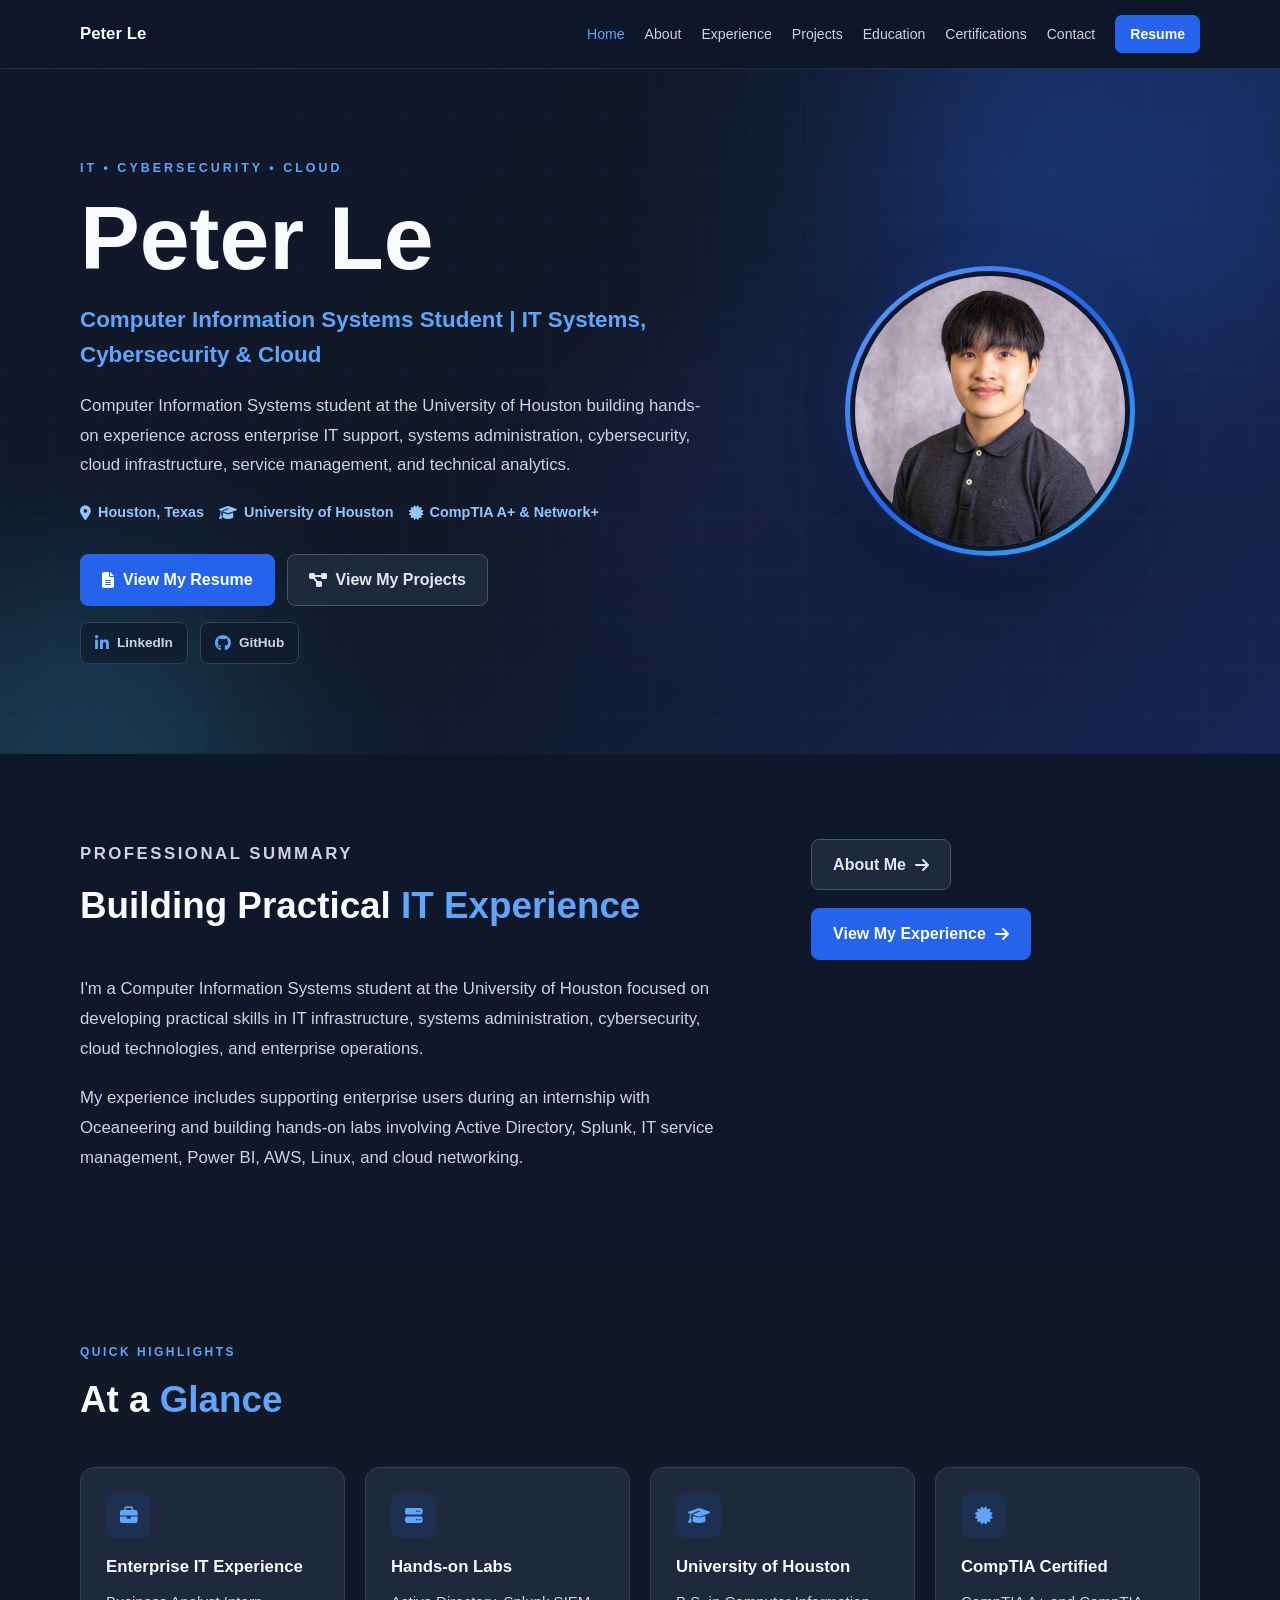
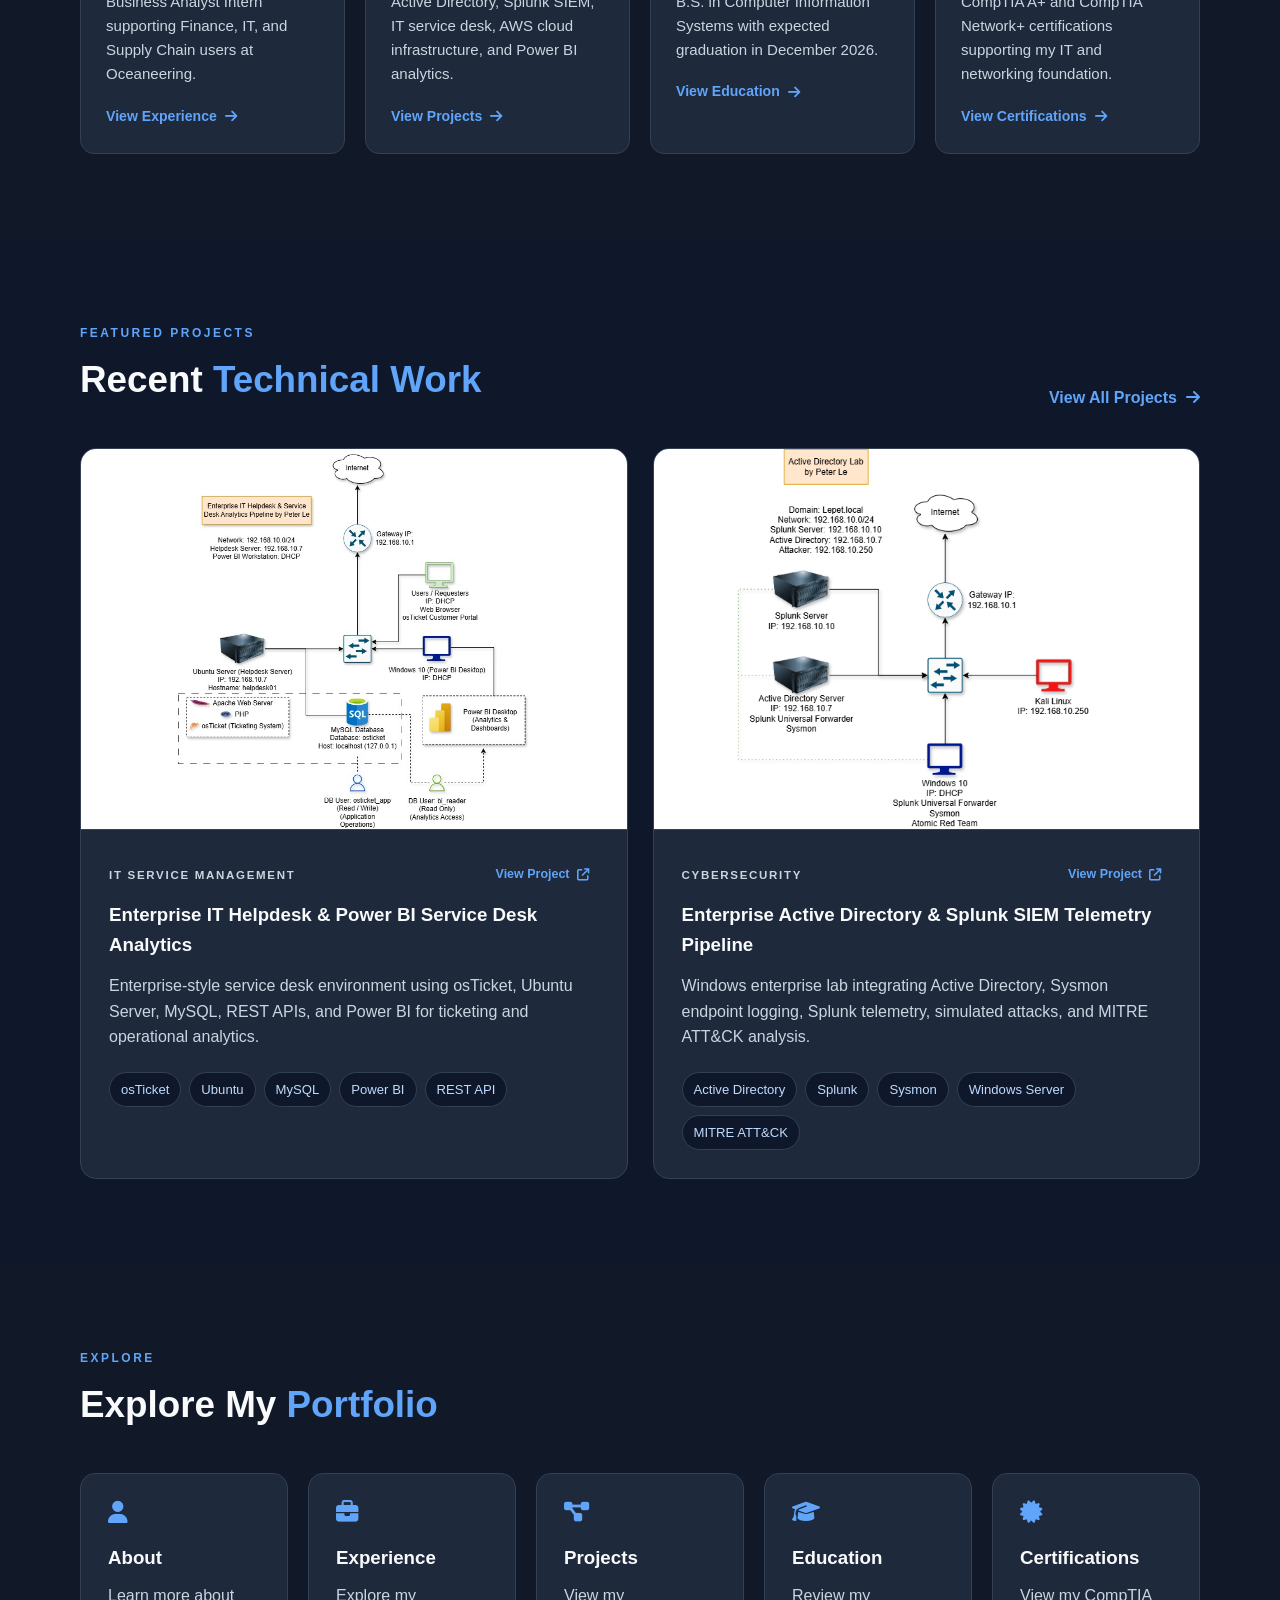
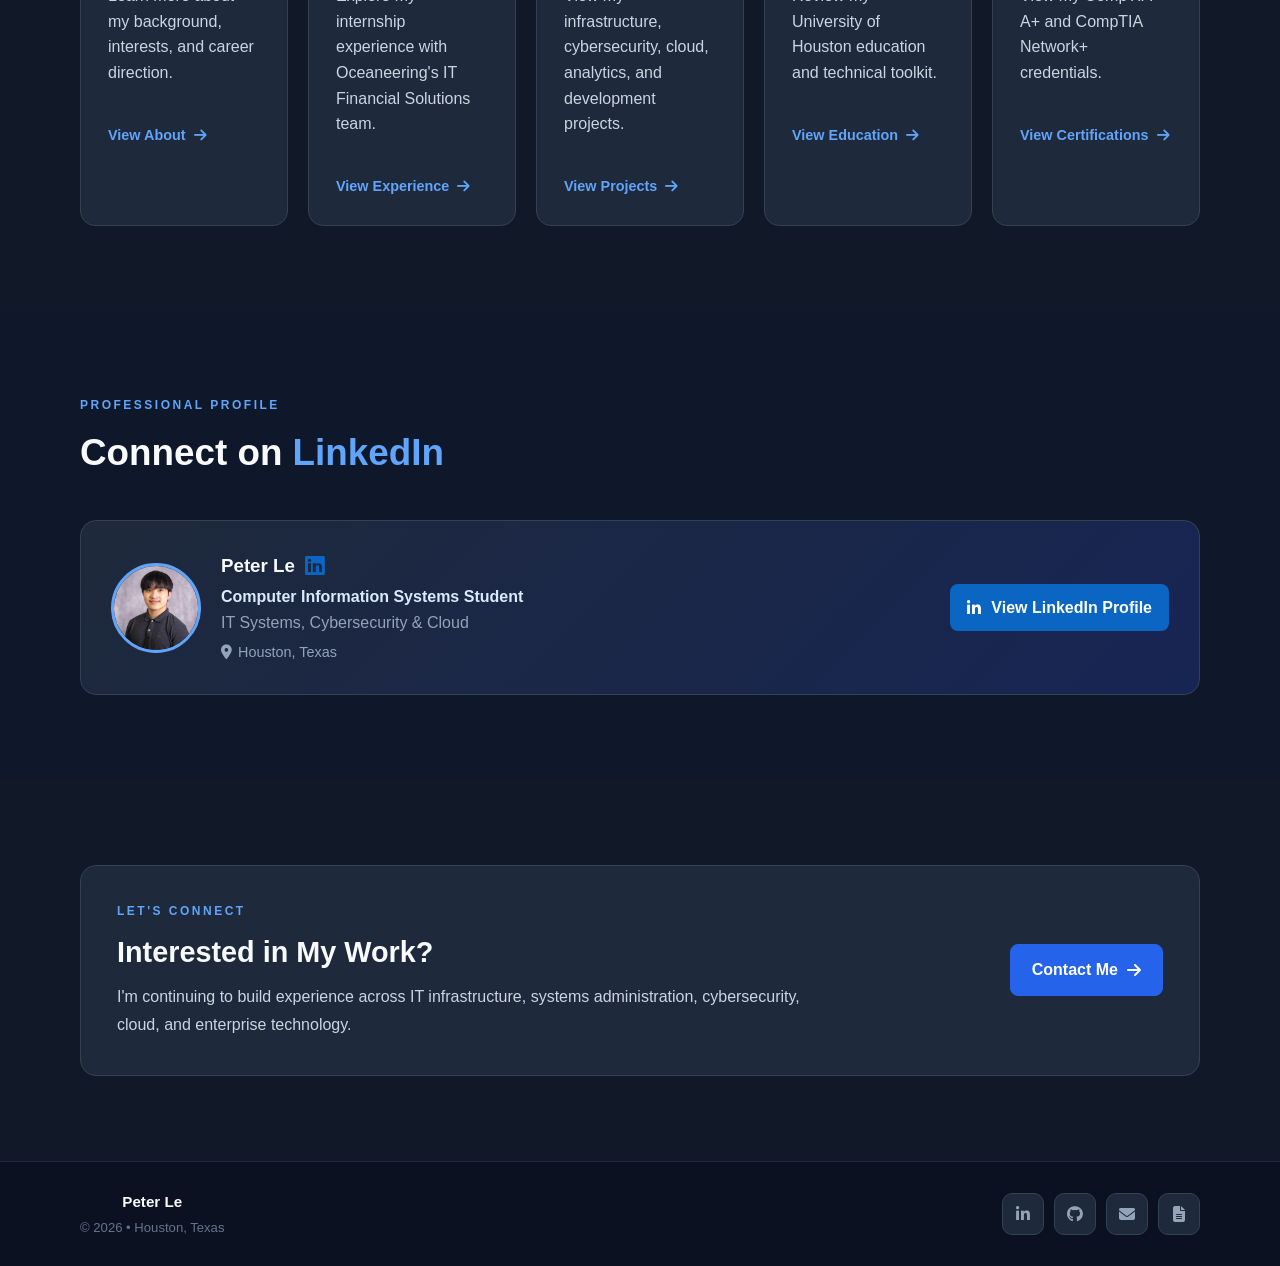
<file: index.html>
<!DOCTYPE html>
<html lang="en">

<head>
  <meta charset="UTF-8" />
  <meta
    name="viewport"
    content="width=device-width, initial-scale=1.0"
  />

  <meta
    name="description"
    content="Peter Le's IT, cybersecurity, cloud, and systems portfolio. Computer Information Systems student at the University of Houston."
  />

  <title>Peter Le | IT, Cybersecurity & Cloud Portfolio</title>

  <link rel="stylesheet" href="style.css" />

  <link
    rel="stylesheet"
    href="https://cdnjs.cloudflare.com/ajax/libs/font-awesome/6.5.2/css/all.min.css"
  />
</head>


<body>


  <!-- =====================================================
       NAVIGATION
  ====================================================== -->

  <nav>

    <div class="container nav-container">

      <a class="nav-name" href="index.html">
        Peter Le
      </a>


      <div class="nav-links">

        <a
          class="active"
          href="index.html"
        >
          Home
        </a>

        <a href="about.html">
          About
        </a>

        <a href="experience.html">
          Experience
        </a>

        <a href="projects.html">
          Projects
        </a>

        <a href="education.html">
          Education
        </a>

        <a href="certifications.html">
          Certifications
        </a>

        <a href="contact.html">
          Contact
        </a>

        <a
          class="nav-resume"
          href="Peter-Le-Resume.pdf"
          target="_blank"
          rel="noopener noreferrer"
        >
          Resume
        </a>

      </div>

    </div>

  </nav>


  <!-- =====================================================
       HERO
  ====================================================== -->

  <header class="hero">

    <div class="hero-grid"></div>

    <div class="hero-blob blob-one"></div>
    <div class="hero-blob blob-two"></div>
    <div class="hero-blob blob-three"></div>


    <div class="container hero-content">


      <!-- HERO TEXT -->

      <div class="hero-text">

        <p class="hero-label">
          IT • CYBERSECURITY • CLOUD
        </p>


        <h1>
          Peter Le
        </h1>


        <h2>
          Computer Information Systems Student
          | IT Systems, Cybersecurity & Cloud
        </h2>


        <p class="hero-description">
          Computer Information Systems student at the University of Houston
          building hands-on experience across enterprise IT support,
          systems administration, cybersecurity, cloud infrastructure,
          service management, and technical analytics.
        </p>


        <!-- HERO CREDENTIALS -->

        <div class="hero-credentials">

          <span>
            <i class="fa-solid fa-location-dot"></i>
            Houston, Texas
          </span>

          <span>
            <i class="fa-solid fa-graduation-cap"></i>
            University of Houston
          </span>

          <span>
            <i class="fa-solid fa-certificate"></i>
            CompTIA A+ & Network+
          </span>

        </div>


        <!-- MAIN HERO BUTTONS -->

        <div class="button-row">

          <a
            href="Peter-Le-Resume.pdf"
            target="_blank"
            rel="noopener noreferrer"
            class="button primary-button"
          >
            <i class="fa-solid fa-file-lines"></i>

            View My Resume
          </a>


          <a
            href="projects.html"
            class="button secondary-button"
          >
            <i class="fa-solid fa-diagram-project"></i>

            View My Projects
          </a>

        </div>


        <!-- LINKEDIN + GITHUB -->

        <div class="hero-social-links">

          <a
            href="https://www.linkedin.com/in/leptr"
            target="_blank"
            rel="noopener noreferrer"
            aria-label="Peter Le on LinkedIn"
          >
            <i class="fa-brands fa-linkedin-in"></i>

            LinkedIn
          </a>


          <a
            href="https://github.com/ptrxle"
            target="_blank"
            rel="noopener noreferrer"
            aria-label="Peter Le on GitHub"
          >
            <i class="fa-brands fa-github"></i>

            GitHub
          </a>

        </div>


      </div>


      <!-- HERO PHOTO -->

      <div class="hero-photo">

        <div class="profile-photo-glow">

          <img
            src="profile.jpg"
            alt="Peter Le"
            class="profile-photo"
          />

        </div>

      </div>


    </div>

  </header>


  <!-- =====================================================
       MAIN CONTENT
  ====================================================== -->

  <main>


    <!-- =====================================================
         PROFESSIONAL SUMMARY
    ====================================================== -->

    <section>

      <div class="container summary-layout reveal">


        <div class="summary-text">

          <p class="section-label">
            PROFESSIONAL SUMMARY
          </p>


          <h2 class="section-title">
            Building Practical
            <span>IT Experience</span>
          </h2>


          <p>
            I'm a Computer Information Systems student at the
            University of Houston focused on developing practical
            skills in IT infrastructure, systems administration,
            cybersecurity, cloud technologies, and enterprise
            operations.
          </p>


          <p>
            My experience includes supporting enterprise users during
            an internship with Oceaneering and building hands-on labs
            involving Active Directory, Splunk, IT service management,
            Power BI, AWS, Linux, and cloud networking.
          </p>

        </div>


        <!-- BOXED SUMMARY BUTTONS -->

        <div class="summary-actions">

          <a
            href="about.html"
            class="button secondary-button"
          >
            About Me

            <i class="fa-solid fa-arrow-right"></i>
          </a>


          <a
            href="experience.html"
            class="button primary-button"
          >
            View My Experience

            <i class="fa-solid fa-arrow-right"></i>
          </a>

        </div>


      </div>

    </section>


    <!-- =====================================================
         QUICK HIGHLIGHTS
    ====================================================== -->

    <section class="alternate-section">

      <div class="container">


        <div class="reveal">

          <p class="section-label">
            QUICK HIGHLIGHTS
          </p>

          <h2 class="section-title">
            At a <span>Glance</span>
          </h2>

        </div>


        <div class="highlight-grid">


          <!-- EXPERIENCE -->

          <article class="info-card reveal">

            <div class="card-icon">
              <i class="fa-solid fa-briefcase"></i>
            </div>


            <h3>
              Enterprise IT Experience
            </h3>


            <p>
              Business Analyst Intern supporting Finance,
              IT, and Supply Chain users at Oceaneering.
            </p>


            <a
              href="experience.html"
              class="card-action-link"
            >
              View Experience

              <i class="fa-solid fa-arrow-right"></i>
            </a>

          </article>


          <!-- PROJECTS -->

          <article class="info-card reveal">

            <div class="card-icon">
              <i class="fa-solid fa-server"></i>
            </div>


            <h3>
              Hands-on Labs
            </h3>


            <p>
              Active Directory, Splunk SIEM, IT service desk,
              AWS cloud infrastructure, and Power BI analytics.
            </p>


            <a
              href="projects.html"
              class="card-action-link"
            >
              View Projects

              <i class="fa-solid fa-arrow-right"></i>
            </a>

          </article>


          <!-- EDUCATION -->

          <article class="info-card reveal">

            <div class="card-icon">
              <i class="fa-solid fa-graduation-cap"></i>
            </div>


            <h3>
              University of Houston
            </h3>


            <p>
              B.S. in Computer Information Systems with expected
              graduation in December 2026.
            </p>


            <a
              href="education.html"
              class="card-action-link"
            >
              View Education

              <i class="fa-solid fa-arrow-right"></i>
            </a>

          </article>


          <!-- CERTIFICATIONS -->

          <article class="info-card reveal">

            <div class="card-icon">
              <i class="fa-solid fa-certificate"></i>
            </div>


            <h3>
              CompTIA Certified
            </h3>


            <p>
              CompTIA A+ and CompTIA Network+ certifications
              supporting my IT and networking foundation.
            </p>


            <a
              href="certifications.html"
              class="card-action-link"
            >
              View Certifications

              <i class="fa-solid fa-arrow-right"></i>
            </a>

          </article>


        </div>

      </div>

    </section>


    <!-- =====================================================
         FEATURED PROJECTS
    ====================================================== -->

    <section>

      <div class="container">


        <div class="section-heading-row reveal">


          <div>

            <p class="section-label">
              FEATURED PROJECTS
            </p>


            <h2 class="section-title no-bottom">
              Recent <span>Technical Work</span>
            </h2>

          </div>


          <a
            href="projects.html"
            class="text-link"
          >
            View All Projects

            <i class="fa-solid fa-arrow-right"></i>
          </a>


        </div>


        <div class="featured-project-grid">


          <!-- HELPDESK PROJECT -->

          <article class="project-card reveal">


            <div class="project-image-container">

              <img
                src="images/helpdesk-pipeline.jpg"
                alt="Enterprise IT Helpdesk and Power BI architecture diagram"
                class="project-image"
              />

            </div>


            <div class="project-content">


              <div class="project-top-row">

                <p class="project-type">
                  IT SERVICE MANAGEMENT
                </p>


                <a
                  href="https://github.com/ptrxle/Enterprise-IT-Helpdesk-Service-Desk-Analytics-Lab"
                  target="_blank"
                  rel="noopener noreferrer"
                  class="project-link-label"
                >
                  View Project

                  <i class="fa-solid fa-arrow-up-right-from-square"></i>
                </a>

              </div>


              <h3>
                Enterprise IT Helpdesk & Power BI Service Desk Analytics
              </h3>


              <p>
                Enterprise-style service desk environment using
                osTicket, Ubuntu Server, MySQL, REST APIs,
                and Power BI for ticketing and operational analytics.
              </p>


              <div class="tech-tags">

                <span class="tech-tag">
                  osTicket
                </span>

                <span class="tech-tag">
                  Ubuntu
                </span>

                <span class="tech-tag">
                  MySQL
                </span>

                <span class="tech-tag">
                  Power BI
                </span>

                <span class="tech-tag">
                  REST API
                </span>

              </div>


            </div>

          </article>


          <!-- ACTIVE DIRECTORY / SPLUNK PROJECT -->

          <article class="project-card reveal">


            <div class="project-image-container">

              <img
                src="images/active-directory-lab.png"
                alt="Active Directory and Splunk SIEM architecture diagram"
                class="project-image"
              />

            </div>


            <div class="project-content">


              <div class="project-top-row">

                <p class="project-type">
                  CYBERSECURITY
                </p>


                <a
                  href="https://github.com/ptrxle/Enterprise-AD-Splunk-Pipeline-Lab"
                  target="_blank"
                  rel="noopener noreferrer"
                  class="project-link-label"
                >
                  View Project

                  <i class="fa-solid fa-arrow-up-right-from-square"></i>
                </a>

              </div>


              <h3>
                Enterprise Active Directory & Splunk SIEM Telemetry Pipeline
              </h3>


              <p>
                Windows enterprise lab integrating Active Directory,
                Sysmon endpoint logging, Splunk telemetry,
                simulated attacks, and MITRE ATT&CK analysis.
              </p>


              <div class="tech-tags">

                <span class="tech-tag">
                  Active Directory
                </span>

                <span class="tech-tag">
                  Splunk
                </span>

                <span class="tech-tag">
                  Sysmon
                </span>

                <span class="tech-tag">
                  Windows Server
                </span>

                <span class="tech-tag">
                  MITRE ATT&CK
                </span>

              </div>


            </div>

          </article>


        </div>

      </div>

    </section>


    <!-- =====================================================
         EXPLORE PORTFOLIO
    ====================================================== -->

    <section class="alternate-section">

      <div class="container">


        <div class="reveal">

          <p class="section-label">
            EXPLORE
          </p>


          <h2 class="section-title">
            Explore My <span>Portfolio</span>
          </h2>

        </div>


        <div class="explore-grid">


          <!-- ABOUT -->

          <article class="explore-card reveal">

            <i class="fa-solid fa-user"></i>


            <h3>
              About
            </h3>


            <p>
              Learn more about my background,
              interests, and career direction.
            </p>


            <a
              href="about.html"
              class="explore-action-link"
            >
              View About

              <i class="fa-solid fa-arrow-right"></i>
            </a>

          </article>


          <!-- EXPERIENCE -->

          <article class="explore-card reveal">

            <i class="fa-solid fa-briefcase"></i>


            <h3>
              Experience
            </h3>


            <p>
              Explore my internship experience
              with Oceaneering's IT Financial Solutions team.
            </p>


            <a
              href="experience.html"
              class="explore-action-link"
            >
              View Experience

              <i class="fa-solid fa-arrow-right"></i>
            </a>

          </article>


          <!-- PROJECTS -->

          <article class="explore-card reveal">

            <i class="fa-solid fa-diagram-project"></i>


            <h3>
              Projects
            </h3>


            <p>
              View my infrastructure, cybersecurity,
              cloud, analytics, and development projects.
            </p>


            <a
              href="projects.html"
              class="explore-action-link"
            >
              View Projects

              <i class="fa-solid fa-arrow-right"></i>
            </a>

          </article>


          <!-- EDUCATION -->

          <article class="explore-card reveal">

            <i class="fa-solid fa-graduation-cap"></i>


            <h3>
              Education
            </h3>


            <p>
              Review my University of Houston education
              and technical toolkit.
            </p>


            <a
              href="education.html"
              class="explore-action-link"
            >
              View Education

              <i class="fa-solid fa-arrow-right"></i>
            </a>

          </article>


          <!-- CERTIFICATIONS -->

          <article class="explore-card reveal">

            <i class="fa-solid fa-certificate"></i>


            <h3>
              Certifications
            </h3>


            <p>
              View my CompTIA A+ and
              CompTIA Network+ credentials.
            </p>


            <a
              href="certifications.html"
              class="explore-action-link"
            >
              View Certifications

              <i class="fa-solid fa-arrow-right"></i>
            </a>

          </article>


        </div>

      </div>

    </section>


    <!-- =====================================================
         LINKEDIN PROFILE
    ====================================================== -->

    <section>

      <div class="container reveal">


        <p class="section-label">
          PROFESSIONAL PROFILE
        </p>


        <h2 class="section-title">
          Connect on <span>LinkedIn</span>
        </h2>


        <div class="linkedin-card">


          <div class="linkedin-left">


            <img
              src="profile.jpg"
              alt="Peter Le"
              class="linkedin-photo"
            />


            <div>


              <div class="linkedin-name-row">

                <h3>
                  Peter Le
                </h3>

                <i class="fa-brands fa-linkedin"></i>

              </div>


              <p class="linkedin-title">
                Computer Information Systems Student
              </p>


              <p class="linkedin-subtitle">
                IT Systems, Cybersecurity & Cloud
              </p>


              <p class="linkedin-location">

                <i class="fa-solid fa-location-dot"></i>

                Houston, Texas

              </p>


            </div>


          </div>


          <a
            href="https://www.linkedin.com/in/leptr"
            target="_blank"
            rel="noopener noreferrer"
            class="linkedin-action"
          >

            <i class="fa-brands fa-linkedin-in"></i>

            View LinkedIn Profile

          </a>


        </div>


      </div>

    </section>


    <!-- =====================================================
         CONTACT CTA
    ====================================================== -->

    <section class="alternate-section">

      <div class="container reveal">


        <div class="github-project-cta">


          <div>

            <p class="section-label">
              LET'S CONNECT
            </p>


            <h2>
              Interested in My Work?
            </h2>


            <p>
              I'm continuing to build experience across IT infrastructure,
              systems administration, cybersecurity, cloud,
              and enterprise technology.
            </p>

          </div>


          <a
            href="contact.html"
            class="button primary-button"
          >
            Contact Me

            <i class="fa-solid fa-arrow-right"></i>
          </a>


        </div>


      </div>

    </section>


  </main>


  <!-- =====================================================
       FOOTER
  ====================================================== -->

  <footer class="site-footer">


    <div class="container footer-content">


      <div class="footer-info">

        <strong>
          Peter Le
        </strong>

        <span>
          © 2026 • Houston, Texas
        </span>

      </div>


      <div class="footer-links">


        <a
          href="https://www.linkedin.com/in/leptr"
          target="_blank"
          rel="noopener noreferrer"
          aria-label="Peter Le on LinkedIn"
          title="LinkedIn"
        >
          <i class="fa-brands fa-linkedin-in"></i>
        </a>


        <a
          href="https://github.com/ptrxle"
          target="_blank"
          rel="noopener noreferrer"
          aria-label="Peter Le on GitHub"
          title="GitHub"
        >
          <i class="fa-brands fa-github"></i>
        </a>


        <a
          href="mailto:lepeter2022@gmail.com"
          aria-label="Email Peter Le"
          title="Email"
        >
          <i class="fa-solid fa-envelope"></i>
        </a>


        <a
          href="Peter-Le-Resume.pdf"
          target="_blank"
          rel="noopener noreferrer"
          aria-label="View Peter Le's resume"
          title="Resume"
        >
          <i class="fa-solid fa-file-lines"></i>
        </a>


      </div>


    </div>


  </footer>


  <script src="script.js"></script>


</body>

</html>
</file>
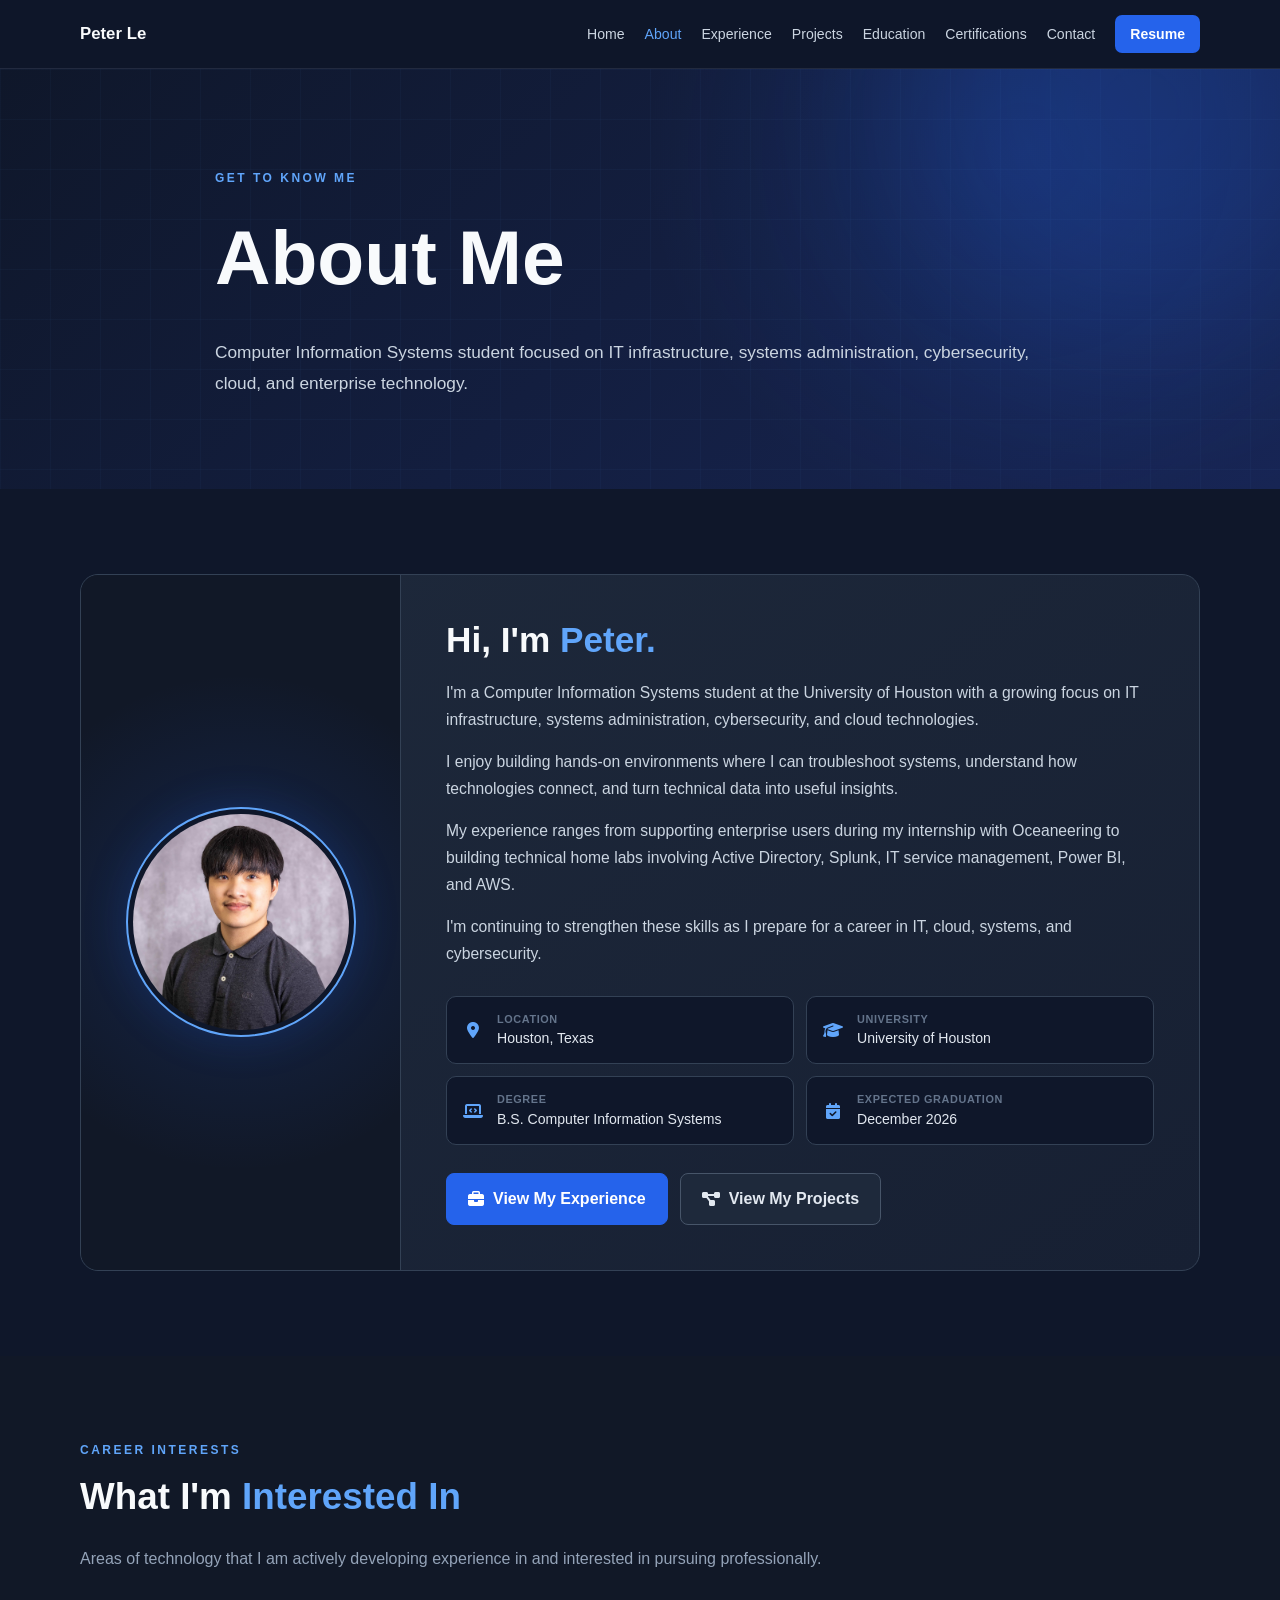
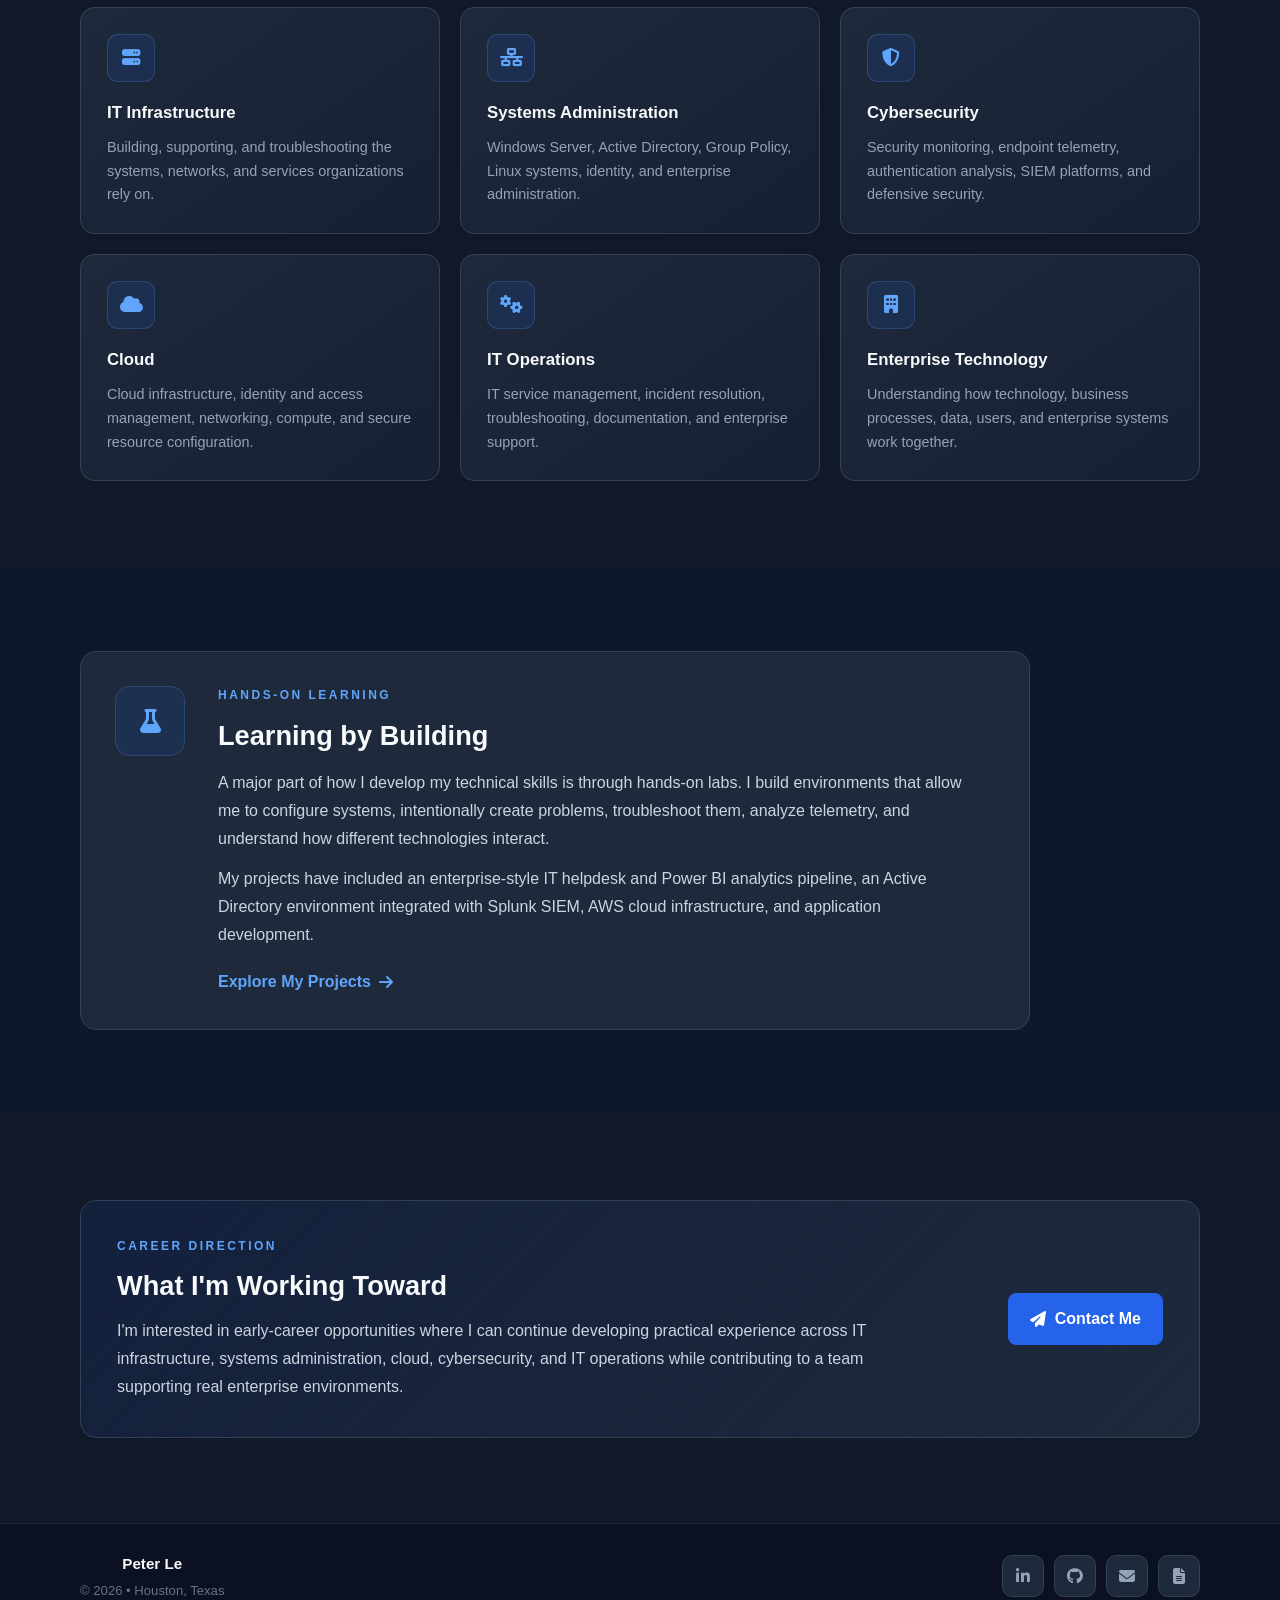
<file: about.html>
<!DOCTYPE html>
<html lang="en">

<head>
  <meta charset="UTF-8" />

  <meta
    name="viewport"
    content="width=device-width, initial-scale=1.0"
  />

  <title>About | Peter Le</title>

  <link rel="stylesheet" href="style.css" />

  <link
    rel="stylesheet"
    href="https://cdnjs.cloudflare.com/ajax/libs/font-awesome/6.5.2/css/all.min.css"
  />
</head>

<body>

  <!-- =========================
       NAVIGATION
  ========================== -->

  <nav>

    <div class="container nav-container">

      <a class="nav-name" href="index.html">
        Peter Le
      </a>

      <div class="nav-links">

        <a href="index.html">
          Home
        </a>

        <a
          class="active"
          href="about.html"
        >
          About
        </a>

        <a href="experience.html">
          Experience
        </a>

        <a href="projects.html">
          Projects
        </a>

        <a href="education.html">
          Education
        </a>

        <a href="certifications.html">
          Certifications
        </a>

        <a href="contact.html">
          Contact
        </a>

        <a
          class="nav-resume"
          href="Peter-Le-Resume.pdf"
          target="_blank"
          rel="noopener noreferrer"
        >
          Resume
        </a>

      </div>

    </div>

  </nav>


  <!-- =========================
       PAGE HEADER
  ========================== -->

  <header class="page-header">

    <div class="page-header-grid"></div>

    <div class="hero-blob blob-one"></div>

    <div class="container page-header-content">

      <p class="section-label">
        GET TO KNOW ME
      </p>

      <h1>
        About Me
      </h1>

      <p>
        Computer Information Systems student focused on
        IT infrastructure, systems administration,
        cybersecurity, cloud, and enterprise technology.
      </p>

    </div>

  </header>


  <main>


    <!-- =========================
         ABOUT INTRODUCTION
    ========================== -->

    <section>

      <div class="container">

        <div class="about-profile-card reveal">


          <!-- PHOTO -->

          <div class="about-photo-side">

            <div class="about-photo-wrapper">

              <img
                src="profile.jpg"
                alt="Peter Le"
                class="about-photo"
              />

            </div>

          </div>


          <!-- ABOUT TEXT -->

          <div class="about-profile-content">

          

            <h2>
              Hi, I'm <span>Peter.</span>
            </h2>

            <p>
              I'm a Computer Information Systems student at the
              University of Houston with a growing focus on IT
              infrastructure, systems administration, cybersecurity,
              and cloud technologies.
            </p>

            <p>
              I enjoy building hands-on environments where I can
              troubleshoot systems, understand how technologies
              connect, and turn technical data into useful insights.
            </p>

            <p>
              My experience ranges from supporting enterprise users
              during my internship with Oceaneering to building
              technical home labs involving Active Directory,
              Splunk, IT service management, Power BI, and AWS.
            </p>

            <p>
              I'm continuing to strengthen these skills as I prepare
              for a career in IT, cloud, systems, and cybersecurity.
            </p>


            <!-- QUICK DETAILS -->

            <div class="about-details">

              <div>

                <i class="fa-solid fa-location-dot"></i>

                <span>

                  <small>
                    Location
                  </small>

                  Houston, Texas

                </span>

              </div>


              <div>

                <i class="fa-solid fa-graduation-cap"></i>

                <span>

                  <small>
                    University
                  </small>

                  University of Houston

                </span>

              </div>


              <div>

                <i class="fa-solid fa-laptop-code"></i>

                <span>

                  <small>
                    Degree
                  </small>

                  B.S. Computer Information Systems

                </span>

              </div>


              <div>

                <i class="fa-solid fa-calendar-check"></i>

                <span>

                  <small>
                    Expected Graduation
                  </small>

                  December 2026

                </span>

              </div>

            </div>


            <!-- BUTTONS -->

            <div class="about-buttons">

              <a
                href="experience.html"
                class="button primary-button"
              >

                <i class="fa-solid fa-briefcase"></i>

                View My Experience

              </a>


              <a
                href="projects.html"
                class="button secondary-button"
              >

                <i class="fa-solid fa-diagram-project"></i>

                View My Projects

              </a>

            </div>

          </div>


        </div>

      </div>

    </section>


    <!-- =========================
         CAREER INTERESTS
    ========================== -->

    <section class="alternate-section">

      <div class="container">

        <div class="reveal">

          <p class="section-label">
            CAREER INTERESTS
          </p>

          <h2 class="section-title">
            What I'm <span>Interested In</span>
          </h2>

          <p class="section-intro">
            Areas of technology that I am actively developing
            experience in and interested in pursuing professionally.
          </p>

        </div>


        <div class="about-interests-grid">


          <!-- IT INFRASTRUCTURE -->

          <article class="about-interest-card reveal">

            <div class="about-interest-icon">

              <i class="fa-solid fa-server"></i>

            </div>

            <h3>
              IT Infrastructure
            </h3>

            <p>
              Building, supporting, and troubleshooting the systems,
              networks, and services organizations rely on.
            </p>

          </article>


          <!-- SYSTEMS ADMINISTRATION -->

          <article class="about-interest-card reveal">

            <div class="about-interest-icon">

              <i class="fa-solid fa-network-wired"></i>

            </div>

            <h3>
              Systems Administration
            </h3>

            <p>
              Windows Server, Active Directory, Group Policy,
              Linux systems, identity, and enterprise administration.
            </p>

          </article>


          <!-- CYBERSECURITY -->

          <article class="about-interest-card reveal">

            <div class="about-interest-icon">

              <i class="fa-solid fa-shield-halved"></i>

            </div>

            <h3>
              Cybersecurity
            </h3>

            <p>
              Security monitoring, endpoint telemetry, authentication
              analysis, SIEM platforms, and defensive security.
            </p>

          </article>


          <!-- CLOUD -->

          <article class="about-interest-card reveal">

            <div class="about-interest-icon">

              <i class="fa-solid fa-cloud"></i>

            </div>

            <h3>
              Cloud
            </h3>

            <p>
              Cloud infrastructure, identity and access management,
              networking, compute, and secure resource configuration.
            </p>

          </article>


          <!-- IT OPERATIONS -->

          <article class="about-interest-card reveal">

            <div class="about-interest-icon">

              <i class="fa-solid fa-gears"></i>

            </div>

            <h3>
              IT Operations
            </h3>

            <p>
              IT service management, incident resolution,
              troubleshooting, documentation, and enterprise support.
            </p>

          </article>


          <!-- ENTERPRISE TECHNOLOGY -->

          <article class="about-interest-card reveal">

            <div class="about-interest-icon">

              <i class="fa-solid fa-building"></i>

            </div>

            <h3>
              Enterprise Technology
            </h3>

            <p>
              Understanding how technology, business processes,
              data, users, and enterprise systems work together.
            </p>

          </article>


        </div>

      </div>

    </section>


    <!-- =========================
         HANDS-ON LEARNING
    ========================== -->

    <section>

      <div class="container">

        <div class="about-learning reveal">


          <div class="about-learning-icon">

            <i class="fa-solid fa-flask"></i>

          </div>


          <div class="about-learning-content">

            <p class="section-label">
              HANDS-ON LEARNING
            </p>

            <h2>
              Learning by Building
            </h2>

            <p>
              A major part of how I develop my technical skills is
              through hands-on labs. I build environments that allow
              me to configure systems, intentionally create problems,
              troubleshoot them, analyze telemetry, and understand
              how different technologies interact.
            </p>

            <p>
              My projects have included an enterprise-style IT
              helpdesk and Power BI analytics pipeline, an Active
              Directory environment integrated with Splunk SIEM,
              AWS cloud infrastructure, and application development.
            </p>


            <a
              href="projects.html"
              class="about-text-link"
            >

              Explore My Projects

              <i class="fa-solid fa-arrow-right"></i>

            </a>

          </div>


        </div>

      </div>

    </section>


    <!-- =========================
         CAREER DIRECTION
    ========================== -->

    <section class="alternate-section">

      <div class="container">

        <div class="about-career-card reveal">


          <div>

            <p class="section-label">
              CAREER DIRECTION
            </p>

            <h2>
              What I'm Working Toward
            </h2>

            <p>
              I'm interested in early-career opportunities where I
              can continue developing practical experience across
              IT infrastructure, systems administration, cloud,
              cybersecurity, and IT operations while contributing
              to a team supporting real enterprise environments.
            </p>

          </div>


          <a
            href="contact.html"
            class="button primary-button"
          >

            <i class="fa-solid fa-paper-plane"></i>

            Contact Me

          </a>


        </div>

      </div>

    </section>


  </main>


  <!-- =========================
       FOOTER
  ========================== -->

  <footer class="site-footer">

    <div class="container footer-content">


      <div class="footer-info">

        <strong>
          Peter Le
        </strong>

        <span>
          © 2026 • Houston, Texas
        </span>

      </div>


      <div class="footer-links">


        <!-- LINKEDIN -->

        <a
          href="https://www.linkedin.com/in/leptr"
          target="_blank"
          rel="noopener noreferrer"
          aria-label="Peter Le on LinkedIn"
          title="LinkedIn"
        >

          <i class="fa-brands fa-linkedin-in"></i>

        </a>


        <!-- GITHUB -->

        <a
          href="https://github.com/ptrxle"
          target="_blank"
          rel="noopener noreferrer"
          aria-label="Peter Le on GitHub"
          title="GitHub"
        >

          <i class="fa-brands fa-github"></i>

        </a>


        <!-- EMAIL -->

        <a
          href="mailto:lepeter2022@gmail.com"
          aria-label="Email Peter Le"
          title="Email"
        >

          <i class="fa-solid fa-envelope"></i>

        </a>


        <!-- RESUME -->

        <a
          href="Peter-Le-Resume.pdf"
          target="_blank"
          rel="noopener noreferrer"
          aria-label="View Peter Le's resume"
          title="Resume"
        >

          <i class="fa-solid fa-file-lines"></i>

        </a>


      </div>


    </div>

  </footer>


  <script src="script.js"></script>

</body>

</html>
</file>
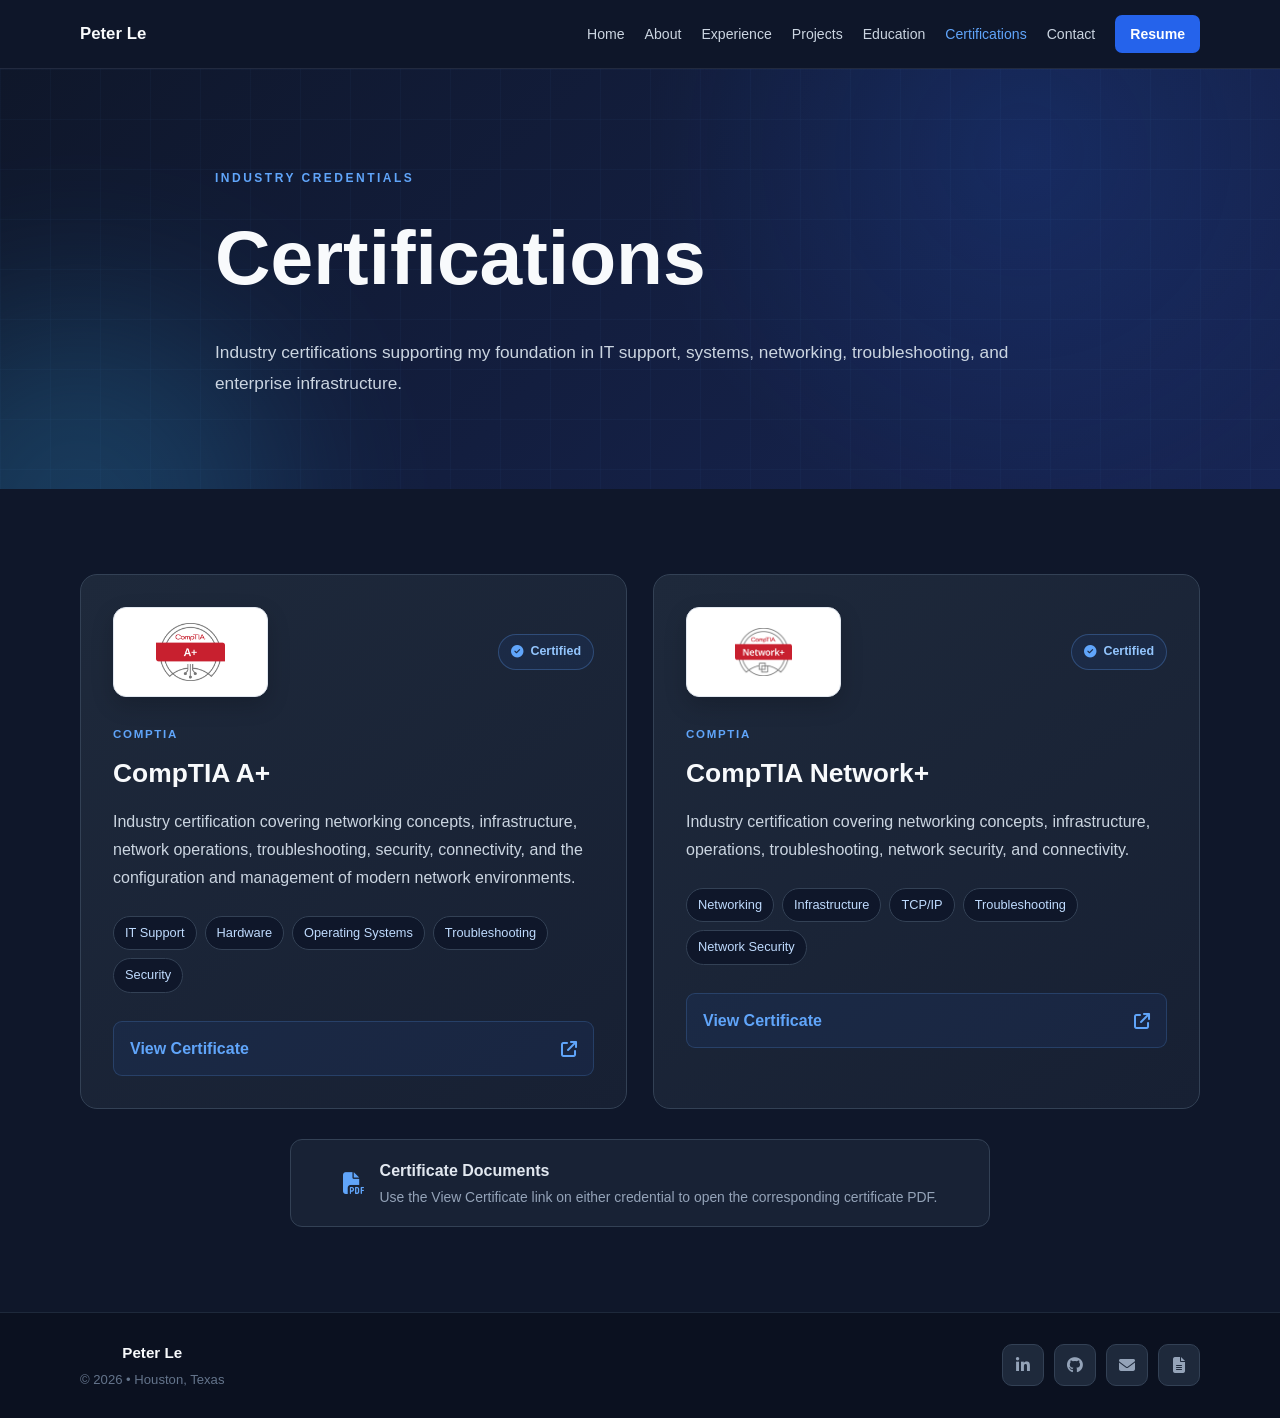
<file: certifications.html>
<!DOCTYPE html>
<html lang="en">

<head>

  <meta charset="UTF-8" />

  <meta
    name="viewport"
    content="width=device-width, initial-scale=1.0"
  />

  <title>Certifications | Peter Le</title>

  <link rel="stylesheet" href="style.css" />

  <link
    rel="stylesheet"
    href="https://cdnjs.cloudflare.com/ajax/libs/font-awesome/6.5.2/css/all.min.css"
  />

</head>


<body>


  <!-- =========================
       NAVIGATION
  ========================== -->

  <nav>

    <div class="container nav-container">

      <a class="nav-name" href="index.html">
        Peter Le
      </a>


      <div class="nav-links">

        <a href="index.html">
          Home
        </a>

        <a href="about.html">
          About
        </a>

        <a href="experience.html">
          Experience
        </a>

        <a href="projects.html">
          Projects
        </a>

        <a href="education.html">
          Education
        </a>

        <a
          class="active"
          href="certifications.html"
        >
          Certifications
        </a>

        <a href="contact.html">
          Contact
        </a>

        <a
          class="nav-resume"
          href="Peter-Le-Resume.pdf"
          target="_blank"
          rel="noopener noreferrer"
        >
          Resume
        </a>

      </div>

    </div>

  </nav>


  <!-- =========================
       PAGE HEADER
  ========================== -->

  <header class="page-header">

    <div class="page-header-grid"></div>

    <div class="hero-blob blob-two"></div>


    <div class="container page-header-content">

      <p class="section-label">
        INDUSTRY CREDENTIALS
      </p>

      <h1>
        Certifications
      </h1>

      <p>
        Industry certifications supporting my foundation
        in IT support, systems, networking, troubleshooting,
        and enterprise infrastructure.
      </p>

    </div>

  </header>


  <main>


    <!-- =========================
         CERTIFICATIONS
    ========================== -->

    <section>

      <div class="container">


        <div class="certifications-grid">


          <!-- =========================
               COMPTIA A+
          ========================== -->

          <article class="cert-card reveal">


            <div class="cert-card-top">


              <div class="cert-logo-box">

                <img
                  src="images/comptia-a-plus.png"
                  alt="CompTIA A+ certification logo"
                  class="cert-logo cert-logo-a"
                />

              </div>


              <div class="cert-status">

                <i class="fa-solid fa-circle-check"></i>

                Certified

              </div>


            </div>


            <div class="cert-content">


              <p class="project-type">
                COMPTIA
              </p>


              <h2>
                CompTIA A+
              </h2>


              <p>
                Industry certification covering networking
                concepts, infrastructure, network operations,
                troubleshooting, security, connectivity, and
                the configuration and management of modern
                network environments.
              </p>


              <div class="cert-skills">

                <span>
                  IT Support
                </span>

                <span>
                  Hardware
                </span>

                <span>
                  Operating Systems
                </span>

                <span>
                  Troubleshooting
                </span>

                <span>
                  Security
                </span>

              </div>


              <a
                href="CompTIA-A-Certificate.pdf"
                target="_blank"
                rel="noopener noreferrer"
                class="certificate-link"
              >

                <span>
                  View Certificate
                </span>

                <i
                  class="fa-solid fa-arrow-up-right-from-square"
                ></i>

              </a>


            </div>


          </article>


          <!-- =========================
               COMPTIA NETWORK+
          ========================== -->

          <article class="cert-card reveal">


            <div class="cert-card-top">


              <div class="cert-logo-box">

                <img
                  src="images/comptia-network-plus.png"
                  alt="CompTIA Network+ certification logo"
                  class="cert-logo cert-logo-network"
                />

              </div>


              <div class="cert-status">

                <i class="fa-solid fa-circle-check"></i>

                Certified

              </div>


            </div>


            <div class="cert-content">


              <p class="project-type">
                COMPTIA
              </p>


              <h2>
                CompTIA Network+
              </h2>


              <p>
                Industry certification covering networking
                concepts, infrastructure, operations,
                troubleshooting, network security, and
                connectivity.
              </p>


              <div class="cert-skills">

                <span>
                  Networking
                </span>

                <span>
                  Infrastructure
                </span>

                <span>
                  TCP/IP
                </span>

                <span>
                  Troubleshooting
                </span>

                <span>
                  Network Security
                </span>

              </div>


              <a
                href="CompTIA-Network-Plus-Certificate.pdf"
                target="_blank"
                rel="noopener noreferrer"
                class="certificate-link"
              >

                <span>
                  View Certificate
                </span>

                <i
                  class="fa-solid fa-arrow-up-right-from-square"
                ></i>

              </a>


            </div>


          </article>


        </div>


        <!-- =========================
             PDF NOTE
        ========================== -->

        <div class="certificate-note reveal">

          <i class="fa-solid fa-file-pdf"></i>

          <div>

            <strong>
              Certificate Documents
            </strong>

            <p>
              Use the View Certificate link on either credential
              to open the corresponding certificate PDF.
            </p>

          </div>

        </div>


      </div>

    </section>


  </main>


  <!-- =========================
       FOOTER
  ========================== -->

  <footer class="site-footer">

    <div class="container footer-content">


      <div class="footer-info">

        <strong>
          Peter Le
        </strong>

        <span>
          © 2026 • Houston, Texas
        </span>

      </div>


      <div class="footer-links">


        <a
          href="https://www.linkedin.com/in/leptr"
          target="_blank"
          rel="noopener noreferrer"
          aria-label="Peter Le on LinkedIn"
          title="LinkedIn"
        >

          <i class="fa-brands fa-linkedin-in"></i>

        </a>


        <a
          href="https://github.com/ptrxle"
          target="_blank"
          rel="noopener noreferrer"
          aria-label="Peter Le on GitHub"
          title="GitHub"
        >

          <i class="fa-brands fa-github"></i>

        </a>


        <a
          href="mailto:lepeter2022@gmail.com"
          aria-label="Email Peter Le"
          title="Email"
        >

          <i class="fa-solid fa-envelope"></i>

        </a>


        <a
          href="Peter-Le-Resume.pdf"
          target="_blank"
          rel="noopener noreferrer"
          aria-label="View Peter Le's resume"
          title="Resume"
        >

          <i class="fa-solid fa-file-lines"></i>

        </a>


      </div>


    </div>

  </footer>


  <script src="script.js"></script>


</body>

</html>
</file>
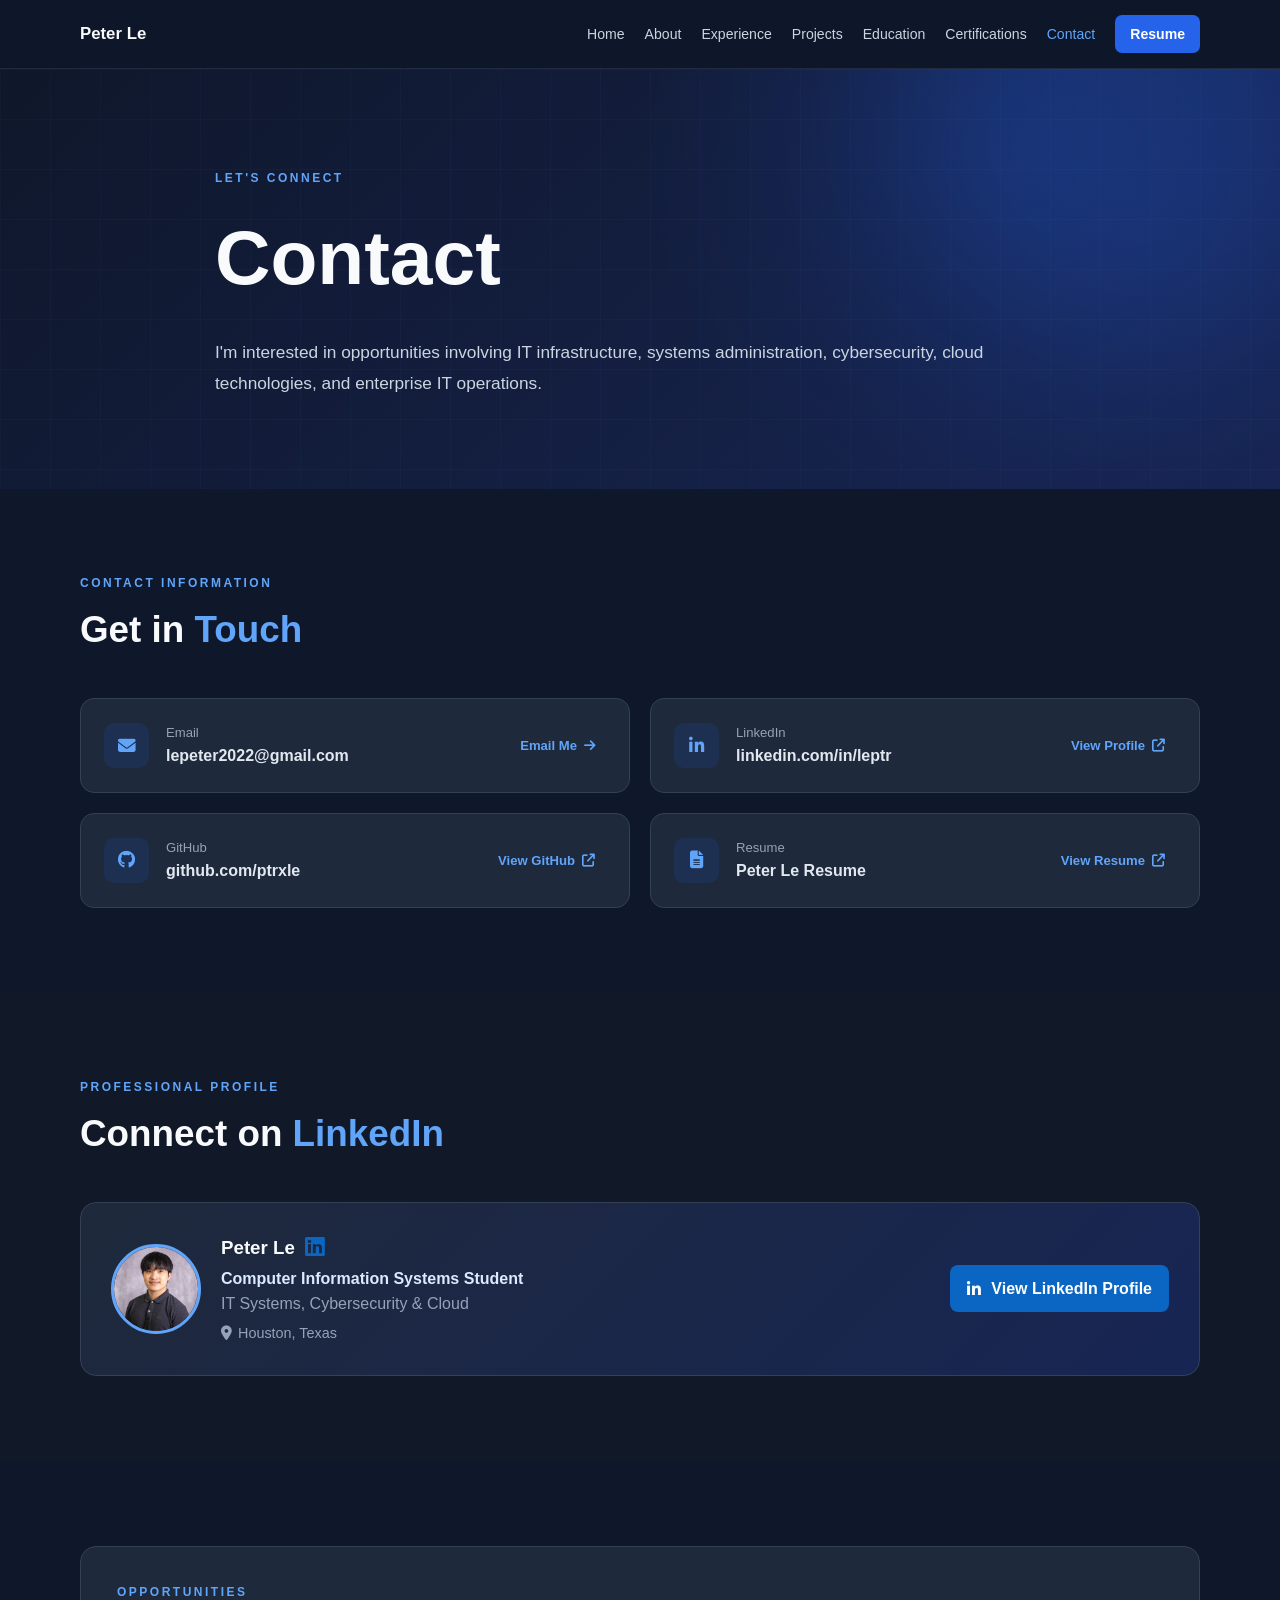
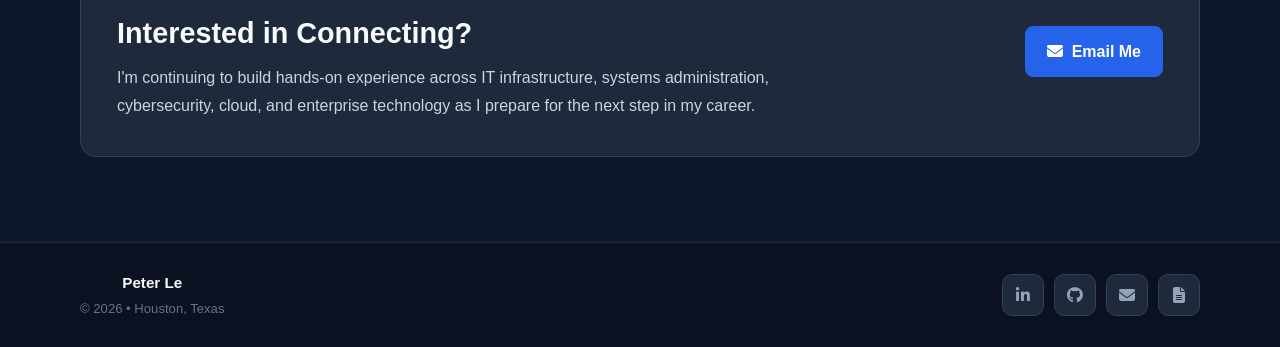
<file: contact.html>
<!DOCTYPE html>
<html lang="en">

<head>
  <meta charset="UTF-8" />
  <meta
    name="viewport"
    content="width=device-width, initial-scale=1.0"
  />

  <title>Contact | Peter Le</title>

  <link rel="stylesheet" href="style.css" />

  <link
    rel="stylesheet"
    href="https://cdnjs.cloudflare.com/ajax/libs/font-awesome/6.5.2/css/all.min.css"
  />
</head>

<body>

  <!-- =========================
       NAVIGATION
  ========================== -->

  <nav>

    <div class="container nav-container">

      <a class="nav-name" href="index.html">
        Peter Le
      </a>

      <div class="nav-links">

        <a href="index.html">
          Home
        </a>

        <a href="about.html">
          About
        </a>

        <a href="experience.html">
          Experience
        </a>

        <a href="projects.html">
          Projects
        </a>

        <a href="education.html">
          Education
        </a>

        <a href="certifications.html">
          Certifications
        </a>

        <a
          class="active"
          href="contact.html"
        >
          Contact
        </a>

        <a
          class="nav-resume"
          href="Peter-Le-Resume.pdf"
          target="_blank"
          rel="noopener noreferrer"
        >
          Resume
        </a>

      </div>

    </div>

  </nav>


  <!-- =========================
       PAGE HEADER
  ========================== -->

  <header class="page-header">

    <div class="page-header-grid"></div>

    <div class="hero-blob blob-one"></div>

    <div class="container page-header-content">

      <p class="section-label">
        LET'S CONNECT
      </p>

      <h1>
        Contact
      </h1>

      <p>
        I'm interested in opportunities involving IT infrastructure,
        systems administration, cybersecurity, cloud technologies,
        and enterprise IT operations.
      </p>

    </div>

  </header>


  <main>

    <!-- =========================
         CONTACT OPTIONS
    ========================== -->

    <section>

      <div class="container">

        <div class="section-heading-row reveal">

          <div>

            <p class="section-label">
              CONTACT INFORMATION
            </p>

            <h2 class="section-title no-bottom">
              Get in <span>Touch</span>
            </h2>

          </div>

        </div>


        <div class="contact-page-grid">


          <!-- EMAIL -->

          <article class="contact-option reveal">

            <div class="contact-option-icon">
              <i class="fa-solid fa-envelope"></i>
            </div>

            <div>

              <span>
                Email
              </span>

              <strong>
                lepeter2022@gmail.com
              </strong>

            </div>

            <a
              href="mailto:lepeter2022@gmail.com"
              class="contact-action-link"
              aria-label="Email Peter Le"
            >
              Email Me
              <i class="fa-solid fa-arrow-right"></i>
            </a>

          </article>


          <!-- LINKEDIN -->

          <article class="contact-option reveal">

            <div class="contact-option-icon">
              <i class="fa-brands fa-linkedin-in"></i>
            </div>

            <div>

              <span>
                LinkedIn
              </span>

              <strong>
                linkedin.com/in/leptr
              </strong>

            </div>

            <a
              href="https://www.linkedin.com/in/leptr"
              target="_blank"
              rel="noopener noreferrer"
              class="contact-action-link"
              aria-label="View Peter Le on LinkedIn"
            >
              View Profile
              <i class="fa-solid fa-arrow-up-right-from-square"></i>
            </a>

          </article>


          <!-- GITHUB -->

          <article class="contact-option reveal">

            <div class="contact-option-icon">
              <i class="fa-brands fa-github"></i>
            </div>

            <div>

              <span>
                GitHub
              </span>

              <strong>
                github.com/ptrxle
              </strong>

            </div>

            <a
              href="https://github.com/ptrxle"
              target="_blank"
              rel="noopener noreferrer"
              class="contact-action-link"
              aria-label="View Peter Le on GitHub"
            >
              View GitHub
              <i class="fa-solid fa-arrow-up-right-from-square"></i>
            </a>

          </article>


          <!-- RESUME -->

          <article class="contact-option reveal">

            <div class="contact-option-icon">
              <i class="fa-solid fa-file-lines"></i>
            </div>

            <div>

              <span>
                Resume
              </span>

              <strong>
                Peter Le Resume
              </strong>

            </div>

            <a
              href="Peter-Le-Resume.pdf"
              target="_blank"
              rel="noopener noreferrer"
              class="contact-action-link"
              aria-label="View Peter Le's resume"
            >
              View Resume
              <i class="fa-solid fa-arrow-up-right-from-square"></i>
            </a>

          </article>


        </div>

      </div>

    </section>


    <!-- =========================
         LINKEDIN PROFILE CARD
    ========================== -->

    <section class="alternate-section">

      <div class="container reveal">

        <p class="section-label">
          PROFESSIONAL PROFILE
        </p>

        <h2 class="section-title">
          Connect on <span>LinkedIn</span>
        </h2>


        <div class="linkedin-card">

          <div class="linkedin-left">

            <img
              src="profile.jpg"
              alt="Peter Le"
              class="linkedin-photo"
            />

            <div>

              <div class="linkedin-name-row">

                <h3>
                  Peter Le
                </h3>

                <i class="fa-brands fa-linkedin"></i>

              </div>

              <p class="linkedin-title">
                Computer Information Systems Student
              </p>

              <p class="linkedin-subtitle">
                IT Systems, Cybersecurity & Cloud
              </p>

              <p class="linkedin-location">

                <i class="fa-solid fa-location-dot"></i>

                Houston, Texas

              </p>

            </div>

          </div>


          <a
            href="https://www.linkedin.com/in/leptr"
            target="_blank"
            rel="noopener noreferrer"
            class="linkedin-action"
          >

            <i class="fa-brands fa-linkedin-in"></i>

            View LinkedIn Profile

          </a>

        </div>

      </div>

    </section>


    <!-- =========================
         CLOSING CTA
    ========================== -->

    <section>

      <div class="container reveal">

        <div class="github-project-cta">

          <div>

            <p class="section-label">
              OPPORTUNITIES
            </p>

            <h2>
              Interested in Connecting?
            </h2>

            <p>
              I'm continuing to build hands-on experience across
              IT infrastructure, systems administration,
              cybersecurity, cloud, and enterprise technology
              as I prepare for the next step in my career.
            </p>

          </div>

          <a
            href="mailto:lepeter2022@gmail.com"
            class="button primary-button"
          >

            <i class="fa-solid fa-envelope"></i>

            Email Me

          </a>

        </div>

      </div>

    </section>

  </main>


  <!-- =========================
       FOOTER
  ========================== -->

  <footer class="site-footer">

    <div class="container footer-content">

      <div class="footer-info">

        <strong>
          Peter Le
        </strong>

        <span>
          © 2026 • Houston, Texas
        </span>

      </div>


      <div class="footer-links">

        <a
          href="https://www.linkedin.com/in/leptr"
          target="_blank"
          rel="noopener noreferrer"
          aria-label="Peter Le on LinkedIn"
          title="LinkedIn"
        >
          <i class="fa-brands fa-linkedin-in"></i>
        </a>

        <a
          href="https://github.com/ptrxle"
          target="_blank"
          rel="noopener noreferrer"
          aria-label="Peter Le on GitHub"
          title="GitHub"
        >
          <i class="fa-brands fa-github"></i>
        </a>

        <a
          href="mailto:lepeter2022@gmail.com"
          aria-label="Email Peter Le"
          title="Email"
        >
          <i class="fa-solid fa-envelope"></i>
        </a>

        <a
          href="Peter-Le-Resume.pdf"
          target="_blank"
          rel="noopener noreferrer"
          aria-label="View Peter Le's resume"
          title="Resume"
        >
          <i class="fa-solid fa-file-lines"></i>
        </a>

      </div>

    </div>

  </footer>


  <script src="script.js"></script>

</body>

</html>
</file>
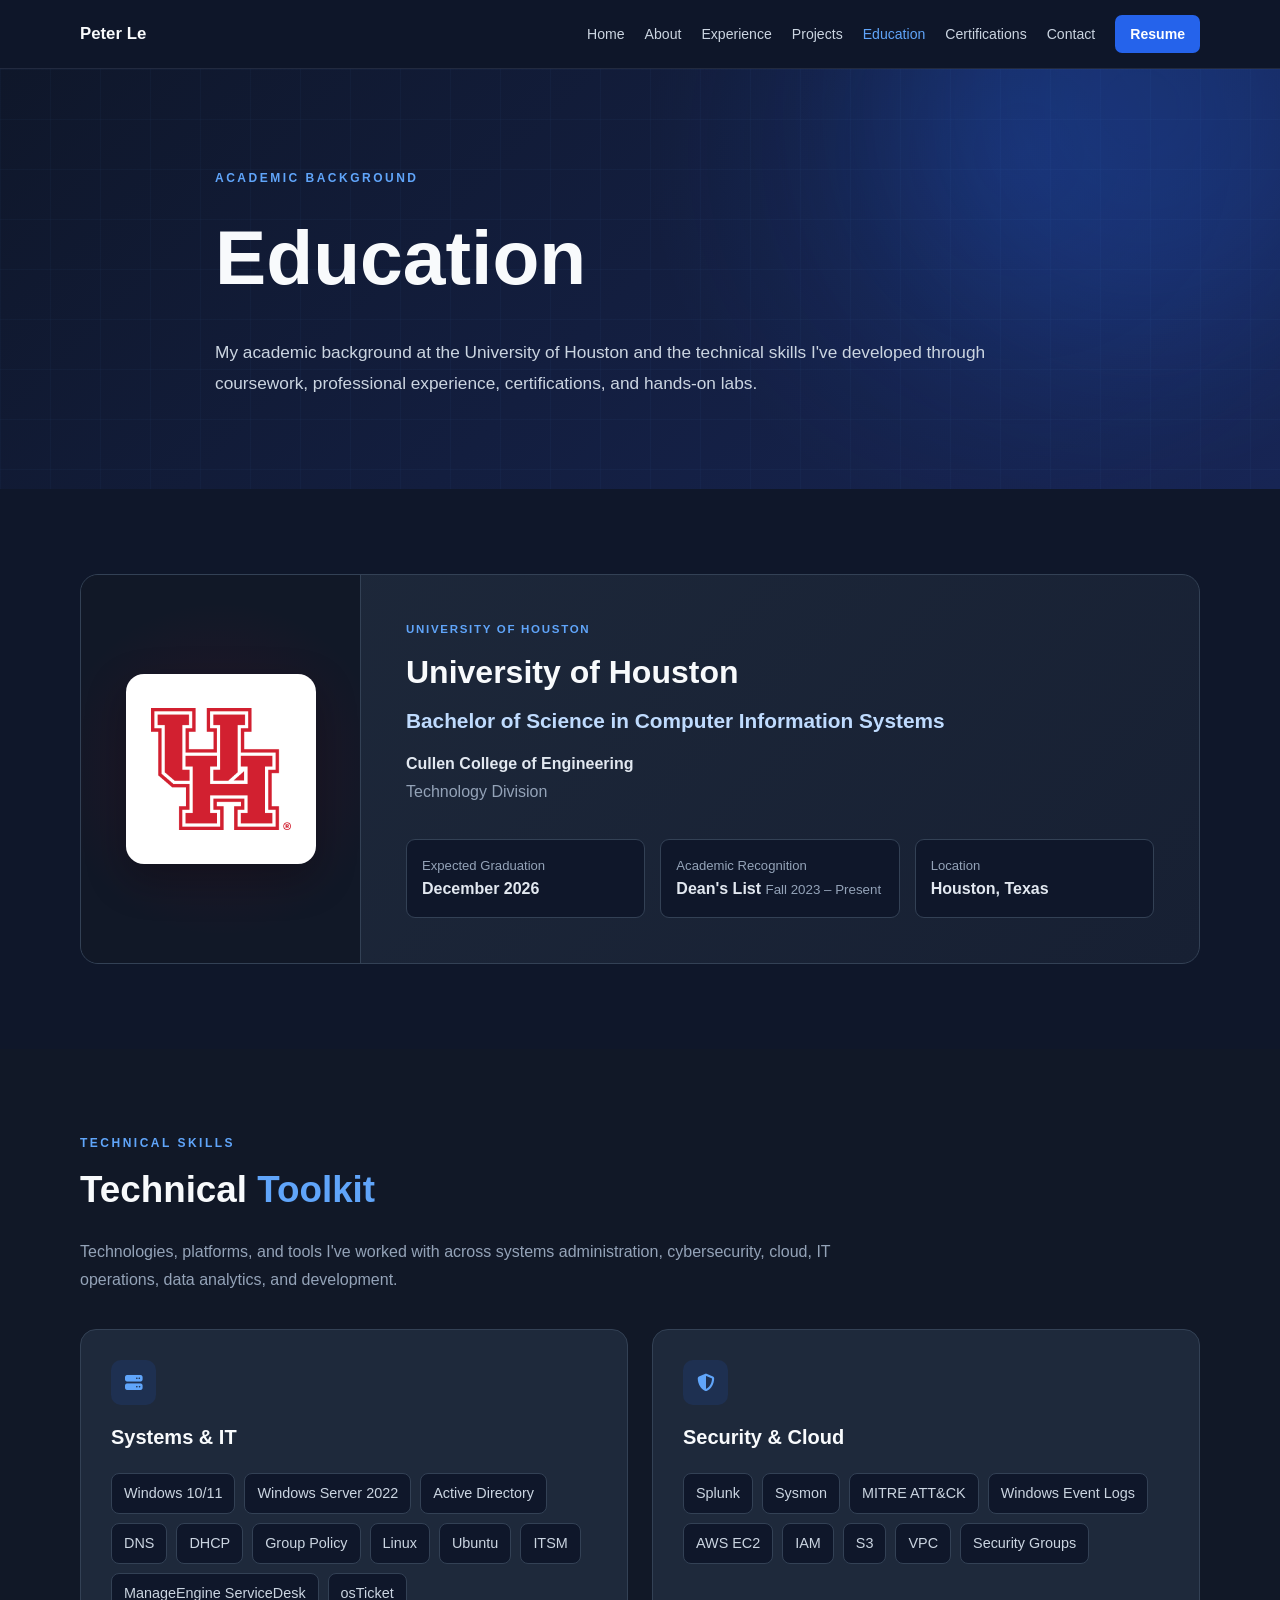
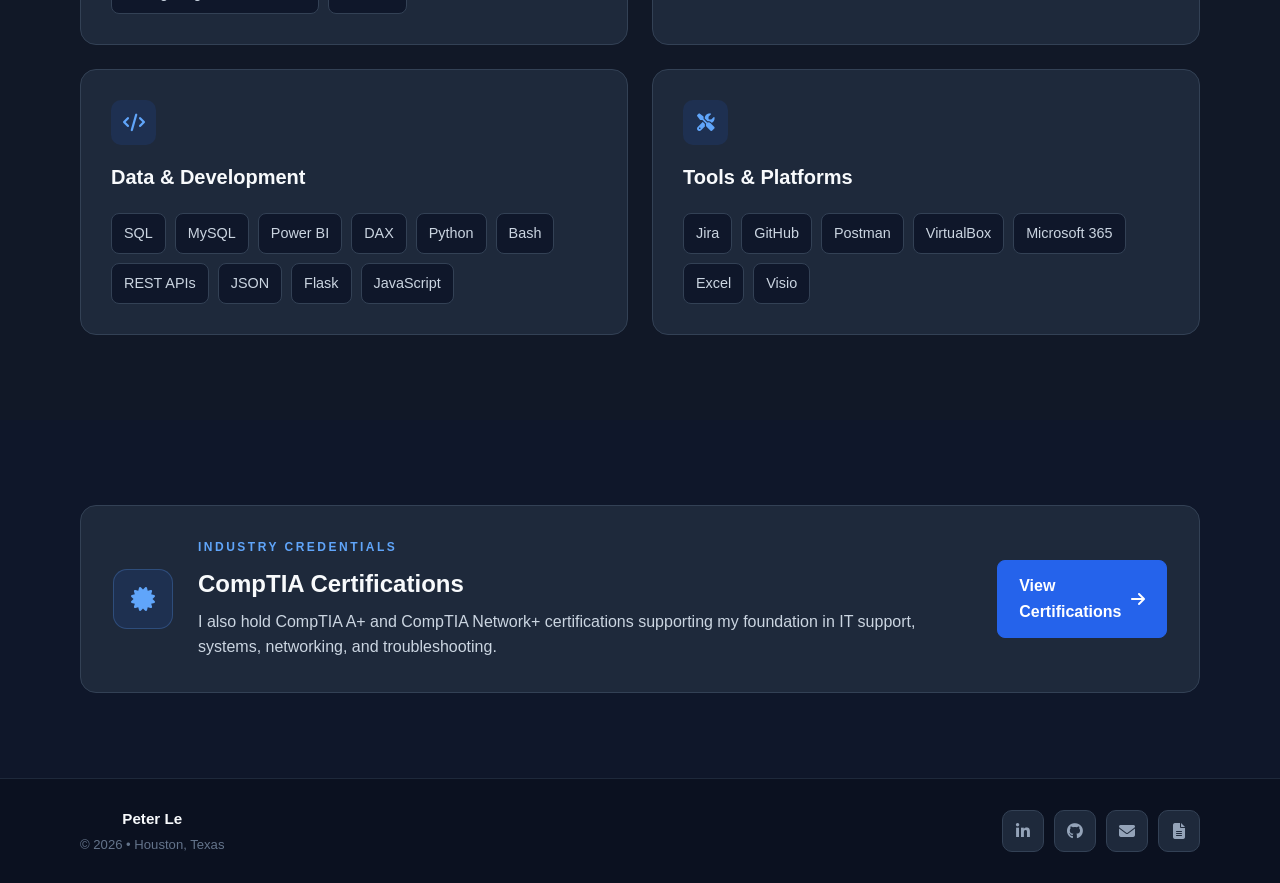
<file: education.html>
<!DOCTYPE html>
<html lang="en">

<head>
  <meta charset="UTF-8" />

  <meta
    name="viewport"
    content="width=device-width, initial-scale=1.0"
  />

  <title>Education | Peter Le</title>

  <link rel="stylesheet" href="style.css" />

  <link
    rel="stylesheet"
    href="https://cdnjs.cloudflare.com/ajax/libs/font-awesome/6.5.2/css/all.min.css"
  />
</head>

<body>


  <!-- =========================
       NAVIGATION
  ========================== -->

  <nav>

    <div class="container nav-container">

      <a class="nav-name" href="index.html">
        Peter Le
      </a>

      <div class="nav-links">

        <a href="index.html">
          Home
        </a>

        <a href="about.html">
          About
        </a>

        <a href="experience.html">
          Experience
        </a>

        <a href="projects.html">
          Projects
        </a>

        <a
          class="active"
          href="education.html"
        >
          Education
        </a>

        <a href="certifications.html">
          Certifications
        </a>

        <a href="contact.html">
          Contact
        </a>

        <a
          class="nav-resume"
          href="Peter-Le-Resume.pdf"
          target="_blank"
          rel="noopener noreferrer"
        >
          Resume
        </a>

      </div>

    </div>

  </nav>


  <!-- =========================
       PAGE HEADER
  ========================== -->

  <header class="page-header">

    <div class="page-header-grid"></div>

    <div class="hero-blob blob-one"></div>

    <div class="container page-header-content">

      <p class="section-label">
        ACADEMIC BACKGROUND
      </p>

      <h1>
        Education
      </h1>

      <p>
        My academic background at the University of Houston
        and the technical skills I've developed through coursework,
        professional experience, certifications, and hands-on labs.
      </p>

    </div>

  </header>


  <main>


    <!-- =========================
         UNIVERSITY OF HOUSTON
    ========================== -->

    <section>

      <div class="container reveal">

        <div class="university-card">


          <!-- UNIVERSITY LOGO -->

          <div class="university-logo-side">

            <div class="university-logo-box">

              <img
                src="images/uh-logo.png"
                alt="University of Houston logo"
                class="university-logo"
              />

            </div>

          </div>


          <!-- UNIVERSITY INFO -->

          <div class="university-content">

            <p class="project-type">
              UNIVERSITY OF HOUSTON
            </p>

            <h2>
              University of Houston
            </h2>

            <h3>
              Bachelor of Science in Computer Information Systems
            </h3>

            <p class="education-school">
              Cullen College of Engineering
            </p>

            <p class="education-division">
              Technology Division
            </p>


            <div class="education-details education-details-wide">


              <div>

                <span>
                  Expected Graduation
                </span>

                <strong>
                  December 2026
                </strong>

              </div>


              <div>

                <span>
                  Academic Recognition
                </span>

                <strong>
                  Dean's List
                </strong>

                <small>
                  Fall 2023 – Present
                </small>

              </div>


              <div>

                <span>
                  Location
                </span>

                <strong>
                  Houston, Texas
                </strong>

              </div>


            </div>


          </div>


        </div>

      </div>

    </section>


    <!-- =========================
         TECHNICAL SKILLS
    ========================== -->

    <section class="alternate-section">

      <div class="container">


        <div class="reveal">

          <p class="section-label">
            TECHNICAL SKILLS
          </p>

          <h2 class="section-title">
            Technical <span>Toolkit</span>
          </h2>

          <p class="education-skills-intro">
            Technologies, platforms, and tools I've worked with
            across systems administration, cybersecurity, cloud,
            IT operations, data analytics, and development.
          </p>

        </div>


        <div class="skills-grid">


          <!-- =========================
               SYSTEMS & IT
          ========================== -->

          <article class="skill-group reveal">

            <div class="skill-icon">

              <i class="fa-solid fa-server"></i>

            </div>

            <h2>
              Systems & IT
            </h2>

            <div class="skill-list">

              <span>
                Windows 10/11
              </span>

              <span>
                Windows Server 2022
              </span>

              <span>
                Active Directory
              </span>

              <span>
                DNS
              </span>

              <span>
                DHCP
              </span>

              <span>
                Group Policy
              </span>

              <span>
                Linux
              </span>

              <span>
                Ubuntu
              </span>

              <span>
                ITSM
              </span>

              <span>
                ManageEngine ServiceDesk
              </span>

              <span>
                osTicket
              </span>

            </div>

          </article>


          <!-- =========================
               SECURITY & CLOUD
          ========================== -->

          <article class="skill-group reveal">

            <div class="skill-icon">

              <i class="fa-solid fa-shield-halved"></i>

            </div>

            <h2>
              Security & Cloud
            </h2>

            <div class="skill-list">

              <span>
                Splunk
              </span>

              <span>
                Sysmon
              </span>

              <span>
                MITRE ATT&CK
              </span>

              <span>
                Windows Event Logs
              </span>

              <span>
                AWS EC2
              </span>

              <span>
                IAM
              </span>

              <span>
                S3
              </span>

              <span>
                VPC
              </span>

              <span>
                Security Groups
              </span>

            </div>

          </article>


          <!-- =========================
               DATA & DEVELOPMENT
          ========================== -->

          <article class="skill-group reveal">

            <div class="skill-icon">

              <i class="fa-solid fa-code"></i>

            </div>

            <h2>
              Data & Development
            </h2>

            <div class="skill-list">

              <span>
                SQL
              </span>

              <span>
                MySQL
              </span>

              <span>
                Power BI
              </span>

              <span>
                DAX
              </span>

              <span>
                Python
              </span>

              <span>
                Bash
              </span>

              <span>
                REST APIs
              </span>

              <span>
                JSON
              </span>

              <span>
                Flask
              </span>

              <span>
                JavaScript
              </span>

            </div>

          </article>


          <!-- =========================
               TOOLS & PLATFORMS
          ========================== -->

          <article class="skill-group reveal">

            <div class="skill-icon">

              <i class="fa-solid fa-screwdriver-wrench"></i>

            </div>

            <h2>
              Tools & Platforms
            </h2>

            <div class="skill-list">

              <span>
                Jira
              </span>

              <span>
                GitHub
              </span>

              <span>
                Postman
              </span>

              <span>
                VirtualBox
              </span>

              <span>
                Microsoft 365
              </span>

              <span>
                Excel
              </span>

              <span>
                Visio
              </span>

            </div>

          </article>


        </div>

      </div>

    </section>


    <!-- =========================
         CERTIFICATIONS CTA
    ========================== -->

    <section>

      <div class="container reveal">


        <div class="education-cert-cta">


          <div class="education-cert-icon">

            <i class="fa-solid fa-certificate"></i>

          </div>


          <div class="education-cert-text">

            <p class="section-label">
              INDUSTRY CREDENTIALS
            </p>

            <h2>
              CompTIA Certifications
            </h2>

            <p>
              I also hold CompTIA A+ and CompTIA Network+
              certifications supporting my foundation in IT support,
              systems, networking, and troubleshooting.
            </p>

          </div>


          <a
            class="button primary-button"
            href="certifications.html"
          >

            View Certifications

            <i class="fa-solid fa-arrow-right"></i>

          </a>


        </div>

      </div>

    </section>


  </main>


  <!-- =========================
       FOOTER
  ========================== -->

  <footer class="site-footer">

    <div class="container footer-content">


      <div class="footer-info">

        <strong>
          Peter Le
        </strong>

        <span>
          © 2026 • Houston, Texas
        </span>

      </div>


      <div class="footer-links">


        <a
          href="https://www.linkedin.com/in/leptr"
          target="_blank"
          rel="noopener noreferrer"
          aria-label="Peter Le on LinkedIn"
          title="LinkedIn"
        >

          <i class="fa-brands fa-linkedin-in"></i>

        </a>


        <a
          href="https://github.com/ptrxle"
          target="_blank"
          rel="noopener noreferrer"
          aria-label="Peter Le on GitHub"
          title="GitHub"
        >

          <i class="fa-brands fa-github"></i>

        </a>


        <a
          href="mailto:lepeter2022@gmail.com"
          aria-label="Email Peter Le"
          title="Email"
        >

          <i class="fa-solid fa-envelope"></i>

        </a>


        <a
          href="Peter-Le-Resume.pdf"
          target="_blank"
          rel="noopener noreferrer"
          aria-label="View Peter Le's resume"
          title="Resume"
        >

          <i class="fa-solid fa-file-lines"></i>

        </a>


      </div>


    </div>

  </footer>


  <script src="script.js"></script>

</body>

</html>
</file>
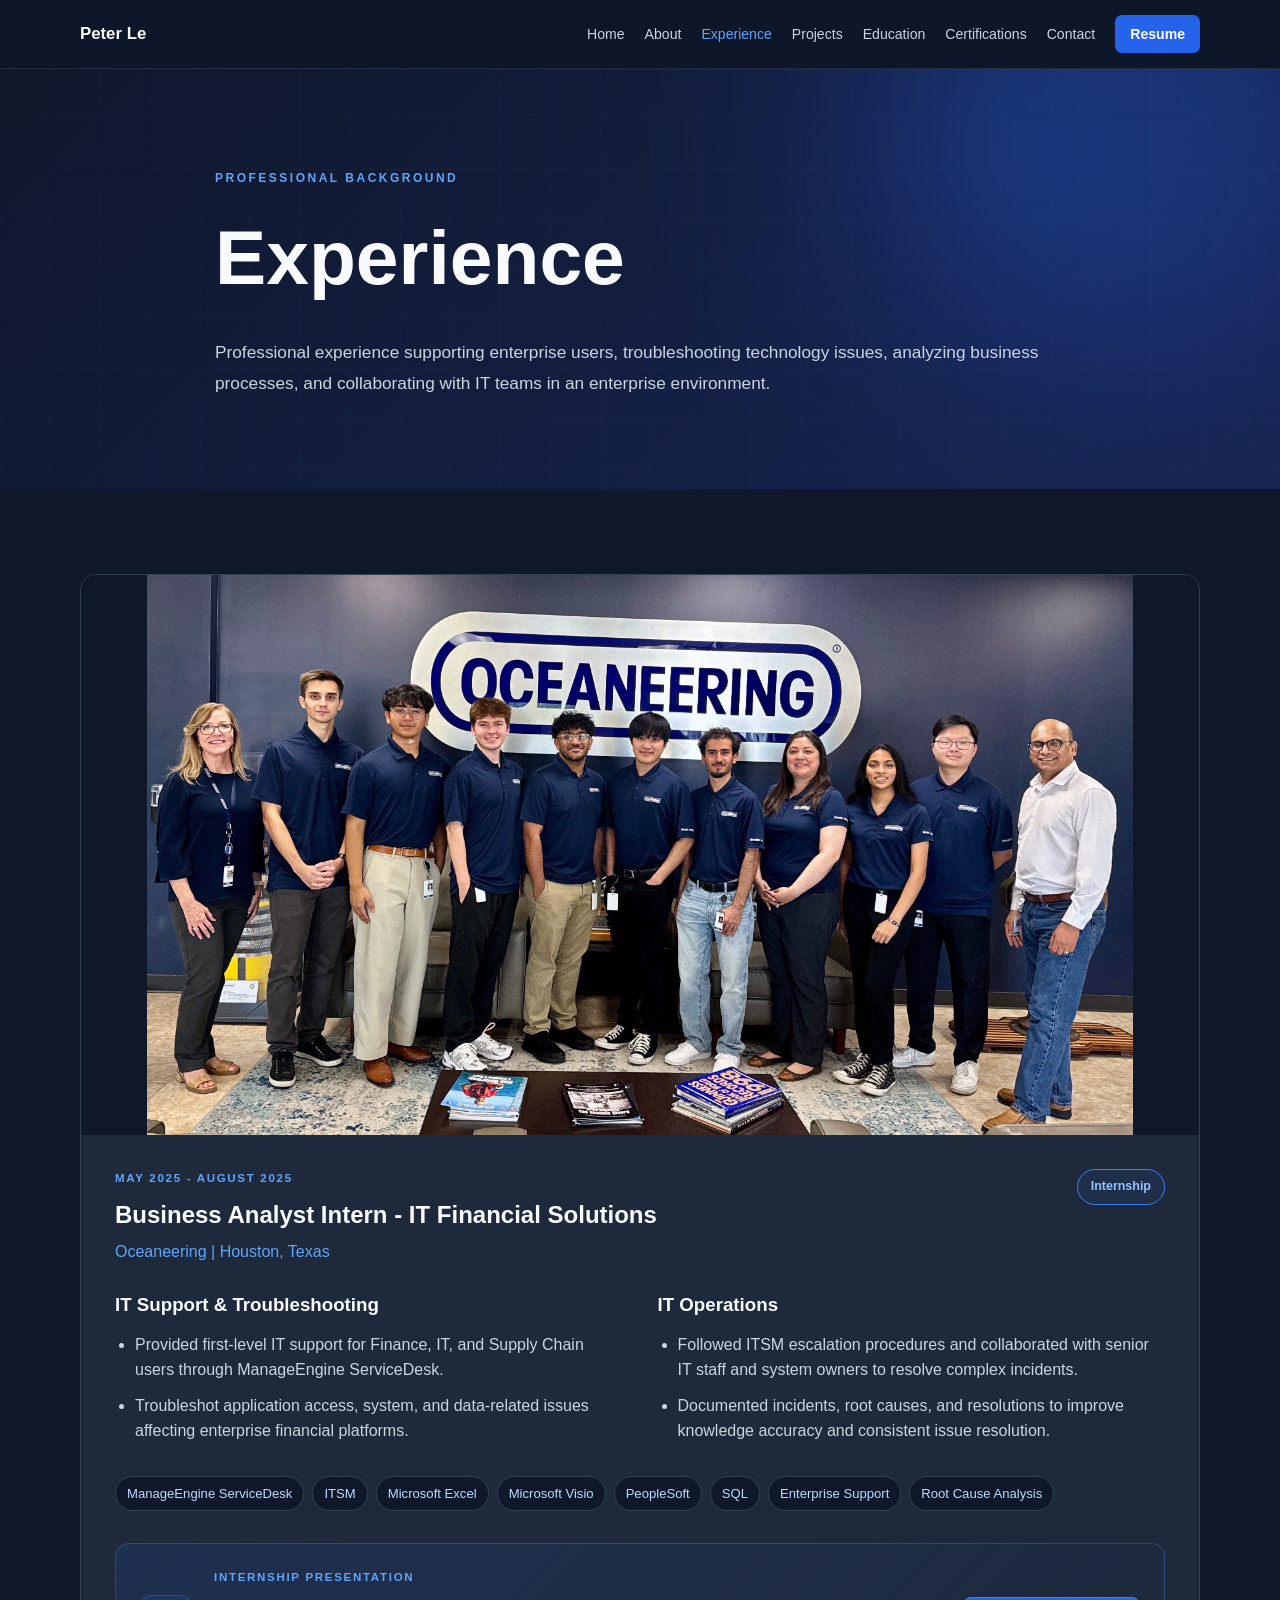
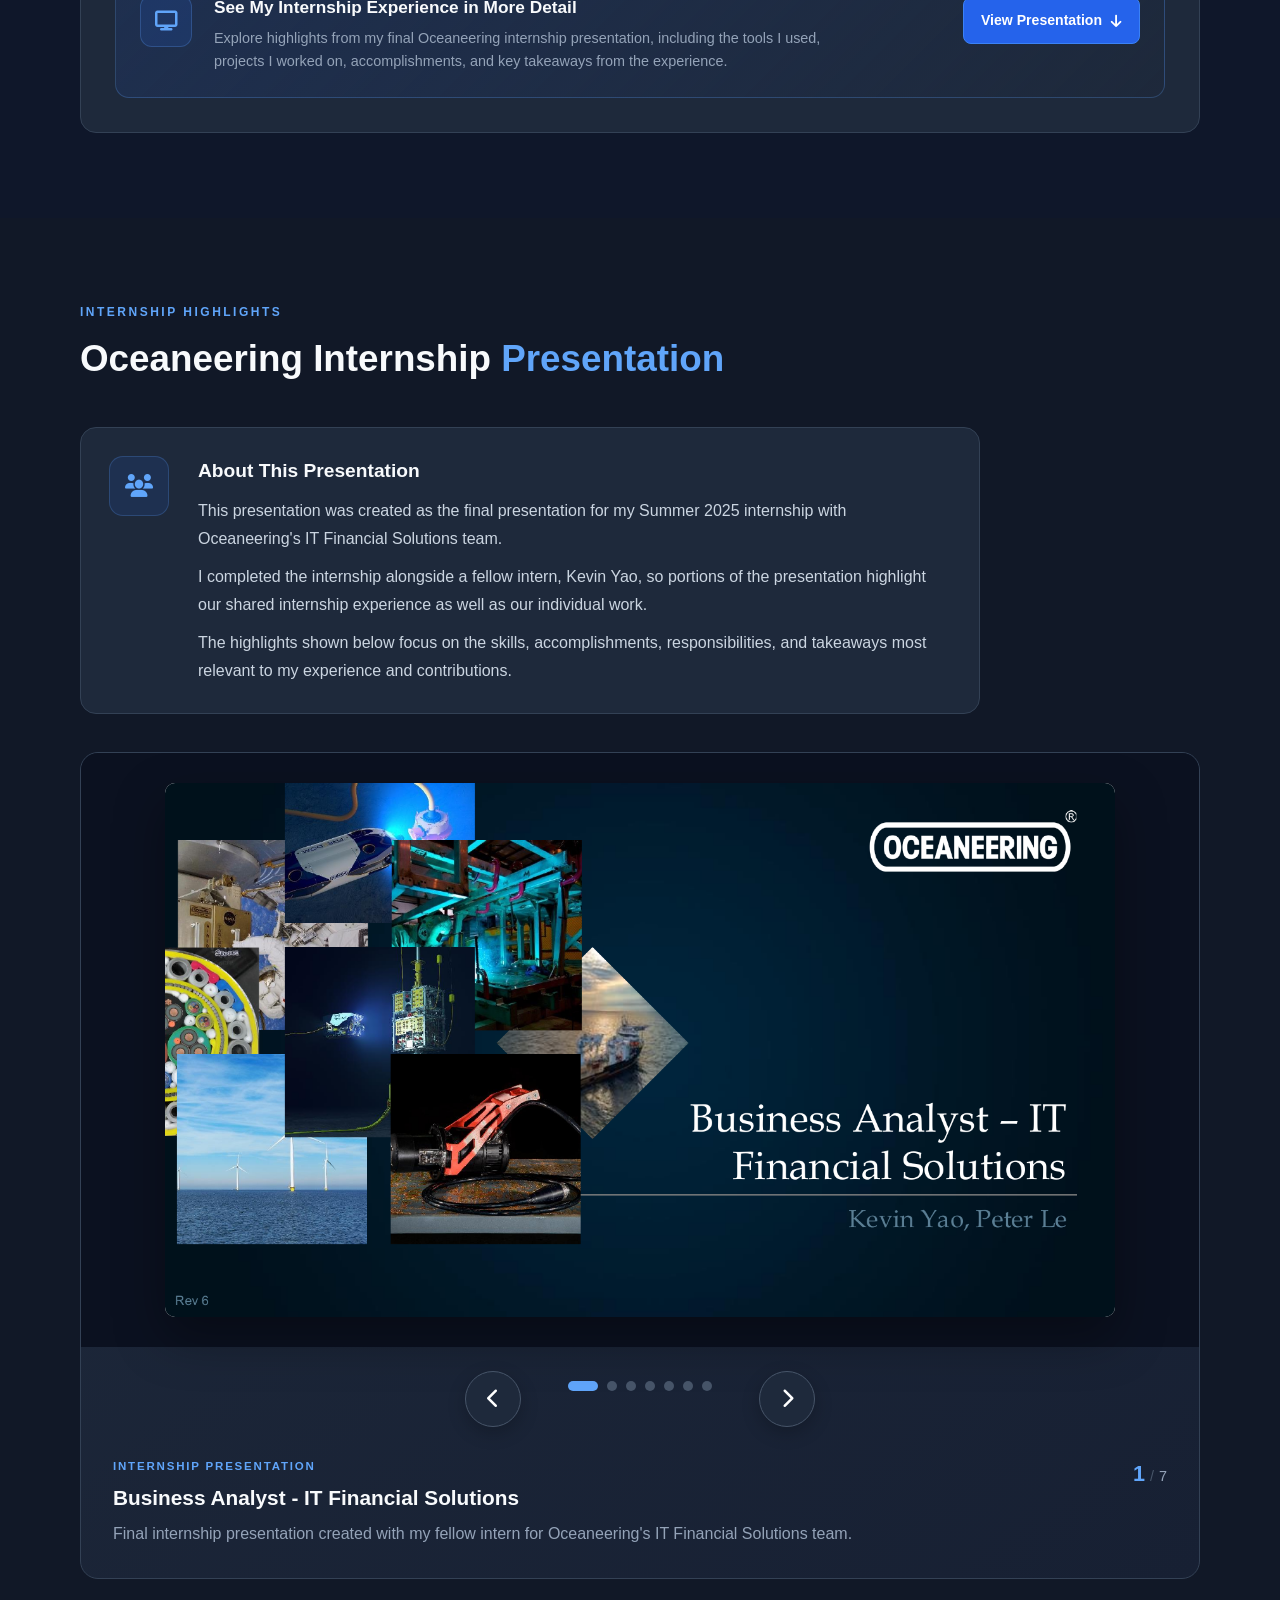
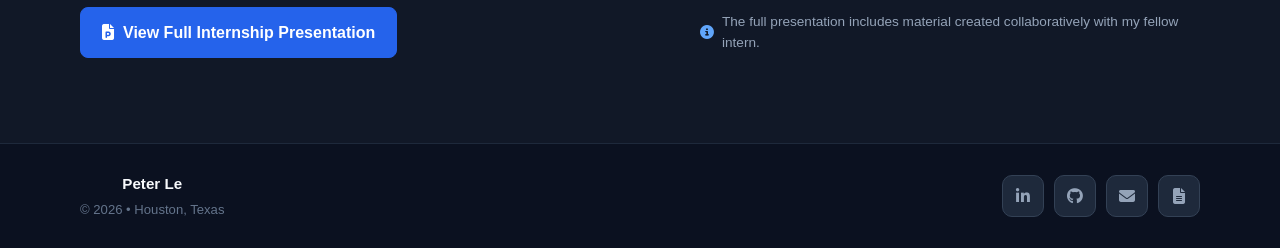
<file: experience.html>
<!DOCTYPE html>
<html lang="en">

<head>
  <meta charset="UTF-8" />
  <meta
    name="viewport"
    content="width=device-width, initial-scale=1.0"
  />

  <title>Experience | Peter Le</title>

  <link rel="stylesheet" href="style.css" />

  <link
    rel="stylesheet"
    href="https://cdnjs.cloudflare.com/ajax/libs/font-awesome/6.5.2/css/all.min.css"
  />
</head>

<body>

  <!-- =========================
       NAVIGATION
  ========================== -->

<nav>
  <div class="container nav-container">

    <a class="nav-name" href="index.html">
      Peter Le
    </a>

    <div class="nav-links">

      <a href="index.html">
        Home
      </a>

      <a href="about.html">
        About
      </a>

      <a class="active" href="experience.html">
        Experience
      </a>

      <a href="projects.html">
        Projects
      </a>

      <a href="education.html">
        Education
      </a>

      <a href="certifications.html">
        Certifications
      </a>

      <a href="contact.html">
        Contact
      </a>

      <a
        class="nav-resume"
        href="Peter-Le-Resume.pdf"
        target="_blank"
        rel="noopener noreferrer"
      >
        Resume
      </a>

    </div>

  </div>
</nav>


  <!-- =========================
       PAGE HEADER
  ========================== -->

  <header class="page-header">

    <div class="page-header-grid"></div>

    <div class="hero-blob blob-one"></div>

    <div class="container page-header-content">

      <p class="section-label">
        PROFESSIONAL BACKGROUND
      </p>

      <h1>
        Experience
      </h1>

      <p>
        Professional experience supporting enterprise users,
        troubleshooting technology issues, analyzing business
        processes, and collaborating with IT teams in an
        enterprise environment.
      </p>

    </div>

  </header>


  <main>

    <!-- =========================
         OCEANEERING EXPERIENCE
    ========================== -->

    <section>

      <div class="container reveal">

        <div class="experience-card">


          <!-- INTERNSHIP PHOTO -->

          <div class="experience-photo-wrapper">

            <img
              src="images/oceaneering-experience.jpg"
              alt="Oceaneering internship team"
              class="oceaneering-photo"
            />

          </div>


          <!-- EXPERIENCE CONTENT -->

          <div class="experience-content">


            <div class="experience-heading">

              <div>

                <p class="project-type">
                  MAY 2025 - AUGUST 2025
                </p>

                <h2>
                  Business Analyst Intern - IT Financial Solutions
                </h2>

                <p class="meta">
                  Oceaneering | Houston, Texas
                </p>

              </div>

              <div class="experience-badge">
                Internship
              </div>

            </div>


            <!-- EXPERIENCE DETAILS -->

            <div class="experience-detail-grid">


              <div>

                <h3>
                  IT Support & Troubleshooting
                </h3>

                <ul>

                  <li>
                    Provided first-level IT support for Finance,
                    IT, and Supply Chain users through
                    ManageEngine ServiceDesk.
                  </li>

                  <li>
                    Troubleshot application access, system,
                    and data-related issues affecting enterprise
                    financial platforms.
                  </li>

                </ul>

              </div>


              <div>

                <h3>
                  IT Operations
                </h3>

                <ul>

                  <li>
                    Followed ITSM escalation procedures and
                    collaborated with senior IT staff and system
                    owners to resolve complex incidents.
                  </li>

                  <li>
                    Documented incidents, root causes, and
                    resolutions to improve knowledge accuracy
                    and consistent issue resolution.
                  </li>

                </ul>

              </div>


            </div>


            <!-- TECHNOLOGIES -->

            <div class="tech-tags">

              <span class="tech-tag">
                ManageEngine ServiceDesk
              </span>

              <span class="tech-tag">
                ITSM
              </span>

              <span class="tech-tag">
                Microsoft Excel
              </span>

              <span class="tech-tag">
                Microsoft Visio
              </span>

              <span class="tech-tag">
                PeopleSoft
              </span>

              <span class="tech-tag">
                SQL
              </span>

              <span class="tech-tag">
                Enterprise Support
              </span>

              <span class="tech-tag">
                Root Cause Analysis
              </span>

            </div>


            <!-- =========================
                 PRESENTATION CALLOUT
            ========================== -->

            <div class="experience-presentation-callout">

              <div class="experience-presentation-callout-icon">

                <i class="fa-solid fa-display"></i>

              </div>


              <div class="experience-presentation-callout-text">

                <p class="project-type">
                  INTERNSHIP PRESENTATION
                </p>

                <h3>
                  See My Internship Experience in More Detail
                </h3>

                <p>
                  Explore highlights from my final Oceaneering
                  internship presentation, including the tools I used,
                  projects I worked on, accomplishments, and key
                  takeaways from the experience.
                </p>

              </div>


              <a
                href="#internship-presentation"
                class="presentation-scroll-button"
              >

                View Presentation

                <i class="fa-solid fa-arrow-down"></i>

              </a>

            </div>


          </div>

        </div>

      </div>

    </section>


    <!-- =========================
         INTERNSHIP PRESENTATION
    ========================== -->

    <section
      class="alternate-section"
      id="internship-presentation"
    >

      <div class="container">


        <!-- PRESENTATION HEADING -->

        <div class="reveal">

          <p class="section-label">
            INTERNSHIP HIGHLIGHTS
          </p>

          <h2 class="section-title">
            Oceaneering Internship <span>Presentation</span>
          </h2>

        </div>


        <!-- =========================
             PRESENTATION CONTEXT
        ========================== -->

        <div class="presentation-context reveal">

          <div class="presentation-context-icon">

            <i class="fa-solid fa-users"></i>

          </div>


          <div>

            <h3>
              About This Presentation
            </h3>

            <p>
              This presentation was created as the final presentation
              for my Summer 2025 internship with Oceaneering's
              IT Financial Solutions team.
            </p>

            <p>
              I completed the internship alongside a fellow intern,
              Kevin Yao, so portions of the presentation highlight
              our shared internship experience as well as our
              individual work.
            </p>

            <p>
              The highlights shown below focus on the skills,
              accomplishments, responsibilities, and takeaways
              most relevant to my experience and contributions.
            </p>

          </div>

        </div>


        <!-- =========================
             SLIDESHOW
        ========================== -->

        <div
          class="presentation-slider reveal"
          id="oceaneeringSlider"
          tabindex="0"
          aria-label="Oceaneering internship presentation slideshow"
        >


          <!-- PRESENTATION IMAGE -->

          <div class="presentation-slide-stage">

            <div class="presentation-slide-frame">

              <img
                id="presentationSlide"
                src="images/oceaneering-slides/slide-01.png"
                alt="Oceaneering internship presentation title slide"
              />

            </div>

          </div>


          <!-- =========================
               SLIDESHOW CONTROLS
          ========================== -->

          <div class="presentation-controls">


            <!-- PREVIOUS -->

            <button
              class="slider-arrow"
              id="sliderPrevious"
              type="button"
              aria-label="Previous slide"
            >

              <i class="fa-solid fa-chevron-left"></i>

            </button>


            <!-- DOTS -->

            <div
              class="presentation-dots"
              id="presentationDots"
              aria-label="Choose presentation slide"
            ></div>


            <!-- NEXT -->

            <button
              class="slider-arrow"
              id="sliderNext"
              type="button"
              aria-label="Next slide"
            >

              <i class="fa-solid fa-chevron-right"></i>

            </button>


          </div>


          <!-- =========================
               SLIDE INFORMATION
          ========================== -->

          <div class="presentation-slider-bottom">


            <div>

              <p
                class="presentation-slide-label"
                id="presentationSlideLabel"
              >
                INTERNSHIP PRESENTATION
              </p>


              <h3 id="presentationSlideTitle">
                Business Analyst - IT Financial Solutions
              </h3>


              <p
                class="presentation-slide-description"
                id="presentationSlideDescription"
              >
                Final internship presentation created with my
                fellow intern for Oceaneering's IT Financial
                Solutions team.
              </p>

            </div>


            <!-- COUNTER -->

            <div class="presentation-counter">

              <span id="presentationCurrent">
                1
              </span>

              <span class="counter-divider">
                /
              </span>

              <span id="presentationTotal">
                7
              </span>

            </div>


          </div>


        </div>


        <!-- =========================
             FULL PRESENTATION BUTTON
        ========================== -->

        <div class="presentation-actions reveal">


          <a
            href="Oceaneering-Final-Presentation.pdf"
            target="_blank"
            rel="noopener noreferrer"
            class="button primary-button"
          >

            <i class="fa-solid fa-file-powerpoint"></i>

            View Full Internship Presentation

          </a>


          <span class="presentation-action-note">

            <i class="fa-solid fa-circle-info"></i>

            The full presentation includes material created
            collaboratively with my fellow intern.

          </span>


        </div>


      </div>

    </section>


  </main>


  <!-- =========================
       FOOTER
  ========================== -->

  <footer class="site-footer">

  <div class="container footer-content">

    <div class="footer-info">

      <strong>
        Peter Le
      </strong>

      <span>
        © 2026 • Houston, Texas
      </span>

    </div>


    <div class="footer-links">

      <a
        href="https://www.linkedin.com/in/leptr"
        target="_blank"
        rel="noopener noreferrer"
        aria-label="Peter Le on LinkedIn"
        title="LinkedIn"
      >
        <i class="fa-brands fa-linkedin-in"></i>
      </a>


      <a
        href="https://github.com/ptrxle"
        target="_blank"
        rel="noopener noreferrer"
        aria-label="Peter Le on GitHub"
        title="GitHub"
      >
        <i class="fa-brands fa-github"></i>
      </a>


      <a
        href="mailto:lepeter2022@gmail.com"
        aria-label="Email Peter Le"
        title="Email"
      >
        <i class="fa-solid fa-envelope"></i>
      </a>


      <a
        href="Peter-Le-Resume.pdf"
        target="_blank"
        rel="noopener noreferrer"
        aria-label="View Peter Le's resume"
        title="Resume"
      >
        <i class="fa-solid fa-file-lines"></i>
      </a>

    </div>

  </div>

</footer>

  <script src="script.js"></script>

</body>

</html>
</file>
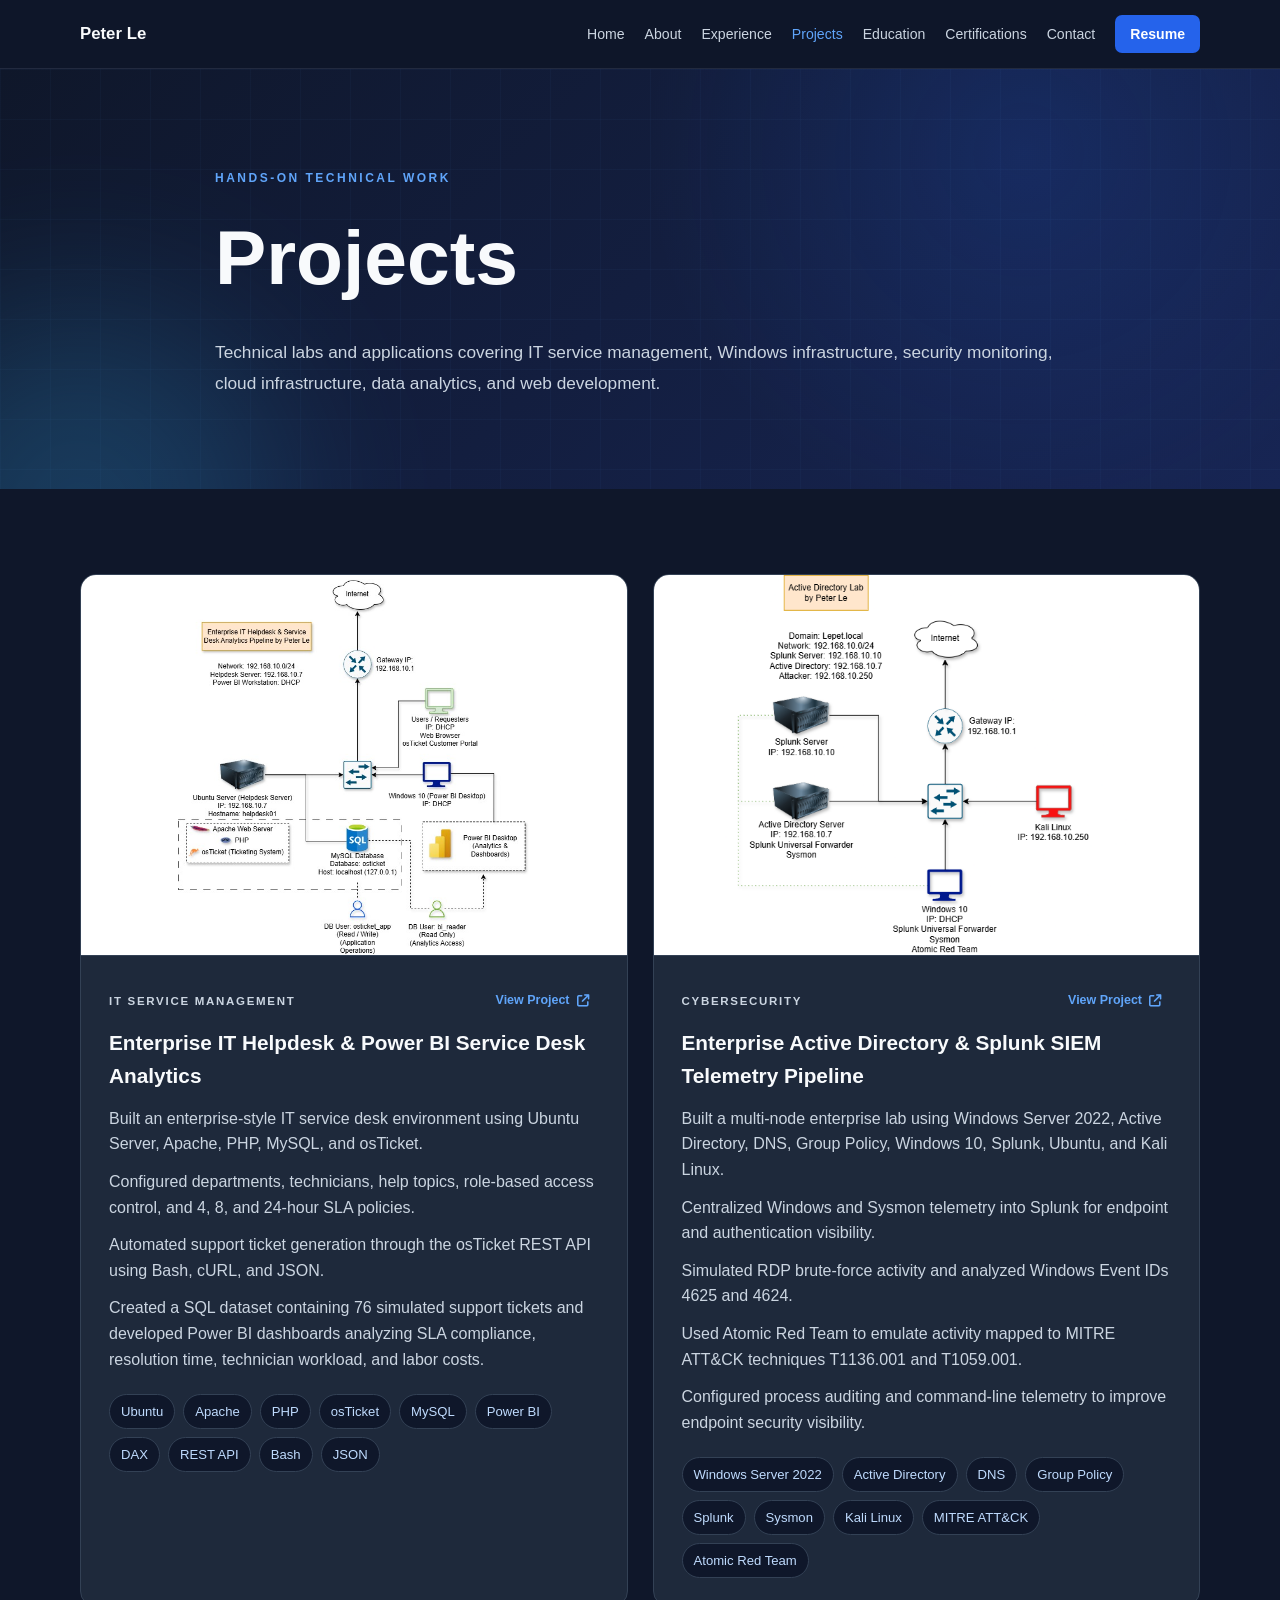
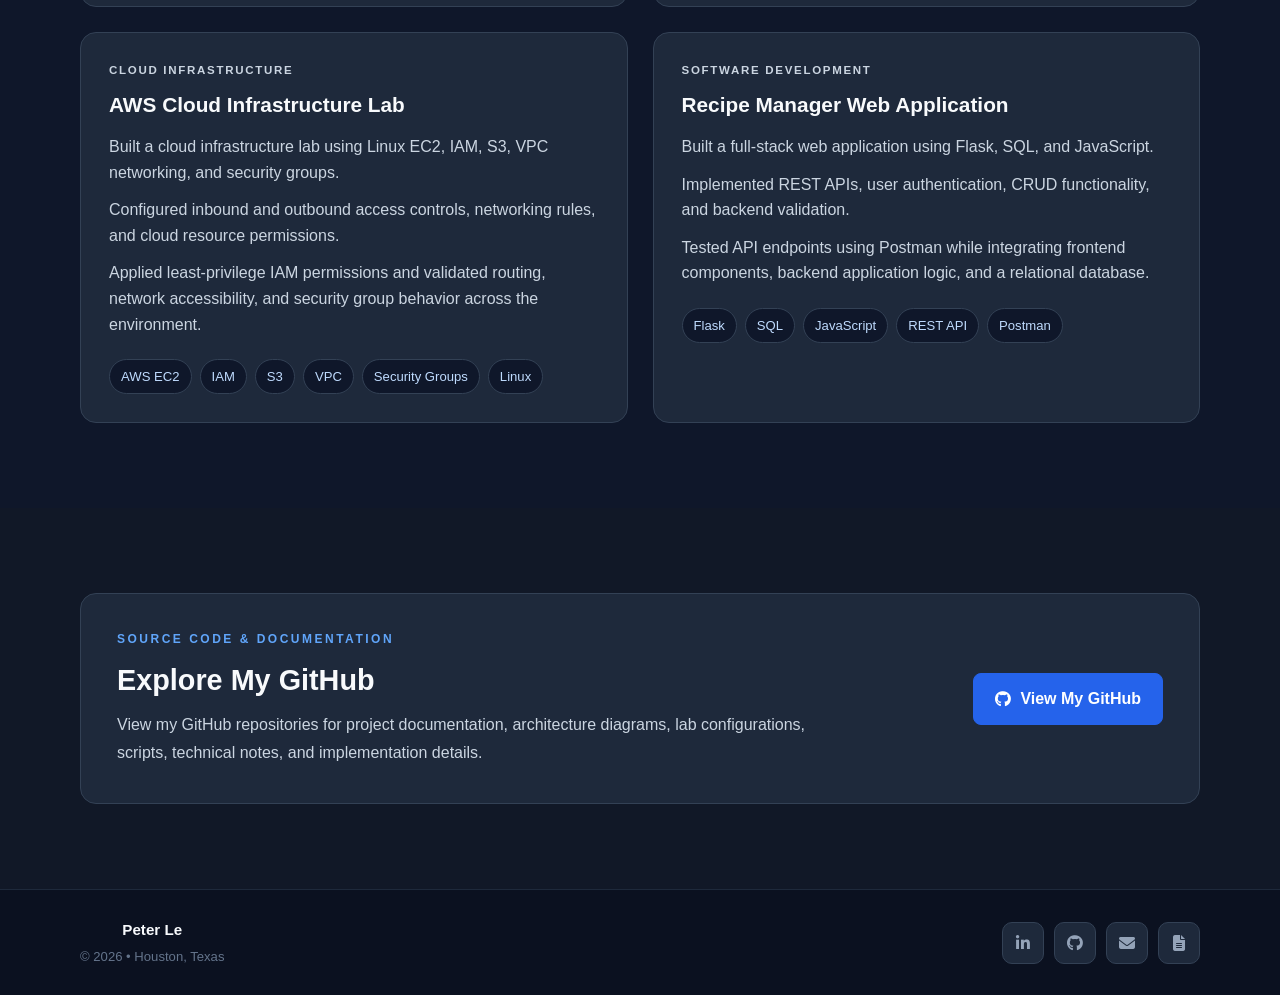
<file: projects.html>
<!DOCTYPE html>
<html lang="en">

<head>
  <meta charset="UTF-8" />
  <meta name="viewport" content="width=device-width, initial-scale=1.0" />

  <title>Projects | Peter Le</title>

  <link rel="stylesheet" href="style.css" />

  <link
    rel="stylesheet"
    href="https://cdnjs.cloudflare.com/ajax/libs/font-awesome/6.5.2/css/all.min.css"
  />
</head>

<body>

  <!-- =========================
       NAVIGATION
  ========================== -->

  <nav>

    <div class="container nav-container">

      <a class="nav-name" href="index.html">
        Peter Le
      </a>

      <div class="nav-links">

        <a href="index.html">
          Home
        </a>

        <a href="about.html">
          About
        </a>

        <a href="experience.html">
          Experience
        </a>

        <a class="active" href="projects.html">
          Projects
        </a>

        <a href="education.html">
          Education
        </a>

        <a href="certifications.html">
          Certifications
        </a>

        <a href="contact.html">
          Contact
        </a>

        <a
          class="nav-resume"
          href="Peter-Le-Resume.pdf"
          target="_blank"
          rel="noopener noreferrer"
        >
          Resume
        </a>

      </div>

    </div>

  </nav>


  <!-- =========================
       PAGE HEADER
  ========================== -->

  <header class="page-header">

    <div class="page-header-grid"></div>

    <div class="hero-blob blob-two"></div>

    <div class="container page-header-content">

      <p class="section-label">
        HANDS-ON TECHNICAL WORK
      </p>

      <h1>
        Projects
      </h1>

      <p>
        Technical labs and applications covering IT service management,
        Windows infrastructure, security monitoring, cloud infrastructure,
        data analytics, and web development.
      </p>

    </div>

  </header>


  <main>

    <!-- =========================
         PROJECTS
    ========================== -->

    <section>

      <div class="container">

        <div class="projects-grid">


          <!-- =========================
               HELPDESK PROJECT
          ========================== -->

          <article class="project-card reveal">

            <div class="project-image-container">

              <img
                src="images/helpdesk-pipeline.jpg"
                alt="Enterprise IT Helpdesk and Power BI architecture diagram"
                class="project-image"
              />

            </div>


            <div class="project-content">


              <div class="project-top-row">

                <p class="project-type">
                  IT SERVICE MANAGEMENT
                </p>

                <a
                  href="https://github.com/ptrxle/Enterprise-IT-Helpdesk-Service-Desk-Analytics-Lab"
                  target="_blank"
                  rel="noopener noreferrer"
                  class="project-link-label"
                >

                  View Project

                  <i class="fa-solid fa-arrow-up-right-from-square"></i>

                </a>

              </div>


              <h2>
                Enterprise IT Helpdesk & Power BI Service Desk Analytics
              </h2>


              <p>
                Built an enterprise-style IT service desk environment
                using Ubuntu Server, Apache, PHP, MySQL, and osTicket.
              </p>


              <p class="project-extra">
                Configured departments, technicians, help topics,
                role-based access control, and 4, 8, and 24-hour
                SLA policies.
              </p>


              <p class="project-extra">
                Automated support ticket generation through the
                osTicket REST API using Bash, cURL, and JSON.
              </p>


              <p class="project-extra">
                Created a SQL dataset containing 76 simulated support
                tickets and developed Power BI dashboards analyzing
                SLA compliance, resolution time, technician workload,
                and labor costs.
              </p>


              <div class="tech-tags">

                <span class="tech-tag">
                  Ubuntu
                </span>

                <span class="tech-tag">
                  Apache
                </span>

                <span class="tech-tag">
                  PHP
                </span>

                <span class="tech-tag">
                  osTicket
                </span>

                <span class="tech-tag">
                  MySQL
                </span>

                <span class="tech-tag">
                  Power BI
                </span>

                <span class="tech-tag">
                  DAX
                </span>

                <span class="tech-tag">
                  REST API
                </span>

                <span class="tech-tag">
                  Bash
                </span>

                <span class="tech-tag">
                  JSON
                </span>

              </div>


            </div>

          </article>


          <!-- =========================
               ACTIVE DIRECTORY / SPLUNK
          ========================== -->

          <article class="project-card reveal">

            <div class="project-image-container">

              <img
                src="images/active-directory-lab.png"
                alt="Active Directory and Splunk SIEM architecture diagram"
                class="project-image"
              />

            </div>


            <div class="project-content">


              <div class="project-top-row">

                <p class="project-type">
                  CYBERSECURITY
                </p>

                <a
                  href="https://github.com/ptrxle/Enterprise-AD-Splunk-Pipeline-Lab"
                  target="_blank"
                  rel="noopener noreferrer"
                  class="project-link-label"
                >

                  View Project

                  <i class="fa-solid fa-arrow-up-right-from-square"></i>

                </a>

              </div>


              <h2>
                Enterprise Active Directory & Splunk SIEM Telemetry Pipeline
              </h2>


              <p>
                Built a multi-node enterprise lab using Windows Server 2022,
                Active Directory, DNS, Group Policy, Windows 10, Splunk,
                Ubuntu, and Kali Linux.
              </p>


              <p class="project-extra">
                Centralized Windows and Sysmon telemetry into Splunk
                for endpoint and authentication visibility.
              </p>


              <p class="project-extra">
                Simulated RDP brute-force activity and analyzed
                Windows Event IDs 4625 and 4624.
              </p>


              <p class="project-extra">
                Used Atomic Red Team to emulate activity mapped to
                MITRE ATT&CK techniques T1136.001 and T1059.001.
              </p>


              <p class="project-extra">
                Configured process auditing and command-line telemetry
                to improve endpoint security visibility.
              </p>


              <div class="tech-tags">

                <span class="tech-tag">
                  Windows Server 2022
                </span>

                <span class="tech-tag">
                  Active Directory
                </span>

                <span class="tech-tag">
                  DNS
                </span>

                <span class="tech-tag">
                  Group Policy
                </span>

                <span class="tech-tag">
                  Splunk
                </span>

                <span class="tech-tag">
                  Sysmon
                </span>

                <span class="tech-tag">
                  Kali Linux
                </span>

                <span class="tech-tag">
                  MITRE ATT&CK
                </span>

                <span class="tech-tag">
                  Atomic Red Team
                </span>

              </div>


            </div>

          </article>


          <!-- =========================
               AWS PROJECT
          ========================== -->

          <article class="project-card project-card-no-image reveal">

            <div class="project-content">

              <p class="project-type">
                CLOUD INFRASTRUCTURE
              </p>

              <h2>
                AWS Cloud Infrastructure Lab
              </h2>

              <p>
                Built a cloud infrastructure lab using Linux EC2,
                IAM, S3, VPC networking, and security groups.
              </p>

              <p class="project-extra">
                Configured inbound and outbound access controls,
                networking rules, and cloud resource permissions.
              </p>

              <p class="project-extra">
                Applied least-privilege IAM permissions and validated
                routing, network accessibility, and security group
                behavior across the environment.
              </p>

              <div class="tech-tags">

                <span class="tech-tag">
                  AWS EC2
                </span>

                <span class="tech-tag">
                  IAM
                </span>

                <span class="tech-tag">
                  S3
                </span>

                <span class="tech-tag">
                  VPC
                </span>

                <span class="tech-tag">
                  Security Groups
                </span>

                <span class="tech-tag">
                  Linux
                </span>

              </div>

            </div>

          </article>


          <!-- =========================
               RECIPE MANAGER
          ========================== -->

          <article class="project-card project-card-no-image reveal">

            <div class="project-content">

              <p class="project-type">
                SOFTWARE DEVELOPMENT
              </p>

              <h2>
                Recipe Manager Web Application
              </h2>

              <p>
                Built a full-stack web application using Flask,
                SQL, and JavaScript.
              </p>

              <p class="project-extra">
                Implemented REST APIs, user authentication,
                CRUD functionality, and backend validation.
              </p>

              <p class="project-extra">
                Tested API endpoints using Postman while integrating
                frontend components, backend application logic,
                and a relational database.
              </p>

              <div class="tech-tags">

                <span class="tech-tag">
                  Flask
                </span>

                <span class="tech-tag">
                  SQL
                </span>

                <span class="tech-tag">
                  JavaScript
                </span>

                <span class="tech-tag">
                  REST API
                </span>

                <span class="tech-tag">
                  Postman
                </span>

              </div>

            </div>

          </article>


        </div>

      </div>

    </section>


    <!-- =========================
         GITHUB SECTION
    ========================== -->

    <section class="alternate-section">

      <div class="container reveal">

        <div class="github-project-cta">


          <div>

            <p class="section-label">
              SOURCE CODE & DOCUMENTATION
            </p>

            <h2>
              Explore My GitHub
            </h2>

            <p>
              View my GitHub repositories for project documentation,
              architecture diagrams, lab configurations, scripts,
              technical notes, and implementation details.
            </p>

          </div>


          <a
            href="https://github.com/ptrxle"
            target="_blank"
            rel="noopener noreferrer"
            class="button primary-button"
          >

            <i class="fa-brands fa-github"></i>

            View My GitHub

          </a>


        </div>

      </div>

    </section>


  </main>


  <!-- =========================
       FOOTER
  ========================== -->

  <footer class="site-footer">

    <div class="container footer-content">


      <div class="footer-info">

        <strong>
          Peter Le
        </strong>

        <span>
          © 2026 • Houston, Texas
        </span>

      </div>


      <div class="footer-links">


        <a
          href="https://www.linkedin.com/in/leptr"
          target="_blank"
          rel="noopener noreferrer"
          aria-label="Peter Le on LinkedIn"
          title="LinkedIn"
        >

          <i class="fa-brands fa-linkedin-in"></i>

        </a>


        <a
          href="https://github.com/ptrxle"
          target="_blank"
          rel="noopener noreferrer"
          aria-label="Peter Le on GitHub"
          title="GitHub"
        >

          <i class="fa-brands fa-github"></i>

        </a>


        <a
          href="mailto:lepeter2022@gmail.com"
          aria-label="Email Peter Le"
          title="Email"
        >

          <i class="fa-solid fa-envelope"></i>

        </a>


        <a
          href="Peter-Le-Resume.pdf"
          target="_blank"
          rel="noopener noreferrer"
          aria-label="View Peter Le's resume"
          title="Resume"
        >

          <i class="fa-solid fa-file-lines"></i>

        </a>


      </div>


    </div>

  </footer>


  <script src="script.js"></script>

</body>

</html>
</file>
<file: style.css>
/* =========================
   RESET
========================= */

* {
  box-sizing: border-box;
  margin: 0;
  padding: 0;
}

html {
  scroll-behavior: smooth;
}

body {
  font-family: Arial, Helvetica, sans-serif;
  line-height: 1.6;
  background: #0f172a;
  color: #e2e8f0;
  overflow-x: hidden;
}

a {
  color: inherit;
  text-decoration: none;
}

img {
  max-width: 100%;
}

.container {
  width: min(1120px, 90%);
  margin: 0 auto;
}


/* =========================
   NAVIGATION
========================= */

nav {
  position: sticky;
  top: 0;
  z-index: 1000;

  background: rgba(15, 23, 42, 0.9);

  border-bottom: 1px solid rgba(148, 163, 184, 0.15);

  backdrop-filter: blur(15px);
  -webkit-backdrop-filter: blur(15px);
}

.nav-container {
  min-height: 68px;

  display: flex;

  align-items: center;

  justify-content: space-between;

  gap: 30px;
}

.nav-name {
  color: #f8fafc;

  font-weight: 800;

  font-size: 1.05rem;
}

.nav-links {
  display: flex;

  align-items: center;

  justify-content: flex-end;

  flex-wrap: wrap;

  gap: 20px;
}

.nav-links a {
  position: relative;

  color: #cbd5e1;

  font-size: 0.88rem;

  transition: color 0.2s ease;
}

.nav-links a:hover,
.nav-links .active {
  color: #60a5fa;
}

.nav-links a:not(.nav-resume)::after {
  content: "";

  position: absolute;

  left: 0;

  bottom: -6px;

  width: 0;

  height: 2px;

  background: #60a5fa;

  transition: width 0.25s ease;
}

.nav-links a:hover::after,
.nav-links .active::after {
  width: 100%;
}

.nav-links .nav-resume {
  padding: 8px 15px;

  border-radius: 7px;

  background: #2563eb;

  color: #ffffff;

  font-weight: 700;
}

.nav-links .nav-resume:hover {
  background: #3b82f6;

  color: #ffffff;
}


/* =========================
   HERO
========================= */

.hero {
  position: relative;

  min-height: 74vh;

  display: flex;

  align-items: center;

  padding: 90px 0;

  overflow: hidden;

  background:
    radial-gradient(
      circle at 80% 20%,
      rgba(37, 99, 235, 0.18),
      transparent 35%
    ),
    linear-gradient(
      135deg,
      #0f172a 0%,
      #111827 45%,
      #172554 100%
    );
}

.hero-grid,
.page-header-grid {
  position: absolute;

  inset: 0;

  background-image:
    linear-gradient(
      rgba(96, 165, 250, 0.035) 1px,
      transparent 1px
    ),
    linear-gradient(
      90deg,
      rgba(96, 165, 250, 0.035) 1px,
      transparent 1px
    );

  background-size: 50px 50px;

  animation: moveGrid 20s linear infinite;

  pointer-events: none;
}

@keyframes moveGrid {
  from {
    transform: translate(0, 0);
  }

  to {
    transform: translate(50px, 50px);
  }
}


/* =========================
   BACKGROUND BLOBS
========================= */

.hero-blob {
  position: absolute;

  border-radius: 50%;

  filter: blur(90px);

  pointer-events: none;

  opacity: 0.2;
}

.blob-one {
  width: 480px;
  height: 480px;

  background: #2563eb;

  top: -200px;
  right: -100px;

  animation: blobOne 13s ease-in-out infinite alternate;
}

.blob-two {
  width: 400px;
  height: 400px;

  background: #38bdf8;

  bottom: -220px;
  left: -120px;

  animation: blobTwo 16s ease-in-out infinite alternate;
}

.blob-three {
  width: 280px;
  height: 280px;

  background: #4f46e5;

  top: 40%;
  left: 45%;

  opacity: 0.1;

  animation: blobThree 18s ease-in-out infinite alternate;
}

@keyframes blobOne {
  from {
    transform: translate(0, 0) scale(1);
  }

  to {
    transform: translate(-90px, 120px) scale(1.15);
  }
}

@keyframes blobTwo {
  from {
    transform: translate(0, 0) scale(1);
  }

  to {
    transform: translate(130px, -110px) scale(1.1);
  }
}

@keyframes blobThree {
  from {
    transform: translate(0, 0);
  }

  to {
    transform: translate(80px, -70px) scale(1.3);
  }
}


/* =========================
   HERO CONTENT
========================= */

.hero-content {
  position: relative;

  z-index: 5;

  display: grid;

  grid-template-columns: 1.5fr 1fr;

  align-items: center;

  gap: 70px;
}

.hero-label {
  margin-bottom: 15px;

  color: #60a5fa;

  font-size: 0.78rem;

  font-weight: 800;

  letter-spacing: 3px;
}

.hero h1 {
  color: #f8fafc;

  font-size: clamp(3.5rem, 7vw, 5.8rem);

  line-height: 1;

  margin-bottom: 18px;
}

.hero h2 {
  color: #60a5fa;

  font-size: 1.4rem;

  margin-bottom: 18px;
}

.hero-description {
  max-width: 700px;

  color: #cbd5e1;

  font-size: 1.05rem;

  line-height: 1.75;
}

.hero-credentials {
  margin-top: 22px;

  display: flex;

  flex-wrap: wrap;

  gap: 15px;
}

.hero-credentials span {
  display: inline-flex;

  align-items: center;

  gap: 7px;

  color: #93c5fd;

  font-size: 0.9rem;

  font-weight: 700;
}


/* =========================
   PROFILE PHOTO
========================= */

.profile-photo-glow {
  width: fit-content;

  margin: 0 auto;

  padding: 5px;

  border-radius: 50%;

  background: linear-gradient(
    135deg,
    #60a5fa,
    #2563eb,
    #38bdf8
  );

  box-shadow:
    0 0 40px rgba(37, 99, 235, 0.22),
    0 20px 60px rgba(0, 0, 0, 0.35);

  animation: photoGlow 4s ease-in-out infinite alternate;
}

.profile-photo {
  display: block;

  width: 280px;
  height: 280px;

  object-fit: cover;

  border: 5px solid #0f172a;

  border-radius: 50%;
}

@keyframes photoGlow {
  from {
    box-shadow:
      0 0 30px rgba(37, 99, 235, 0.18),
      0 20px 60px rgba(0, 0, 0, 0.35);
  }

  to {
    box-shadow:
      0 0 65px rgba(56, 189, 248, 0.35),
      0 20px 60px rgba(0, 0, 0, 0.35);
  }
}


/* =========================
   BUTTONS
========================= */

.button-row {
  display: flex;

  flex-wrap: wrap;

  gap: 12px;

  margin-top: 30px;
}

.button {
  display: inline-flex;

  align-items: center;

  justify-content: center;

  gap: 9px;

  padding: 12px 21px;

  border-radius: 8px;

  font-weight: 700;

  transition:
    transform 0.22s ease,
    background 0.22s ease,
    border-color 0.22s ease,
    box-shadow 0.22s ease;
}

.primary-button {
  background: #2563eb;

  border: 1px solid #2563eb;

  color: #ffffff;
}

.primary-button:hover {
  background: #3b82f6;

  border-color: #3b82f6;

  transform: translateY(-3px);

  box-shadow: 0 12px 28px rgba(37, 99, 235, 0.28);
}

.secondary-button {
  background: #1e293b;

  border: 1px solid #475569;

  color: #e2e8f0;
}

.secondary-button:hover {
  background: #334155;

  border-color: #64748b;

  transform: translateY(-3px);

  box-shadow: 0 10px 25px rgba(0, 0, 0, 0.22);
}


/* =========================
   PAGE HEADER
========================= */

.page-header {
  position: relative;

  overflow: hidden;

  padding: 100px 0 90px;

  background:
    radial-gradient(
      circle at 80% 20%,
      rgba(37, 99, 235, 0.16),
      transparent 35%
    ),
    linear-gradient(
      135deg,
      #0f172a,
      #172554
    );
}

.page-header-content {
  position: relative;

  z-index: 5;

  max-width: 850px;
}

.page-header h1 {
  margin-bottom: 18px;

  color: #f8fafc;

  font-size: clamp(3rem, 6vw, 4.8rem);
}

.page-header p:not(.section-label) {
  color: #cbd5e1;

  font-size: 1.08rem;

  line-height: 1.8;
}


/* =========================
   SECTIONS
========================= */

section {
  padding: 85px 0;
}

.alternate-section {
  background: #111827;
}

.section-label {
  margin-bottom: 8px;

  color: #60a5fa;

  font-size: 0.75rem;

  font-weight: 800;

  letter-spacing: 2.5px;
}

.section-title {
  margin-bottom: 38px;

  color: #f8fafc;

  font-size: 2.3rem;
}

.section-title span {
  color: #60a5fa;
}

.section-title.no-bottom {
  margin-bottom: 0;
}

.section-heading-row {
  display: flex;

  justify-content: space-between;

  align-items: flex-end;

  gap: 30px;

  margin-bottom: 38px;
}

.text-link {
  display: inline-flex;

  align-items: center;

  gap: 9px;

  color: #60a5fa;

  font-weight: 700;

  transition: gap 0.2s ease;
}

.text-link:hover {
  gap: 13px;
}


/* =========================
   REVEAL
========================= */

.reveal {
  opacity: 0;

  transform: translateY(30px);

  transition:
    opacity 0.7s ease,
    transform 0.7s ease;
}

.reveal.active {
  opacity: 1;

  transform: translateY(0);
}


/* =========================
   SUMMARY
========================= */

.summary-layout {
  display: grid;

  grid-template-columns: 1.7fr 1fr;

  gap: 70px;
}

.summary-text p {
  color: #cbd5e1;

  font-size: 1.05rem;

  line-height: 1.8;
}

.summary-text p + p {
  margin-top: 18px;
}

.summary-actions {
  display: flex;

  flex-direction: column;

  align-items: flex-start;

  gap: 18px;
}


/* =========================
   HIGHLIGHTS
========================= */

.highlight-grid {
  display: grid;

  grid-template-columns: repeat(4, minmax(0, 1fr));

  gap: 20px;
}

.info-card,
.highlight-link-card {
  padding: 25px;

  background: #1e293b;

  border: 1px solid #334155;

  border-radius: 14px;
}

.info-card h3,
.highlight-link-card h3 {
  color: #f8fafc;

  margin-bottom: 9px;

  font-size: 1.05rem;
}

.info-card p,
.highlight-link-card p {
  color: #cbd5e1;

  font-size: 0.94rem;
}

.highlight-link-card {
  transition:
    transform 0.3s ease,
    border-color 0.3s ease,
    box-shadow 0.3s ease;
}

.highlight-link-card:hover {
  transform: translateY(-5px);

  border-color: #60a5fa;

  box-shadow:
    0 15px 35px rgba(0, 0, 0, 0.2);
}

.highlight-link-card > span {
  display: inline-flex;

  align-items: center;

  gap: 8px;

  margin-top: 18px;

  color: #60a5fa;

  font-size: 0.85rem;

  font-weight: 700;
}

.card-icon,
.skill-icon {
  width: 45px;
  height: 45px;

  margin-bottom: 16px;

  display: flex;

  align-items: center;

  justify-content: center;

  border-radius: 10px;

  background: rgba(37, 99, 235, 0.12);

  color: #60a5fa;

  font-size: 1.1rem;
}


/* =========================
   PROJECTS
========================= */

.featured-project-grid,
.projects-grid {
  display: grid;

  grid-template-columns: repeat(2, minmax(0, 1fr));

  gap: 25px;
}

.project-card {
  min-width: 0;

  overflow: hidden;

  display: flex;

  flex-direction: column;

  background: #1e293b;

  border: 1px solid #334155;

  border-radius: 16px;
}

.clickable-project {
  cursor: pointer;

  transition:
    transform 0.3s ease,
    border-color 0.3s ease,
    box-shadow 0.3s ease;
}

.clickable-project:hover {
  transform: translateY(-7px);

  border-color: #60a5fa;

  box-shadow:
    0 18px 45px rgba(0, 0, 0, 0.23),
    0 0 30px rgba(37, 99, 235, 0.08);
}

.project-image-container {
  width: 100%;

  min-height: 330px;

  display: flex;

  align-items: center;

  justify-content: center;

  overflow: hidden;

  background: #ffffff;

  border-bottom: 1px solid #334155;
}

.project-image {
  display: block;

  width: 100%;
  height: 100%;

  max-height: 380px;

  object-fit: contain;

  background: #ffffff;
}

.project-content {
  padding: 28px;

  flex-grow: 1;
}

.project-type {
  margin-bottom: 8px;

  color: #60a5fa;

  font-size: 0.72rem;

  font-weight: 800;

  letter-spacing: 1.7px;
}

.project-content h2,
.project-content h3 {
  color: #f8fafc;

  margin-bottom: 13px;
}

.project-content h2 {
  font-size: 1.3rem;
}

.project-content h3 {
  font-size: 1.17rem;
}

.project-content p {
  color: #cbd5e1;
}

.project-extra {
  margin-top: 12px;
}

.project-card-no-image {
  min-height: 330px;
}

.project-top-row {
  display: flex;

  align-items: center;

  justify-content: space-between;

  gap: 15px;

  margin-bottom: 8px;
}

.project-top-row .project-type {
  margin-bottom: 0;
}

.project-link-label {
  flex-shrink: 0;

  display: inline-flex;

  align-items: center;

  gap: 6px;

  color: #60a5fa;

  font-size: 0.78rem;

  font-weight: 700;
}


/* =========================
   TECH TAGS
========================= */

.tech-tags {
  display: flex;

  flex-wrap: wrap;

  gap: 8px;

  margin-top: 22px;
}

.tech-tag {
  padding: 6px 11px;

  background: #0f172a;

  border: 1px solid #334155;

  border-radius: 999px;

  color: #bfdbfe;

  font-size: 0.82rem;
}


/* =========================
   EXPLORE
========================= */

.explore-grid {
  display: grid;

  grid-template-columns: repeat(5, minmax(0, 1fr));

  gap: 20px;
}

.explore-card {
  padding: 27px;

  background: #1e293b;

  border: 1px solid #334155;

  border-radius: 15px;

  transition:
    transform 0.3s ease,
    border-color 0.3s ease,
    box-shadow 0.3s ease;
}

.explore-card:hover {
  transform: translateY(-6px);

  border-color: #60a5fa;

  box-shadow:
    0 15px 35px rgba(0, 0, 0, 0.2);
}

.explore-card > i {
  margin-bottom: 20px;

  color: #60a5fa;

  font-size: 1.4rem;
}

.explore-card h3 {
  color: #f8fafc;

  margin-bottom: 10px;
}

.explore-card p {
  color: #cbd5e1;

  margin-bottom: 20px;
}

.explore-card span {
  display: inline-flex;

  align-items: center;

  gap: 8px;

  color: #60a5fa;

  font-weight: 700;

  font-size: 0.9rem;
}


/* =========================
   LINKEDIN CARD
========================= */

.linkedin-card {
  display: flex;

  align-items: center;

  justify-content: space-between;

  gap: 30px;

  padding: 30px;

  background:
    linear-gradient(
      135deg,
      #1e293b,
      #172554
    );

  border: 1px solid #334155;

  border-radius: 16px;

  transition:
    transform 0.3s ease,
    border-color 0.3s ease,
    box-shadow 0.3s ease;
}

.linkedin-card:hover {
  transform: translateY(-5px);

  border-color: #0a66c2;

  box-shadow:
    0 15px 40px rgba(10, 102, 194, 0.15);
}

.linkedin-left {
  display: flex;

  align-items: center;

  gap: 20px;
}

.linkedin-photo {
  width: 90px;
  height: 90px;

  object-fit: cover;

  border-radius: 50%;

  border: 3px solid #60a5fa;
}

.linkedin-name-row {
  display: flex;

  align-items: center;

  gap: 10px;
}

.linkedin-name-row h3 {
  color: #f8fafc;
}

.linkedin-name-row i {
  color: #0a66c2;

  font-size: 1.4rem;
}

.linkedin-title {
  margin-top: 3px;

  color: #dbeafe;

  font-weight: 700;
}

.linkedin-subtitle,
.linkedin-location {
  color: #94a3b8;
}

.linkedin-location {
  margin-top: 5px;

  display: flex;

  align-items: center;

  gap: 6px;

  font-size: 0.9rem;
}

.linkedin-action {
  flex-shrink: 0;

  display: flex;

  align-items: center;

  gap: 10px;

  padding: 11px 17px;

  border-radius: 8px;

  background: #0a66c2;

  color: #ffffff;

  font-weight: 700;
}


/* =========================
   EXPERIENCE
========================= */

.experience-card {
  overflow: hidden;

  background: #1e293b;

  border: 1px solid #334155;

  border-radius: 16px;
}

.experience-photo-wrapper {
  width: 100%;

  background: #0f172a;

  overflow: hidden;
}

.oceaneering-photo {
  display: block;

  width: 100%;

  max-height: 560px;

  object-fit: contain;
}

.experience-content {
  padding: 34px;
}

.experience-heading {
  display: flex;

  justify-content: space-between;

  align-items: flex-start;

  gap: 30px;

  margin-bottom: 25px;
}

.experience-heading h2 {
  color: #f8fafc;

  margin-bottom: 5px;

  font-size: 1.5rem;
}

.meta {
  color: #60a5fa;
}

.experience-badge {
  flex-shrink: 0;

  padding: 7px 13px;

  border: 1px solid #3b82f6;

  border-radius: 999px;

  background: rgba(37, 99, 235, 0.08);

  color: #93c5fd;

  font-size: 0.78rem;

  font-weight: 700;
}

.experience-detail-grid {
  display: grid;

  grid-template-columns: repeat(2, minmax(0, 1fr));

  gap: 35px;

  margin-top: 25px;
}

.experience-detail-grid h3 {
  color: #f8fafc;

  margin-bottom: 12px;
}

.experience-detail-grid ul {
  padding-left: 20px;

  color: #cbd5e1;
}

.experience-detail-grid li {
  margin-bottom: 10px;
}


/* =========================
   SKILLS
========================= */

.skills-grid {
  display: grid;

  grid-template-columns: repeat(2, minmax(0, 1fr));

  gap: 24px;
}

.skill-group {
  padding: 30px;

  background: #1e293b;

  border: 1px solid #334155;

  border-radius: 16px;
}

.skill-group h2 {
  color: #f8fafc;

  margin-bottom: 20px;

  font-size: 1.25rem;
}

.skill-list {
  display: flex;

  flex-wrap: wrap;

  gap: 9px;
}

.skill-list span {
  padding: 8px 12px;

  background: #0f172a;

  border: 1px solid #334155;

  border-radius: 8px;

  color: #cbd5e1;

  font-size: 0.9rem;
}


/* =========================
   EDUCATION
========================= */

.university-card {
  width: 100%;

  display: grid;

  grid-template-columns: 280px 1fr;

  overflow: hidden;

  background:
    linear-gradient(
      135deg,
      #1e293b,
      #172033
    );

  border: 1px solid #334155;

  border-radius: 18px;
}

.university-logo-side {
  min-height: 360px;

  display: flex;

  align-items: center;

  justify-content: center;

  padding: 40px;

  background:
    radial-gradient(
      circle at center,
      rgba(200, 16, 46, 0.12),
      transparent 70%
    ),
    #111827;

  border-right: 1px solid #334155;
}

.university-logo-box {
  width: 190px;
  height: 190px;

  display: flex;

  align-items: center;

  justify-content: center;

  padding: 25px;

  background: #ffffff;

  border-radius: 18px;

  box-shadow:
    0 15px 40px rgba(0, 0, 0, 0.28);
}

.university-logo {
  display: block;

  width: 100%;

  max-width: 150px;

  height: auto;

  object-fit: contain;
}

.university-content {
  padding: 45px;
}

.university-content h2 {
  margin-bottom: 6px;

  color: #f8fafc;

  font-size: 2rem;
}

.university-content h3 {
  margin-bottom: 14px;

  color: #bfdbfe;

  font-size: 1.3rem;
}

.education-school {
  color: #e2e8f0;

  font-weight: 700;

  font-size: 1rem;
}

.education-division {
  margin-top: 2px;

  color: #94a3b8;
}

.education-details {
  display: grid;

  gap: 15px;

  margin-top: 25px;
}

.education-details-wide {
  grid-template-columns: repeat(3, minmax(0, 1fr));

  margin-top: 35px;
}

.education-details div {
  padding: 15px;

  background: #0f172a;

  border: 1px solid #334155;

  border-radius: 9px;
}

.education-details span {
  display: block;

  color: #94a3b8;

  font-size: 0.82rem;
}

.education-details strong {
  color: #e2e8f0;
}

.education-details small {
  color: #94a3b8;
}

.education-cert-cta {
  display: flex;

  align-items: center;

  gap: 25px;

  padding: 32px;

  background: #1e293b;

  border: 1px solid #334155;

  border-radius: 16px;
}

.education-cert-icon {
  width: 60px;
  height: 60px;

  flex-shrink: 0;

  display: flex;

  align-items: center;

  justify-content: center;

  background: rgba(37, 99, 235, 0.12);

  border: 1px solid rgba(96, 165, 250, 0.25);

  border-radius: 14px;

  color: #60a5fa;

  font-size: 1.5rem;
}

.education-cert-text {
  flex-grow: 1;
}

.education-cert-text h2 {
  margin-bottom: 5px;

  color: #f8fafc;
}

.education-cert-text p:not(.section-label) {
  color: #cbd5e1;
}


/* =========================
   CERTIFICATIONS
========================= */

.certifications-grid {
  display: grid;

  grid-template-columns: repeat(2, minmax(0, 1fr));

  gap: 26px;
}

.cert-card {
  min-height: 430px;

  display: flex;

  flex-direction: column;

  padding: 32px;

  background:
    linear-gradient(
      145deg,
      #1e293b,
      #172033
    );

  border: 1px solid #334155;

  border-radius: 17px;

  cursor: pointer;

  transition:
    transform 0.3s ease,
    border-color 0.3s ease,
    box-shadow 0.3s ease;
}

.cert-card:hover {
  transform: translateY(-7px);

  border-color: #60a5fa;

  box-shadow:
    0 18px 45px rgba(0, 0, 0, 0.25),
    0 0 35px rgba(37, 99, 235, 0.09);
}

.cert-card-top {
  display: flex;

  align-items: center;

  justify-content: space-between;

  gap: 20px;

  margin-bottom: 28px;
}


/* =========================
   CERTIFICATION LOGOS
========================= */

.cert-logo-box {
  width: 155px;
  height: 90px;

  display: flex;

  align-items: center;

  justify-content: center;

  padding: 10px;

  background: #ffffff;

  border: 1px solid #e2e8f0;

  border-radius: 13px;

  overflow: hidden;

  box-shadow:
    0 8px 22px rgba(0, 0, 0, 0.18);
}

.cert-logo {
  display: block;

  width: 100%;
  height: 100%;

  object-fit: contain;
}

.cert-logo-a {
  width: 85%;
  height: 85%;
}

.cert-logo-network {
  width: 70%;
  height: 70%;
}

/* =========================
   CERTIFICATION STATUS
========================= */

.cert-status {
  display: inline-flex;

  align-items: center;

  gap: 7px;

  padding: 7px 12px;

  border: 1px solid rgba(96, 165, 250, 0.28);

  border-radius: 999px;

  background: rgba(37, 99, 235, 0.08);

  color: #93c5fd;

  font-size: 0.78rem;

  font-weight: 700;
}

.cert-status i {
  color: #60a5fa;
}

.cert-content {
  display: flex;

  flex-direction: column;

  flex-grow: 1;
}

.cert-content h2 {
  margin-bottom: 14px;

  color: #f8fafc;

  font-size: 1.65rem;
}

.cert-content > p:not(.project-type) {
  color: #cbd5e1;

  line-height: 1.75;
}

.cert-skills {
  display: flex;

  flex-wrap: wrap;

  gap: 8px;

  margin-top: 24px;
}

.cert-skills span {
  padding: 6px 11px;

  background: #0f172a;

  border: 1px solid #334155;

  border-radius: 999px;

  color: #bfdbfe;

  font-size: 0.8rem;
}

.certificate-link {
  display: flex;

  align-items: center;

  justify-content: space-between;

  gap: 15px;

  margin-top: auto;

  padding-top: 30px;

  color: #60a5fa;

  font-weight: 700;
}

.certificate-link i {
  transition: transform 0.25s ease;
}

.cert-card:hover .certificate-link i {
  transform: translate(3px, -3px);
}


/* =========================
   CERTIFICATE PDF NOTE
========================= */

.certificate-note {
  max-width: 700px;

  margin: 30px auto 0;

  display: flex;

  align-items: center;

  justify-content: center;

  gap: 15px;

  padding: 18px 22px;

  background: rgba(30, 41, 59, 0.65);

  border: 1px solid #334155;

  border-radius: 12px;
}

.certificate-note > i {
  color: #60a5fa;

  font-size: 1.35rem;
}

.certificate-note strong {
  color: #e2e8f0;
}

.certificate-note p {
  margin-top: 2px;

  color: #94a3b8;

  font-size: 0.87rem;
}


/* =========================
   CONTACT
========================= */

.contact-page-grid {
  display: grid;

  grid-template-columns: repeat(2, minmax(0, 1fr));

  gap: 20px;
}

.contact-option {
  display: flex;

  align-items: center;

  gap: 17px;

  padding: 23px;

  background: #1e293b;

  border: 1px solid #334155;

  border-radius: 14px;

  transition:
    transform 0.3s ease,
    border-color 0.3s ease,
    box-shadow 0.3s ease;
}

.contact-option:hover {
  transform: translateY(-5px);

  border-color: #60a5fa;

  box-shadow:
    0 15px 35px rgba(0, 0, 0, 0.18);
}

.contact-option-icon {
  width: 45px;
  height: 45px;

  flex-shrink: 0;

  display: flex;

  align-items: center;

  justify-content: center;

  border-radius: 10px;

  background: rgba(37, 99, 235, 0.12);

  color: #60a5fa;

  font-size: 1.1rem;
}

.contact-option div:nth-child(2) {
  flex-grow: 1;
}

.contact-option span {
  display: block;

  color: #94a3b8;

  font-size: 0.82rem;
}

.contact-option strong {
  color: #e2e8f0;
}

/* =========================
   GITHUB PROJECT CTA
========================= */

.github-project-cta {
  display: flex;
  align-items: center;
  justify-content: space-between;
  gap: 40px;

  padding: 36px;

  background: #1e293b;
  border: 1px solid #334155;
  border-radius: 16px;
}

.github-project-cta h2 {
  margin-bottom: 8px;

  color: #f8fafc;

  font-size: 1.8rem;
}

.github-project-cta p:not(.section-label) {
  max-width: 700px;

  color: #cbd5e1;

  line-height: 1.75;
}

@media (max-width: 900px) {
  .github-project-cta {
    flex-direction: column;
    align-items: flex-start;
  }
}

/* =========================
   FOOTER
========================= */

footer {
  padding: 32px;

  text-align: center;

  background: #0b1120;

  border-top: 1px solid #1e293b;

  color: #94a3b8;

  font-size: 0.9rem;
}


/* =========================
   TABLET
========================= */

@media (max-width: 1000px) {

  .explore-grid {
    grid-template-columns: repeat(2, minmax(0, 1fr));
  }

}


@media (max-width: 900px) {

  .nav-container {
    flex-direction: column;

    gap: 8px;

    padding: 12px 0;
  }

  .nav-links {
    justify-content: center;

    gap: 15px;
  }

  .hero-content {
    grid-template-columns: 1fr;

    text-align: center;

    gap: 45px;
  }

  .hero-photo {
    grid-row: 1;
  }

  .hero-credentials,
  .button-row {
    justify-content: center;
  }

  .summary-layout {
    grid-template-columns: 1fr;

    gap: 35px;
  }

  .highlight-grid {
    grid-template-columns: repeat(2, minmax(0, 1fr));
  }

  .projects-grid,
  .featured-project-grid,
  .skills-grid,
  .certifications-grid,
  .contact-page-grid,
  .experience-detail-grid {
    grid-template-columns: 1fr;
  }

  .experience-heading {
    flex-direction: column;
  }

  .linkedin-card {
    flex-direction: column;

    align-items: flex-start;
  }

  .section-heading-row {
    flex-direction: column;

    align-items: flex-start;
  }

  .university-card {
    grid-template-columns: 1fr;
  }

  .university-logo-side {
    min-height: auto;

    border-right: none;

    border-bottom: 1px solid #334155;
  }

  .education-details-wide {
    grid-template-columns: 1fr;
  }

  .education-cert-cta {
    flex-direction: column;

    align-items: flex-start;
  }

}


/* =========================
   MOBILE
========================= */

@media (max-width: 600px) {

  .container {
    width: 92%;
  }

  nav {
    position: relative;
  }

  .nav-links {
    gap: 10px 14px;
  }

  .nav-links a {
    font-size: 0.82rem;
  }

  .hero {
    min-height: auto;

    padding: 65px 0 75px;
  }

  .hero h1 {
    font-size: 3.2rem;
  }

  .hero h2 {
    font-size: 1.12rem;
  }

  .profile-photo {
    width: 195px;
    height: 195px;
  }

  .button-row {
    flex-direction: column;
  }

  .button {
    width: 100%;
  }

  section {
    padding: 65px 0;
  }

  .page-header {
    padding: 70px 0;
  }

  .page-header h1 {
    font-size: 3rem;
  }

  .section-title {
    font-size: 1.9rem;
  }

  .highlight-grid,
  .explore-grid {
    grid-template-columns: 1fr;
  }

  .linkedin-left {
    align-items: flex-start;
  }

  .linkedin-photo {
    width: 70px;
    height: 70px;
  }

  .linkedin-card {
    padding: 22px;
  }

  .experience-content,
  .project-content,
  .skill-group,
  .university-content {
    padding: 22px;
  }

  .project-image-container {
    min-height: auto;
  }

  .project-image {
    height: auto;
  }

  .cert-card {
    min-height: auto;

    padding: 24px;
  }

  .cert-card-top {
    align-items: flex-start;
  }

  .cert-logo-box {
    width: 125px;
    height: 78px;
  }

}


/* =========================
   REDUCED MOTION
========================= */

@media (prefers-reduced-motion: reduce) {

  *,
  *::before,
  *::after {
    animation-duration: 0.01ms !important;

    animation-iteration-count: 1 !important;

    transition-duration: 0.01ms !important;

    scroll-behavior: auto !important;
  }

}

/* =========================================
   OCEANEERING PRESENTATION SECTION
========================================= */

.presentation-context {
  display: grid;
  grid-template-columns: 65px 1fr;
  gap: 24px;

  max-width: 900px;

  margin-bottom: 38px;

  padding: 28px;

  background: #1e293b;

  border: 1px solid #334155;

  border-radius: 16px;
}

.presentation-context-icon {
  width: 60px;
  height: 60px;

  display: flex;
  align-items: center;
  justify-content: center;

  background: rgba(37, 99, 235, 0.12);

  border: 1px solid rgba(96, 165, 250, 0.22);

  border-radius: 14px;

  color: #60a5fa;

  font-size: 1.4rem;
}

.presentation-context h3 {
  margin-bottom: 10px;

  color: #f8fafc;

  font-size: 1.2rem;
}

.presentation-context p {
  color: #cbd5e1;

  line-height: 1.75;
}

.presentation-context p + p {
  margin-top: 10px;
}


/* =========================================
   PRESENTATION SLIDER
========================================= */

.presentation-slider {
  overflow: hidden;

  background:
    linear-gradient(
      145deg,
      #1e293b,
      #172033
    );

  border: 1px solid #334155;

  border-radius: 18px;

  outline: none;
}

.presentation-slider:focus-visible {
  border-color: #60a5fa;

  box-shadow:
    0 0 0 3px rgba(96, 165, 250, 0.15);
}


/* =========================================
   SLIDE STAGE
========================================= */

.presentation-slide-stage {
  position: relative;

  min-height: 540px;

  display: flex;

  align-items: center;

  justify-content: center;

  padding: 35px 85px;

  background: #0b1120;
}

.presentation-slide-frame {
  width: 100%;

  max-width: 850px;

  display: flex;

  align-items: center;

  justify-content: center;

  overflow: hidden;

  background: #ffffff;

  border-radius: 10px;

  box-shadow:
    0 22px 60px rgba(0, 0, 0, 0.38);
}

.presentation-slide-frame img {
  display: block;

  width: 100%;

  height: auto;

  object-fit: contain;

  opacity: 1;

  transition:
    opacity 0.13s ease;
}

.presentation-slide-frame img.slide-changing {
  opacity: 0;
}


/* =========================================
   SLIDER ARROWS
========================================= */

.slider-arrow {
  position: absolute;

  top: 50%;

  z-index: 5;

  width: 48px;
  height: 48px;

  display: flex;

  align-items: center;

  justify-content: center;

  transform: translateY(-50%);

  border: 1px solid #475569;

  border-radius: 50%;

  background: rgba(30, 41, 59, 0.92);

  color: #e2e8f0;

  cursor: pointer;

  font-size: 1rem;

  transition:
    background 0.2s ease,
    border-color 0.2s ease,
    color 0.2s ease,
    transform 0.2s ease;
}

.slider-arrow:hover {
  background: #2563eb;

  border-color: #2563eb;

  color: #ffffff;
}

.slider-arrow:active {
  transform:
    translateY(-50%)
    scale(0.94);
}

.slider-arrow-left {
  left: 20px;
}

.slider-arrow-right {
  right: 20px;
}


/* =========================================
   SLIDE INFORMATION
========================================= */

.presentation-slider-bottom {
  display: flex;

  align-items: flex-start;

  justify-content: space-between;

  gap: 30px;

  padding: 28px 32px 20px;
}

.presentation-slide-label {
  margin-bottom: 5px;

  color: #60a5fa;

  font-size: 0.72rem;

  font-weight: 800;

  letter-spacing: 1.8px;
}

.presentation-slider-bottom h3 {
  margin-bottom: 7px;

  color: #f8fafc;

  font-size: 1.3rem;
}

.presentation-slide-description {
  max-width: 760px;

  color: #94a3b8;

  line-height: 1.65;
}


/* =========================================
   SLIDE COUNTER
========================================= */

.presentation-counter {
  flex-shrink: 0;

  display: flex;

  align-items: baseline;

  gap: 5px;

  color: #94a3b8;

  font-size: 0.9rem;
}

#presentationCurrent {
  color: #60a5fa;

  font-size: 1.35rem;

  font-weight: 800;
}

.counter-divider {
  color: #475569;
}


/* =========================================
   SLIDE DOTS
========================================= */

.presentation-dots {
  display: flex;

  align-items: center;

  justify-content: center;

  flex-wrap: wrap;

  gap: 9px;

  padding: 0 25px 27px;
}

.presentation-dot {
  width: 9px;
  height: 9px;

  padding: 0;

  border: none;

  border-radius: 50%;

  background: #475569;

  cursor: pointer;

  transition:
    width 0.2s ease,
    background 0.2s ease;
}

.presentation-dot:hover {
  background: #93c5fd;
}

.presentation-dot.active {
  width: 28px;

  border-radius: 999px;

  background: #60a5fa;
}


/* =========================================
   PRESENTATION ACTIONS
========================================= */

.presentation-actions {
  display: flex;

  align-items: center;

  justify-content: space-between;

  gap: 25px;

  margin-top: 28px;
}

.presentation-action-note {
  display: inline-flex;

  align-items: center;

  gap: 8px;

  max-width: 500px;

  color: #94a3b8;

  font-size: 0.85rem;

  line-height: 1.55;
}

.presentation-action-note i {
  flex-shrink: 0;

  color: #60a5fa;
}

/* =========================================
   OCEANEERING PRESENTATION SECTION
========================================= */

.presentation-context {
  display: grid;
  grid-template-columns: 65px 1fr;
  gap: 24px;

  max-width: 900px;
  margin-bottom: 38px;
  padding: 28px;

  background: #1e293b;
  border: 1px solid #334155;
  border-radius: 16px;
}

.presentation-context-icon {
  width: 60px;
  height: 60px;

  display: flex;
  align-items: center;
  justify-content: center;

  background: rgba(37, 99, 235, 0.12);
  border: 1px solid rgba(96, 165, 250, 0.22);
  border-radius: 14px;

  color: #60a5fa;
  font-size: 1.4rem;
}

.presentation-context h3 {
  margin-bottom: 10px;
  color: #f8fafc;
  font-size: 1.2rem;
}

.presentation-context p {
  color: #cbd5e1;
  line-height: 1.75;
}

.presentation-context p + p {
  margin-top: 10px;
}


/* =========================================
   SLIDER WRAPPER
========================================= */

.presentation-slider {
  overflow: hidden;

  background: linear-gradient(
    145deg,
    #1e293b,
    #172033
  );

  border: 1px solid #334155;
  border-radius: 18px;
}

.presentation-slider:focus-visible {
  outline: 3px solid rgba(96, 165, 250, 0.25);
  outline-offset: 3px;
}


/* =========================================
   SLIDE IMAGE
========================================= */

.presentation-slide-stage {
  padding: 28px;

  background: #0b1120;
}

.presentation-slide-frame {
  width: 100%;
  max-width: 950px;

  margin: 0 auto;

  display: flex;
  align-items: center;
  justify-content: center;

  overflow: hidden;

  background: #ffffff;
  border-radius: 10px;

  box-shadow:
    0 20px 50px rgba(0, 0, 0, 0.35);
}

.presentation-slide-frame img {
  display: block;

  width: 100%;
  height: auto;

  object-fit: contain;

  opacity: 1;

  transition:
    opacity 0.18s ease,
    transform 0.18s ease;
}

.presentation-slide-frame img.slide-changing {
  opacity: 0;
  transform: scale(0.985);
}


/* =========================================
   SLIDE CONTROLS
========================================= */

.presentation-controls {
  display: flex;
  align-items: center;
  justify-content: center;

  gap: 18px;

  padding: 22px 25px 5px;
}

.slider-arrow {
  width: 54px;
  height: 54px;

  display: inline-flex;
  align-items: center;
  justify-content: center;

  padding: 0;

  border: 1px solid #475569;
  border-radius: 50%;

  background: #1e293b;

  color: #ffffff;

  cursor: pointer;

  font-size: 1.15rem;

  appearance: none;
  -webkit-appearance: none;

  transition:
    transform 0.2s ease,
    background 0.2s ease,
    border-color 0.2s ease,
    box-shadow 0.2s ease;
}

.slider-arrow i {
  pointer-events: none;
}

.slider-arrow:hover {
  background: #2563eb;
  border-color: #60a5fa;

  transform: translateY(-2px);

  box-shadow:
    0 8px 20px rgba(37, 99, 235, 0.25);
}

.slider-arrow:active {
  transform: scale(0.94);
}

.slider-arrow:focus-visible {
  outline: 3px solid rgba(96, 165, 250, 0.28);
  outline-offset: 3px;
}


/* =========================================
   DOTS
========================================= */

.presentation-dots {
  display: flex;
  align-items: center;
  justify-content: center;

  flex-wrap: wrap;

  gap: 9px;

  min-width: 140px;
}

.presentation-dot {
  width: 10px;
  height: 10px;

  padding: 0;

  border: none;
  border-radius: 50%;

  background: #475569;

  cursor: pointer;

  appearance: none;
  -webkit-appearance: none;

  transition:
    width 0.2s ease,
    background 0.2s ease,
    transform 0.2s ease;
}

.presentation-dot:hover {
  background: #93c5fd;
  transform: scale(1.15);
}

.presentation-dot.active {
  width: 30px;

  border-radius: 999px;

  background: #60a5fa;
}


/* =========================================
   SLIDE INFO
========================================= */

.presentation-slider-bottom {
  display: flex;

  align-items: flex-start;
  justify-content: space-between;

  gap: 30px;

  padding: 20px 32px 28px;
}

.presentation-slide-label {
  margin-bottom: 5px;

  color: #60a5fa;

  font-size: 0.72rem;
  font-weight: 800;

  letter-spacing: 1.8px;
}

.presentation-slider-bottom h3 {
  margin-bottom: 7px;

  color: #f8fafc;

  font-size: 1.3rem;
}

.presentation-slide-description {
  max-width: 760px;

  color: #94a3b8;

  line-height: 1.65;
}

.presentation-counter {
  flex-shrink: 0;

  display: flex;
  align-items: baseline;

  gap: 5px;

  color: #94a3b8;

  font-size: 0.9rem;
}

#presentationCurrent {
  color: #60a5fa;

  font-size: 1.35rem;
  font-weight: 800;
}

.counter-divider {
  color: #475569;
}


/* =========================================
   PRESENTATION ACTIONS
========================================= */

.presentation-actions {
  display: flex;

  align-items: center;
  justify-content: space-between;

  gap: 25px;

  margin-top: 28px;
}

.presentation-action-note {
  display: inline-flex;

  align-items: center;

  gap: 8px;

  max-width: 500px;

  color: #94a3b8;

  font-size: 0.85rem;

  line-height: 1.55;
}

.presentation-action-note i {
  flex-shrink: 0;

  color: #60a5fa;
}


/* =========================================
   RESPONSIVE
========================================= */

@media (max-width: 900px) {

  .presentation-actions {
    flex-direction: column;
    align-items: flex-start;
  }

}

@media (max-width: 600px) {

  .presentation-context {
    grid-template-columns: 1fr;
    padding: 22px;
  }

  .presentation-slide-stage {
    padding: 14px;
  }

  .presentation-controls {
    gap: 12px;
  }

  .slider-arrow {
    width: 48px;
    height: 48px;
  }

  .presentation-slider-bottom {
    flex-direction: column;

    gap: 15px;

    padding: 20px 22px 24px;
  }

  .presentation-actions .button {
    width: 100%;
  }

}

/* =========================================
   EXPERIENCE PRESENTATION CALLOUT
========================================= */

.experience-presentation-callout {
  display: grid;
  grid-template-columns: auto 1fr auto;
  align-items: center;
  gap: 22px;

  margin-top: 32px;
  padding: 24px;

  background:
    linear-gradient(
      135deg,
      rgba(37, 99, 235, 0.12),
      rgba(30, 41, 59, 0.8)
    );

  border: 1px solid rgba(96, 165, 250, 0.25);
  border-radius: 14px;
}

.experience-presentation-callout-icon {
  width: 52px;
  height: 52px;

  display: flex;
  align-items: center;
  justify-content: center;

  flex-shrink: 0;

  background: rgba(37, 99, 235, 0.15);

  border: 1px solid rgba(96, 165, 250, 0.25);
  border-radius: 12px;

  color: #60a5fa;

  font-size: 1.25rem;
}

.experience-presentation-callout-text h3 {
  margin-bottom: 5px;

  color: #f8fafc;

  font-size: 1.08rem;
}

.experience-presentation-callout-text p:not(.project-type) {
  max-width: 650px;

  color: #94a3b8;

  font-size: 0.9rem;

  line-height: 1.6;
}


/* =========================================
   VIEW PRESENTATION BUTTON
========================================= */

.presentation-scroll-button {
  display: inline-flex;

  align-items: center;
  justify-content: center;

  gap: 9px;

  padding: 11px 17px;

  white-space: nowrap;

  background: #2563eb;

  border: 1px solid #3b82f6;
  border-radius: 8px;

  color: #ffffff;

  font-size: 0.88rem;
  font-weight: 700;

  transition:
    transform 0.2s ease,
    background 0.2s ease,
    box-shadow 0.2s ease;
}

.presentation-scroll-button:hover {
  transform: translateY(-3px);

  background: #3b82f6;

  box-shadow:
    0 10px 25px rgba(37, 99, 235, 0.25);
}

.presentation-scroll-button i {
  animation:
    presentationArrow 1.6s
    ease-in-out infinite;
}

@keyframes presentationArrow {

  0%,
  100% {
    transform: translateY(0);
  }

  50% {
    transform: translateY(4px);
  }

}

#internship-presentation {
  scroll-margin-top: 85px;
}


/* =========================================
   PRESENTATION CONTEXT
========================================= */

.presentation-context {
  display: grid;

  grid-template-columns: 65px 1fr;

  gap: 24px;

  max-width: 900px;

  margin-bottom: 38px;

  padding: 28px;

  background: #1e293b;

  border: 1px solid #334155;
  border-radius: 16px;
}

.presentation-context-icon {
  width: 60px;
  height: 60px;

  display: flex;

  align-items: center;
  justify-content: center;

  background: rgba(37, 99, 235, 0.12);

  border: 1px solid rgba(96, 165, 250, 0.22);
  border-radius: 14px;

  color: #60a5fa;

  font-size: 1.4rem;
}

.presentation-context h3 {
  margin-bottom: 10px;

  color: #f8fafc;

  font-size: 1.2rem;
}

.presentation-context p {
  color: #cbd5e1;

  line-height: 1.75;
}

.presentation-context p + p {
  margin-top: 10px;
}


/* =========================================
   PRESENTATION SLIDER
========================================= */

.presentation-slider {
  width: 100%;

  overflow: hidden;

  background:
    linear-gradient(
      145deg,
      #1e293b,
      #172033
    );

  border: 1px solid #334155;
  border-radius: 18px;
}

.presentation-slider:focus-visible {
  outline: 3px solid rgba(96, 165, 250, 0.25);

  outline-offset: 3px;
}


/* =========================================
   PRESENTATION IMAGE AREA
========================================= */

.presentation-slide-stage {
  width: 100%;

  padding: 30px;

  background: #0b1120;
}

.presentation-slide-frame {
  width: 100%;

  max-width: 950px;

  margin: 0 auto;

  display: flex;

  align-items: center;
  justify-content: center;

  overflow: hidden;

  background: #ffffff;

  border-radius: 10px;

  box-shadow:
    0 20px 50px rgba(0, 0, 0, 0.35);
}

.presentation-slide-frame img {
  display: block;

  width: 100%;
  height: auto;

  object-fit: contain;

  opacity: 1;

  transition:
    opacity 0.18s ease,
    transform 0.18s ease;
}

.presentation-slide-frame img.slide-changing {
  opacity: 0;

  transform: scale(0.985);
}


/* =========================================
   CONTROLS UNDER PRESENTATION
========================================= */

.presentation-controls {
  width: 100%;

  display: flex;

  align-items: center;
  justify-content: center;

  gap: 22px;

  padding: 24px 30px 12px;
}


/* =========================================
   LARGE ARROW BUTTONS
========================================= */

.presentation-controls .slider-arrow {
  position: static;

  top: auto;
  right: auto;
  bottom: auto;
  left: auto;

  width: 56px;
  min-width: 56px;

  height: 56px;
  min-height: 56px;

  display: inline-flex;

  align-items: center;
  justify-content: center;

  padding: 0;

  transform: none;

  appearance: none;
  -webkit-appearance: none;

  background: #1e293b;

  border: 1px solid #475569;
  border-radius: 50%;

  color: #ffffff;

  cursor: pointer;

  font-size: 1.25rem;

  line-height: 1;

  box-shadow:
    0 6px 18px rgba(0, 0, 0, 0.22);

  transition:
    transform 0.2s ease,
    background 0.2s ease,
    border-color 0.2s ease,
    box-shadow 0.2s ease;
}

.presentation-controls .slider-arrow:hover {
  background: #2563eb;

  border-color: #60a5fa;

  transform: translateY(-3px);

  box-shadow:
    0 10px 25px rgba(37, 99, 235, 0.28);
}

.presentation-controls .slider-arrow:active {
  transform: scale(0.94);
}

.presentation-controls .slider-arrow:focus-visible {
  outline: 3px solid rgba(96, 165, 250, 0.3);

  outline-offset: 3px;
}

.presentation-controls .slider-arrow i {
  display: block;

  pointer-events: none;
}


/* =========================================
   SLIDESHOW DOTS
========================================= */

.presentation-dots {
  min-width: 170px;

  display: flex;

  align-items: center;
  justify-content: center;

  flex-wrap: wrap;

  gap: 9px;
}

.presentation-dot {
  width: 10px;
  height: 10px;

  flex-shrink: 0;

  padding: 0;

  appearance: none;
  -webkit-appearance: none;

  background: #475569;

  border: none;
  border-radius: 50%;

  cursor: pointer;

  transition:
    width 0.2s ease,
    background 0.2s ease,
    transform 0.2s ease;
}

.presentation-dot:hover {
  background: #93c5fd;

  transform: scale(1.15);
}

.presentation-dot.active {
  width: 30px;

  background: #60a5fa;

  border-radius: 999px;
}


/* =========================================
   PRESENTATION INFORMATION
========================================= */

.presentation-slider-bottom {
  display: flex;

  align-items: flex-start;
  justify-content: space-between;

  gap: 30px;

  padding: 18px 32px 30px;
}

.presentation-slide-label {
  margin-bottom: 5px;

  color: #60a5fa;

  font-size: 0.72rem;
  font-weight: 800;

  letter-spacing: 1.8px;
}

.presentation-slider-bottom h3 {
  margin-bottom: 7px;

  color: #f8fafc;

  font-size: 1.3rem;
}

.presentation-slide-description {
  max-width: 760px;

  color: #94a3b8;

  line-height: 1.65;
}


/* =========================================
   SLIDE COUNTER
========================================= */

.presentation-counter {
  flex-shrink: 0;

  display: flex;

  align-items: baseline;

  gap: 5px;

  color: #94a3b8;

  font-size: 0.9rem;
}

#presentationCurrent {
  color: #60a5fa;

  font-size: 1.35rem;
  font-weight: 800;
}

.counter-divider {
  color: #475569;
}


/* =========================================
   FULL PRESENTATION ACTION
========================================= */

.presentation-actions {
  display: flex;

  align-items: center;
  justify-content: space-between;

  gap: 25px;

  margin-top: 28px;
}

.presentation-action-note {
  display: inline-flex;

  align-items: center;

  gap: 8px;

  max-width: 500px;

  color: #94a3b8;

  font-size: 0.85rem;

  line-height: 1.55;
}

.presentation-action-note i {
  flex-shrink: 0;

  color: #60a5fa;
}


/* =========================================
   TABLET
========================================= */

@media (max-width: 900px) {

  .presentation-actions {
    flex-direction: column;

    align-items: flex-start;
  }

}


/* =========================================
   MOBILE
========================================= */

@media (max-width: 800px) {

  .experience-presentation-callout {
    grid-template-columns: auto 1fr;
  }

  .presentation-scroll-button {
    grid-column: 1 / -1;

    width: 100%;
  }

}


@media (max-width: 600px) {

  .presentation-context {
    grid-template-columns: 1fr;

    padding: 22px;
  }

  .presentation-slide-stage {
    padding: 12px;
  }

  .presentation-slide-frame {
    border-radius: 7px;
  }

  .presentation-controls {
    gap: 13px;

    padding:
      20px
      15px
      10px;
  }

  .presentation-controls .slider-arrow {
    width: 48px;
    min-width: 48px;

    height: 48px;
    min-height: 48px;

    font-size: 1rem;
  }

  .presentation-dots {
    min-width: 0;

    flex: 1;
  }

  .presentation-dot {
    width: 8px;
    height: 8px;
  }

  .presentation-dot.active {
    width: 23px;
  }

  .presentation-slider-bottom {
    flex-direction: column;

    gap: 15px;

    padding: 18px 22px 24px;
  }

  .presentation-actions .button {
    width: 100%;
  }

}


@media (max-width: 500px) {

  .experience-presentation-callout {
    grid-template-columns: 1fr;
  }

}

/* =========================================================
   ABOUT PAGE
========================================================= */

.about-profile-card {
  width: 100%;
  display: grid;
  grid-template-columns: 320px minmax(0, 1fr);
  align-items: stretch;

  overflow: hidden;

  background: linear-gradient(
    145deg,
    #1e293b,
    #172033
  );

  border: 1px solid #334155;
  border-radius: 18px;
}


/* =========================================================
   ABOUT PHOTO
========================================================= */

.about-photo-side {
  min-width: 0;

  display: flex;
  align-items: center;
  justify-content: center;

  padding: 45px 35px;

  background:
    radial-gradient(
      circle at center,
      rgba(37, 99, 235, 0.18),
      transparent 65%
    ),
    #111827;

  border-right: 1px solid #334155;
}

.about-photo-wrapper {
  width: 230px;
  height: 230px;

  flex-shrink: 0;

  overflow: hidden;

  padding: 5px;

  border: 2px solid #60a5fa;
  border-radius: 50%;

  background: #0f172a;

  box-shadow:
    0 0 45px rgba(37, 99, 235, 0.2);
}

.about-photo {
  display: block;

  width: 100%;
  height: 100%;

  max-width: none;

  object-fit: cover;

  border-radius: 50%;
}


/* =========================================================
   ABOUT INTRO
========================================================= */

.about-profile-content {
  min-width: 0;

  padding: 45px;
}

.about-profile-content h2 {
  margin-bottom: 18px;

  color: #f8fafc;

  font-size: 2.2rem;
  line-height: 1.15;
}

.about-profile-content h2 span {
  color: #60a5fa;
}

.about-profile-content > p:not(.section-label) {
  max-width: 760px;

  margin-bottom: 14px;

  color: #cbd5e1;

  font-size: 0.98rem;
  line-height: 1.75;
}


/* =========================================================
   ABOUT DETAILS
========================================================= */

.about-details {
  display: grid;
  grid-template-columns: repeat(2, minmax(0, 1fr));

  gap: 12px;

  margin-top: 28px;
}

.about-details > div {
  min-width: 0;

  display: flex;
  align-items: center;

  gap: 13px;

  padding: 15px;

  background: #0f172a;

  border: 1px solid #334155;
  border-radius: 10px;
}

.about-details i {
  width: 22px;

  flex-shrink: 0;

  color: #60a5fa;

  text-align: center;
}

.about-details span {
  min-width: 0;

  display: flex;
  flex-direction: column;

  color: #e2e8f0;

  font-size: 0.88rem;

  line-height: 1.35;
}

.about-details small {
  margin-bottom: 3px;

  color: #64748b;

  font-size: 0.68rem;
  font-weight: 700;

  letter-spacing: 0.6px;

  text-transform: uppercase;
}


/* =========================================================
   ABOUT BUTTONS
========================================================= */

.about-buttons {
  display: flex;
  flex-wrap: wrap;

  gap: 12px;

  margin-top: 28px;
}


/* =========================================================
   SECTION INTRO
========================================================= */

.section-intro {
  max-width: 750px;

  margin-top: -20px;
  margin-bottom: 35px;

  color: #94a3b8;

  line-height: 1.7;
}


/* =========================================================
   CAREER INTERESTS
========================================================= */

.about-interests-grid {
  width: 100%;

  display: grid;

  grid-template-columns:
    repeat(3, minmax(0, 1fr));

  gap: 20px;
}

.about-interest-card {
  min-width: 0;

  padding: 26px;

  background:
    linear-gradient(
      145deg,
      #1e293b,
      #172033
    );

  border: 1px solid #334155;
  border-radius: 14px;
}

.about-interest-icon {
  width: 48px;
  height: 48px;

  display: flex;
  align-items: center;
  justify-content: center;

  margin-bottom: 18px;

  background: rgba(37, 99, 235, 0.12);

  border: 1px solid rgba(96, 165, 250, 0.22);
  border-radius: 11px;

  color: #60a5fa;

  font-size: 1.15rem;
}

.about-interest-card h3 {
  margin-bottom: 9px;

  color: #f8fafc;

  font-size: 1.05rem;
}

.about-interest-card p {
  color: #94a3b8;

  font-size: 0.9rem;
  line-height: 1.65;
}


/* =========================================================
   HANDS-ON LEARNING
========================================================= */

.about-learning {
  max-width: 950px;

  display: grid;

  grid-template-columns: 75px minmax(0, 1fr);

  gap: 28px;

  padding: 34px;

  background: #1e293b;

  border: 1px solid #334155;
  border-radius: 16px;
}

.about-learning-icon {
  width: 70px;
  height: 70px;

  display: flex;
  align-items: center;
  justify-content: center;

  background: rgba(37, 99, 235, 0.12);

  border: 1px solid rgba(96, 165, 250, 0.22);
  border-radius: 15px;

  color: #60a5fa;

  font-size: 1.5rem;
}

.about-learning h2 {
  margin-bottom: 12px;

  color: #f8fafc;

  font-size: 1.7rem;
}

.about-learning-content > p:not(.section-label) {
  max-width: 750px;

  margin-bottom: 12px;

  color: #cbd5e1;

  line-height: 1.75;
}

.about-text-link {
  display: inline-flex;
  align-items: center;

  gap: 8px;

  margin-top: 8px;

  color: #60a5fa;

  font-weight: 700;
}

.about-text-link i {
  transition: transform 0.2s ease;
}

.about-text-link:hover i {
  transform: translateX(4px);
}


/* =========================================================
   CAREER DIRECTION
========================================================= */

.about-career-card {
  width: 100%;

  display: flex;

  align-items: center;
  justify-content: space-between;

  gap: 45px;

  padding: 36px;

  background:
    linear-gradient(
      135deg,
      rgba(37, 99, 235, 0.11),
      #1e293b
    );

  border: 1px solid #334155;
  border-radius: 16px;
}

.about-career-card > div {
  max-width: 760px;
}

.about-career-card h2 {
  margin-bottom: 10px;

  color: #f8fafc;

  font-size: 1.7rem;
}

.about-career-card p:not(.section-label) {
  color: #cbd5e1;

  line-height: 1.75;
}


/* =========================================================
   NEW FOOTER
========================================================= */

.site-footer {
  padding: 28px 0;

  background: #0b1120;

  border-top: 1px solid #1e293b;
}

.footer-content {
  display: flex;

  align-items: center;
  justify-content: space-between;

  gap: 25px;
}

.footer-info {
  display: flex;
  flex-direction: column;

  gap: 3px;
}

.footer-info strong {
  color: #f8fafc;

  font-size: 0.95rem;
}

.footer-info span {
  color: #64748b;

  font-size: 0.82rem;
}

.footer-links {
  display: flex;

  align-items: center;

  gap: 10px;
}

.footer-links a {
  width: 42px;
  height: 42px;

  display: inline-flex;

  align-items: center;
  justify-content: center;

  background: #1e293b;

  border: 1px solid #334155;
  border-radius: 10px;

  color: #94a3b8;

  font-size: 1rem;

  transition:
    transform 0.2s ease,
    color 0.2s ease,
    background 0.2s ease,
    border-color 0.2s ease,
    box-shadow 0.2s ease;
}

.footer-links a:hover {
  transform: translateY(-3px);

  color: #ffffff;

  background: #2563eb;

  border-color: #3b82f6;

  box-shadow:
    0 8px 20px rgba(37, 99, 235, 0.2);
}


/* =========================================================
   ABOUT RESPONSIVE
========================================================= */

@media (max-width: 950px) {

  .about-profile-card {
    grid-template-columns:
      260px minmax(0, 1fr);
  }

  .about-photo-wrapper {
    width: 190px;
    height: 190px;
  }

  .about-profile-content {
    padding: 32px;
  }

  .about-interests-grid {
    grid-template-columns:
      repeat(2, minmax(0, 1fr));
  }

}


@media (max-width: 750px) {

  .about-profile-card {
    grid-template-columns: 1fr;
  }

  .about-photo-side {
    padding: 35px;

    border-right: none;
    border-bottom: 1px solid #334155;
  }

  .about-photo-wrapper {
    width: 190px;
    height: 190px;
  }

  .about-profile-content {
    padding: 26px;
  }

  .about-details {
    grid-template-columns: 1fr;
  }

  .about-interests-grid {
    grid-template-columns: 1fr;
  }

  .about-learning {
    grid-template-columns: 1fr;

    padding: 25px;
  }

  .about-career-card {
    flex-direction: column;

    align-items: flex-start;

    padding: 26px;
  }

  .footer-content {
    flex-direction: column;

    text-align: center;
  }

  .footer-info {
    align-items: center;
  }

}


/* =========================================
   EDUCATION + SKILLS
========================================= */

.education-skills-intro {
  max-width: 760px;

  margin-top: -20px;
  margin-bottom: 35px;

  color: #94a3b8;

  line-height: 1.75;
}


/* =========================================
   PROJECT ACTION LINKS
========================================= */

.project-link-label {
  flex-shrink: 0;

  display: inline-flex;

  align-items: center;

  gap: 7px;

  padding: 7px 10px;

  border-radius: 7px;

  color: #60a5fa;

  font-size: 0.78rem;

  font-weight: 700;

  transition:
    background 0.2s ease,
    color 0.2s ease,
    transform 0.2s ease;
}

.project-link-label:hover {
  background: rgba(37, 99, 235, 0.12);

  color: #93c5fd;

  transform: translateY(-2px);
}

.project-link-label i {
  transition: transform 0.2s ease;
}

.project-link-label:hover i {
  transform: translate(2px, -2px);
}


/*
  Project cards are informational containers.
  The cards themselves should not behave like links.
*/

.project-card {
  cursor: default;
}

.project-card:hover {
  transform: none;
  border-color: #334155;
  box-shadow: none;
}


/*
  Disable the old whole-card clickable effect
  in case an older class remains somewhere.
*/

.clickable-project {
  cursor: default;
  transition: none;
}

.clickable-project:hover {
  transform: none;
  border-color: #334155;
  box-shadow: none;
}


/* =========================================
   CERTIFICATE ACTION LINKS
========================================= */

/*
  Certification cards are informational containers.
  The whole card is NOT clickable.
*/

.cert-card {
  cursor: default;

  transition: none;
}

.cert-card:hover {
  transform: none;

  border-color: #334155;

  box-shadow: none;
}


/* Only the View Certificate link is interactive */

.certificate-link {
  display: flex;

  align-items: center;

  justify-content: space-between;

  gap: 15px;

  margin-top: auto;

  padding: 14px 16px;

  margin-top: 28px;

  background: rgba(37, 99, 235, 0.08);

  border: 1px solid rgba(96, 165, 250, 0.2);

  border-radius: 9px;

  color: #60a5fa;

  font-weight: 700;

  transition:
    background 0.2s ease,
    border-color 0.2s ease,
    color 0.2s ease,
    transform 0.2s ease;
}

.certificate-link:hover {
  background: rgba(37, 99, 235, 0.16);

  border-color: rgba(96, 165, 250, 0.4);

  color: #93c5fd;

  transform: translateY(-2px);
}

.certificate-link i {
  transition: transform 0.2s ease;
}

.certificate-link:hover i {
  transform: translate(2px, -2px);
}


/*
  Prevent old cert-card hover rules
  from moving the icon.
*/

.cert-card:hover .certificate-link i {
  transform: none;
}

.cert-card .certificate-link:hover i {
  transform: translate(2px, -2px);
}


/* =========================================
   CONTACT ACTION LINKS
========================================= */

.contact-option {
  cursor: default;
}

.contact-option:hover {
  transform: none;
  border-color: #334155;
  box-shadow: none;
}

.contact-action-link {
  flex-shrink: 0;

  display: inline-flex;
  align-items: center;
  gap: 7px;

  padding: 8px 11px;

  border-radius: 8px;

  color: #60a5fa;

  font-size: 0.82rem;
  font-weight: 700;

  transition:
    background 0.2s ease,
    color 0.2s ease,
    transform 0.2s ease;
}

.contact-action-link:hover {
  background: rgba(37, 99, 235, 0.12);

  color: #93c5fd;

  transform: translateY(-2px);
}

.contact-action-link i {
  transition: transform 0.2s ease;
}

.contact-action-link:hover i {
  transform: translate(2px, -2px);
}

@media (max-width: 700px) {

  .contact-option {
    align-items: flex-start;
    flex-wrap: wrap;
  }

  .contact-action-link {
    width: 100%;

    justify-content: center;

    margin-top: 5px;

    background: rgba(37, 99, 235, 0.08);

    border: 1px solid rgba(96, 165, 250, 0.18);
  }

}


/* =========================================
   HOMEPAGE STATIC CARDS + ACTION LINKS
========================================= */

/* Cards themselves are informational */

.info-card,
.explore-card {
  cursor: default;
}

.info-card:hover,
.explore-card:hover {
  transform: none;
  border-color: #334155;
  box-shadow: none;
}


/* Shared explicit card links */

.card-action-link,
.explore-action-link {
  display: inline-flex;

  align-items: center;

  gap: 8px;

  margin-top: 18px;

  color: #60a5fa;

  font-size: 0.88rem;

  font-weight: 700;

  transition:
    gap 0.2s ease,
    color 0.2s ease,
    transform 0.2s ease;
}

.card-action-link:hover,
.explore-action-link:hover {
  gap: 12px;

  color: #93c5fd;

  transform: translateY(-1px);
}


/* Override the old explore-card span rules */

.explore-card .explore-action-link {
  display: inline-flex;

  align-items: center;

  gap: 8px;

  color: #60a5fa;

  font-weight: 700;

  font-size: 0.9rem;
}


/* LinkedIn container stays still.
   Only the LinkedIn button should feel interactive. */

.linkedin-card {
  cursor: default;
}

.linkedin-card:hover {
  transform: none;

  border-color: #334155;

  box-shadow: none;
}

.linkedin-action {
  transition:
    transform 0.2s ease,
    background 0.2s ease,
    box-shadow 0.2s ease;
}

.linkedin-action:hover {
  transform: translateY(-2px);

  background: #0b76dd;

  box-shadow:
    0 10px 24px rgba(10, 102, 194, 0.2);
}


/* =========================================
   HERO SOCIAL LINKS
========================================= */

.hero-social-links {
  display: flex;
  align-items: center;
  flex-wrap: wrap;

  gap: 12px;

  margin-top: 16px;
}

.hero-social-links a {
  display: inline-flex;
  align-items: center;
  justify-content: center;

  gap: 8px;

  padding: 9px 14px;

  background: rgba(15, 23, 42, 0.65);

  border: 1px solid #334155;
  border-radius: 8px;

  color: #cbd5e1;

  font-size: 0.85rem;
  font-weight: 700;

  transition:
    color 0.2s ease,
    background 0.2s ease,
    border-color 0.2s ease,
    transform 0.2s ease;
}

.hero-social-links a i {
  color: #60a5fa;

  font-size: 1rem;
}

.hero-social-links a:hover {
  color: #ffffff;

  background: #1e293b;

  border-color: #60a5fa;

  transform: translateY(-2px);
}

@media (max-width: 600px) {

  .hero-social-links {
    width: 100%;
  }

  .hero-social-links a {
    flex: 1;
  }

}
</file>
